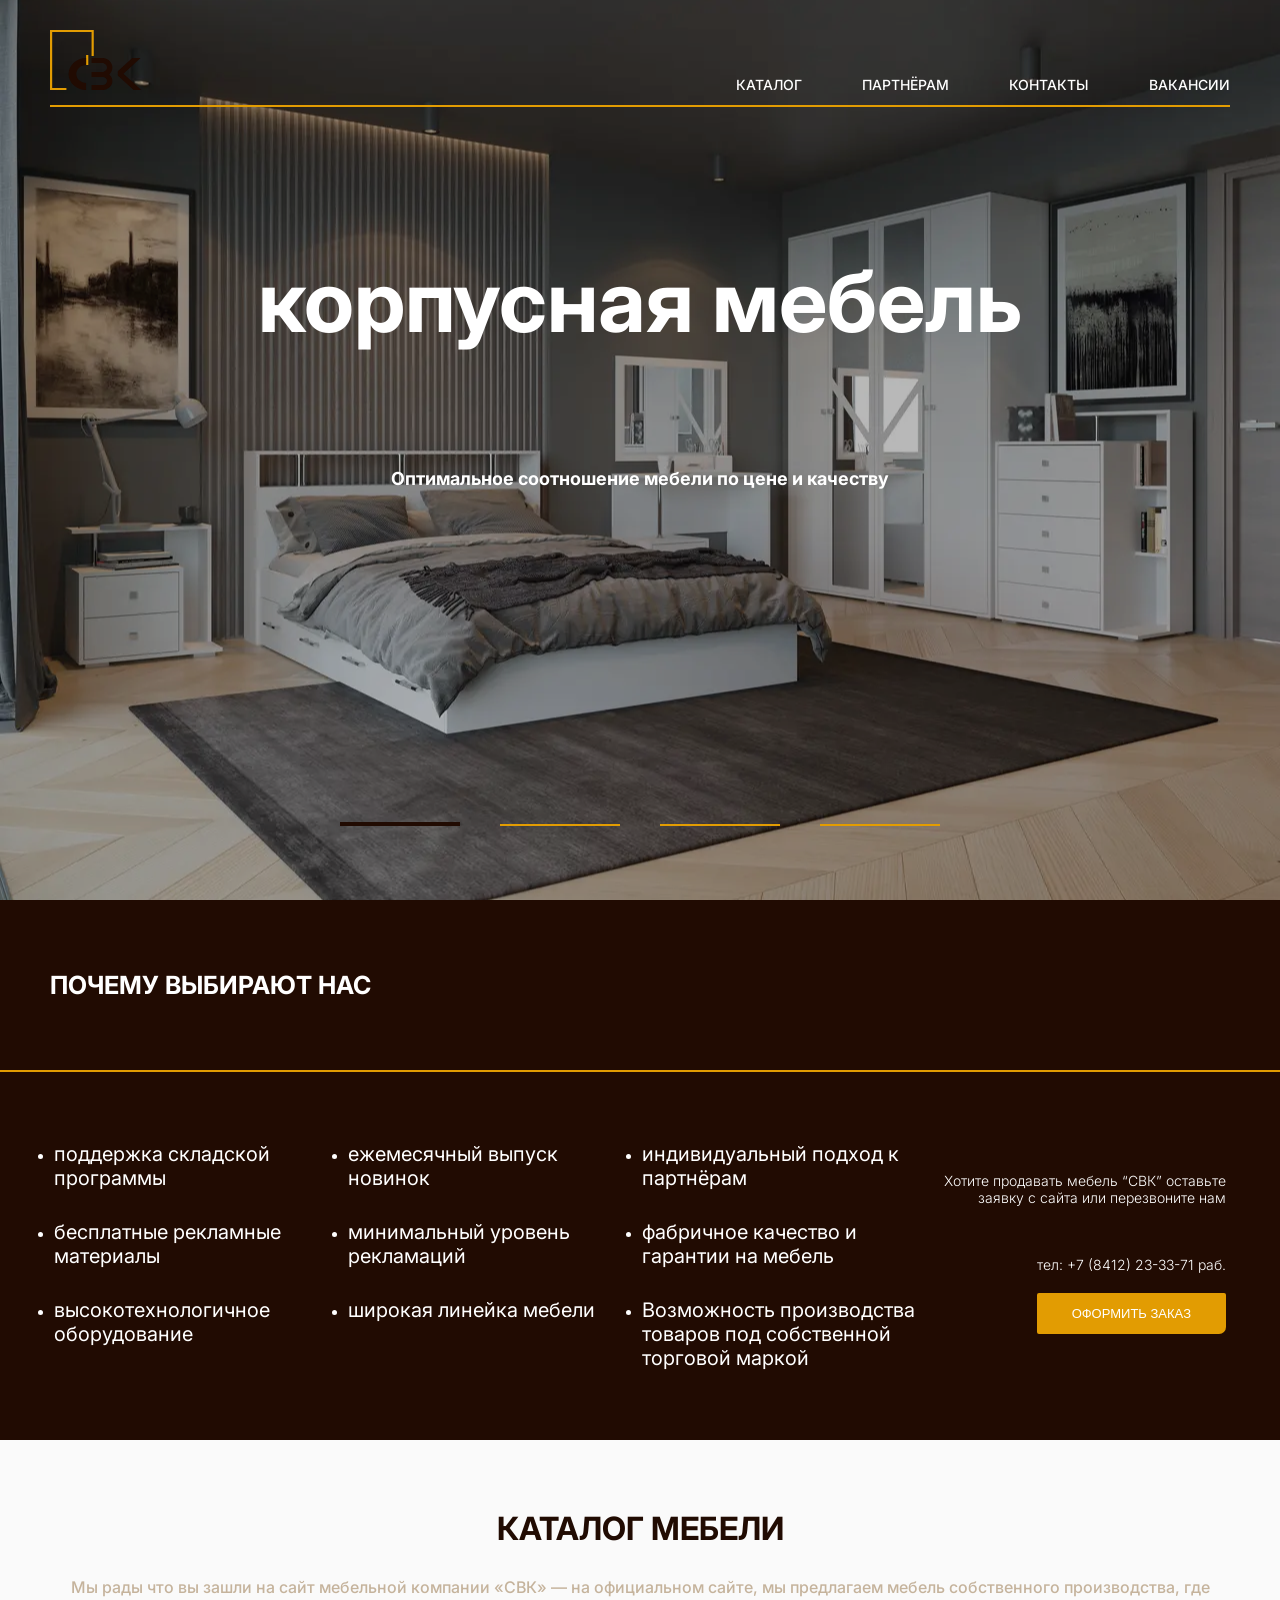
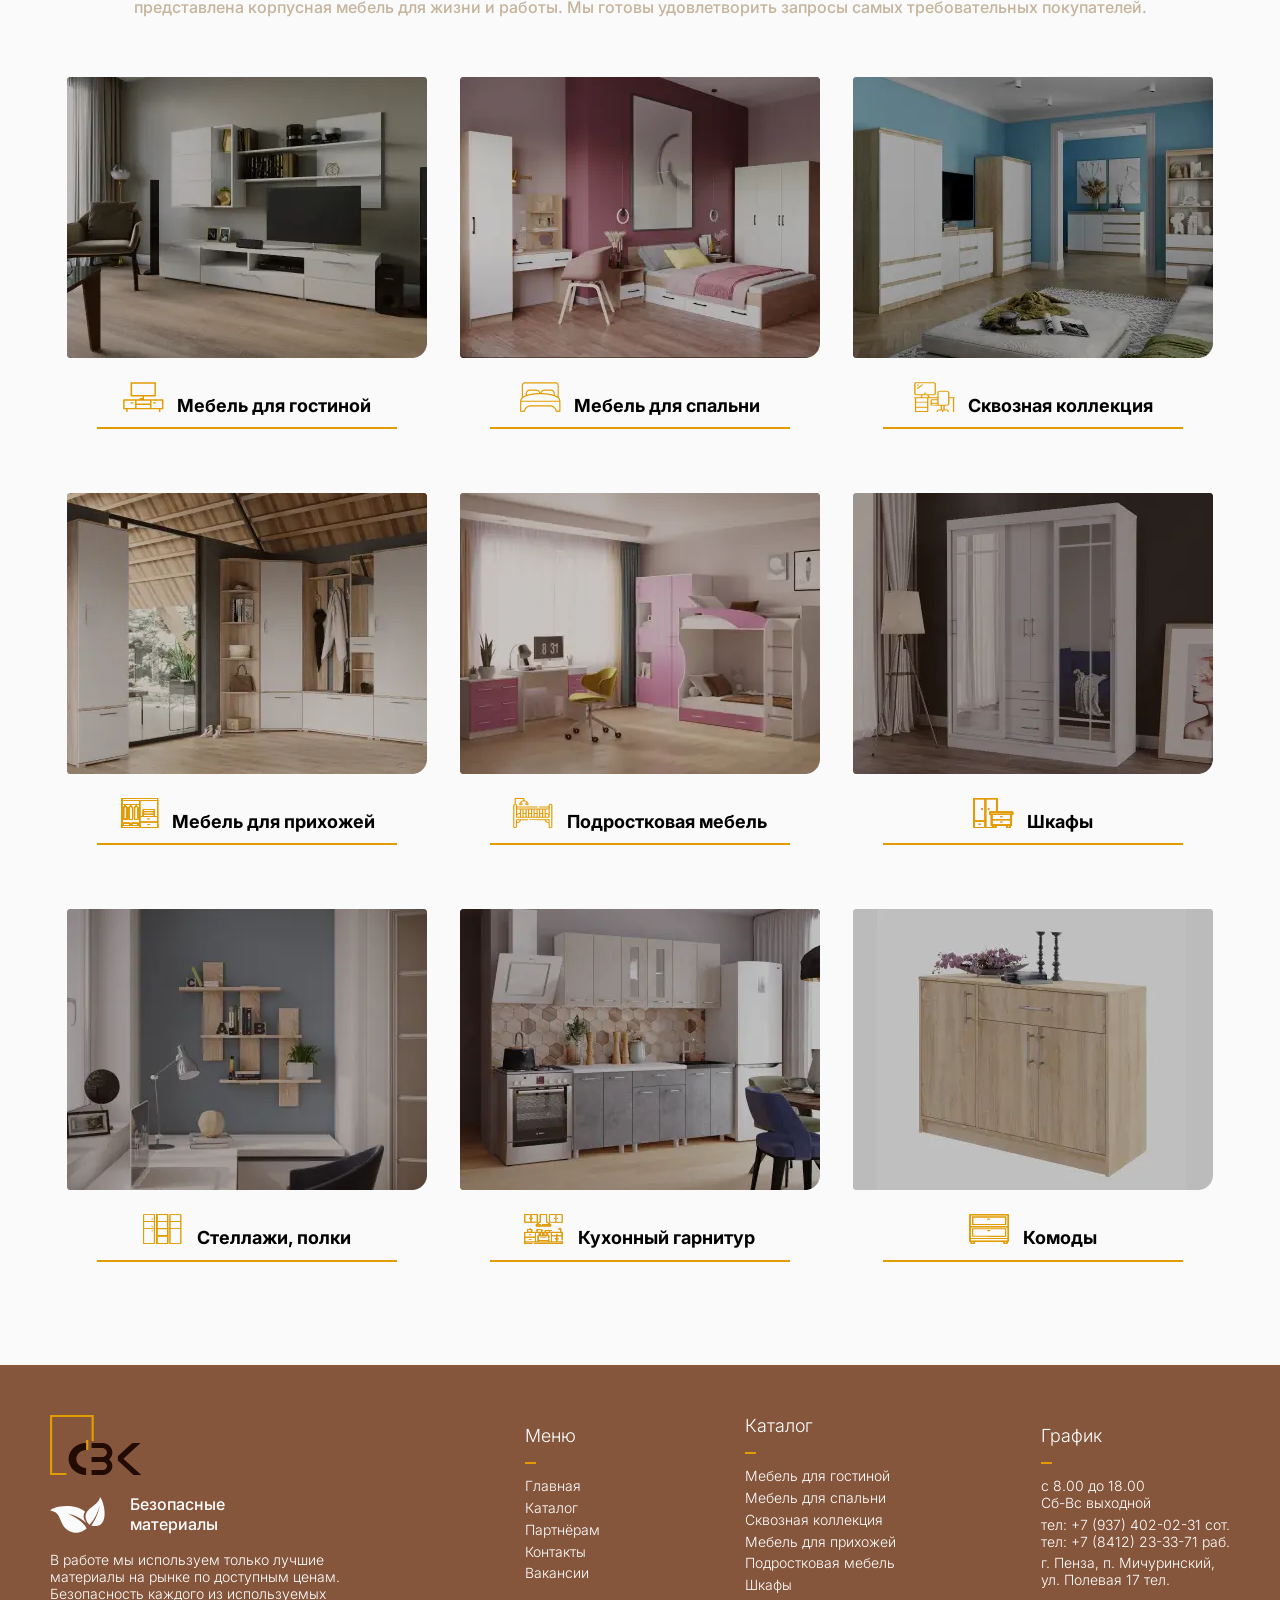
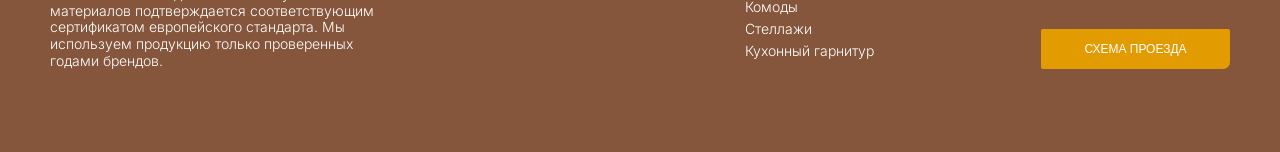
<file: index.html>
﻿<!DOCTYPE html>
<html lang="ru">

<head>
  <meta charset="UTF-8">
  <link rel="icon" href="imagis/1.ico" type="image/x-icon">
  <meta name="description" content="Производство и продажа качественной корпусной мебели для гостиной, спальни, 
  прихожей. Собственное производство, доступные цены. Доставка по Пензе и области.">
  <meta name="viewport" content="width=device-width, initial-scale=1.0">
  <meta http-equiv="X-UA-Compatible" content="IE=edge"> 
  <title>Мебельная компания СВК — корпусная мебель от производителя в Пензе</title>
  <link rel="shortcut icon" href="imagis/1.ico">
  <link rel="preconnect" href="https://fonts.googleapis.com">
  <link rel="preconnect" href="https://fonts.gstatic.com" crossorigin>
  <link href="https://fonts.googleapis.com/css2?family=Inter:wght@300;500;700&display=swap" rel="stylesheet">
  <link rel="stylesheet" href="https://cdn.jsdelivr.net/npm/swiper@10/swiper-bundle.min.css" />
  <link rel="stylesheet" href="css/style.css">
</head>
<!-- Yandex.Metrika counter -->
<script type="text/javascript">
    (function(m,e,t,r,i,k,a){
        m[i]=m[i]||function(){(m[i].a=m[i].a||[]).push(arguments)};
        m[i].l=1*new Date();
        for (var j = 0; j < document.scripts.length; j++) {if (document.scripts[j].src === r) { return; }}
        k=e.createElement(t),a=e.getElementsByTagName(t)[0],k.async=1,k.src=r,a.parentNode.insertBefore(k,a)
    })(window, document,'script','https://mc.yandex.ru/metrika/tag.js?id=109437270', 'ym');

    ym(109437270, 'init', {ssr:true, webvisor:true, clickmap:true, ecommerce:"dataLayer", referrer: document.referrer, url: location.href, accurateTrackBounce:true, trackLinks:true});
</script>
<noscript><div><img src="https://mc.yandex.ru/watch/109437270" style="position:absolute; left:-9999px;" alt="" /></div></noscript>
<!-- /Yandex.Metrika counter -->

<body>
  <div class="wrapper">
    <header class="header-main">
      <div class="container">
        <div class="header__inner">
          <a class="logo" href="index.html">
            <img class="logo__img" src="imagis/logo.svg" alt="Логотип мебельной компании СВК">
          </a>
          <nav class="menu">
            <button class="menu__btn">
                <span></span>
                <span></span>
                <span></span>
            </button>
            <ul class="menu__list">
              <li class="menu__list-item"><a class="menu__list-link" href="catalog.html">Каталог</a></li>
              <li class="menu__list-item"><a class="menu__list-link" href="advantages.html">Партнёрам</a></li>
              <li class="menu__list-item"><a class="menu__list-link" href="contacts.html">Контакты</a></li>
              <li class="menu__list-item"><a class="menu__list-link" href="vacancies.html">Вакансии</a></li>
            </ul>
          </nav>
        </div>
        <a class="line" href="#">
          <img loading="lazy" class="line__img" src="imagis/line.svg" alt="Декоративная золотая линия">
        </a>
      </div>
    </header>

    <main class="main">
      <section class="top">
        <div class="container">
          <h1 class="title">корпусная мебель</h1>
          <h4 class="title-text">Оптимальное соотношение мебели по цене и качеству</h4>
        </div>
      </section>

      <div class="slider">
        <div class="swiper">
          <div class="swiper-wrapper">
            <div class="swiper-slide" style="background-image: url(imagis/slide-1.webp);"></div>
            <div class="swiper-slide" style="background-image: url(imagis/slide-2.webp);"></div>
            <div class="swiper-slide" style="background-image: url(imagis/slide-3.webp);"></div>
            <div class="swiper-slide" style="background-image: url(imagis/slide-4.webp);"></div>
          </div>
          <div class="swiper-pagination"></div>
        </div>
      </div>

      <section class="choose">
        <div class="container">
          <h2 class="choose-inner">ПОЧЕМУ ВЫБИРАЮТ НАС</h2>
        </div>
      </section>

      <section class="us">
        <div class="container">
          <nav class="us__menu">
            <ul class="us__menu-list">
              <li class="us__menu__item"><p class="us__menu-link">поддержка складской программы</p></li>
              <li class="us__menu__item"><p class="us__menu-link">бесплатные рекламные материалы</p></li>
              <li class="us__menu__item"><p class="us__menu-link">высокотехнологичное оборудование</p></li>
            </ul>
            <ul class="us__menu-list">
              <li class="us__menu__item"><p class="us__menu-link">ежемесячный выпуск новинок</p></li>
              <li class="us__menu__item"><p class="us__menu-link">минимальный уровень рекламаций</p></li>
              <li class="us__menu__item"><p class="us__menu-link">широкая линейка мебели</p></li>
            </ul>
            <ul class="us__menu-list">
              <li class="us__menu__item"><p class="us__menu-link">индивидуальный подход к партнёрам</p></li>
              <li class="us__menu__item"><p class="us__menu-link">фабричное качество и гарантии на мебель</p></li>
              <li class="us__menu__item"><p class="us__menu-link">Возможность производства товаров под собственной торговой маркой</p></li>
            </ul>
            <ul class="us__menu-list">
              <li class="us__menu__item-button"><p class="us__menu-title">Хотите продавать мебель “СВК” оставьте заявку с сайта или перезвоните нам</p></li>
              <li class="us__menu__item-button"><p class="us__menu-title"><a href="tel:+78412233371">тел: +7 (8412) 23-33-71 раб.</a></p></li>
              <li class="us__menu__button"><button type="button" class="us__button"><a href="contacts.html">оформить заказ</a></button></li>
            </ul>
          </nav>
        </div>
      </section>

      <section class="important">
        <div class="container">
          <h2 class="section__title-index">КАТАЛОГ МЕБЕЛИ</h2>
          <p class="section__title-header-index">Мы рады что вы зашли на сайт мебельной компании «СВК» — на официальном сайте, мы предлагаем мебель собственного производства, где представлена корпусная мебель для жизни и работы. Мы готовы удовлетворить запросы самых требовательных покупателей.</p>
          
          <ul class="important__list">
            <li class="important__item">
              <img loading="lazy" class="important__item-img" src="imagis/imp-1.webp" alt="мебель для гостиной, гостинные гарнитуры">
              <h4 class="important__item-text">
                <img loading="lazy" src="./imagis/ikon-1.svg" alt="Мебель для гостиной"> <a class="important__item-text" href="catalog.html">Мебель для гостиной</a>
              </h4>
              <img loading="lazy" class="important__item-svg benefits__card-line" src="imagis/line yellow.svg" alt="Золотая жёлтая линия">
            </li>
            <li class="important__item">
              <img loading="lazy" class="important__item-img" src="imagis/imp-2.webp" alt="мебель для гостиной, спальни, кровати, комоды, шкафы">
              <h4 class="important__item-text">
                <img loading="lazy" src="./imagis/ikon-2.svg" alt="Мебель для спальни"> <a class="important__item-text" href="catalog.html">Мебель для спальни</a>
              </h4>
              <img loading="lazy" class="important__item-svg benefits__card-line" src="imagis/line yellow.svg" alt="Золотая жёлтая линия">
            </li>
            <li class="important__item">
              <img loading="lazy" class="important__item-img" src="imagis/imp-3.webp" alt="мебель для гостиной, сквозная коллекция, шкафы, комоды, стеллажи, полки">
              <h4 class="important__item-text">
                <img loading="lazy" src="./imagis/ikon-3.svg" alt="Сквозная коллекция"> <a class="important__item-text" href="catalog.html">Сквозная коллекция</a>
              </h4>
              <img loading="lazy" class="important__item-svg benefits__card-line" src="imagis/line yellow.svg" alt="Золотая жёлтая линия">
            </li>
          </ul>
          <ul class="important__list">
            <li class="important__item">
              <img loading="lazy" class="important__item-img" src="imagis/imp-4.webp" alt="мебель для гостиной, прихожая, шкафы">
              <h4 class="important__item-text">
                <img loading="lazy" src="./imagis/ikon-4.svg" alt="Мебель для прихожей"> <a class="important__item-text" href="catalog.html">Мебель для прихожей</a>
              </h4>
              <img loading="lazy" class="important__item-svg benefits__card-line" src="imagis/line yellow.svg" alt="Золотая жёлтая линия">
            </li>
            <li class="important__item">
              <img loading="lazy" class="important__item-img" src="imagis/imp-5.webp" alt="мебель для гостиной, подростковая мебель">
              <h4 class="important__item-text">
                <img loading="lazy" src="./imagis/ikon-5.svg" alt="Подростковая мебель"> <a class="important__item-text" href="catalog.html">Подростковая мебель</a>
              </h4>
              <img loading="lazy" class="important__item-svg benefits__card-line" src="imagis/line yellow.svg" alt="Золотая жёлтая линия">
            </li>
            <li class="important__item">
              <img loading="lazy" class="important__item-img" src="imagis/imp-6.webp" alt="мебель для гостиной, шкаф-купе, шкафы для одежды">
              <h4 class="important__item-text">
                <img loading="lazy" src="./imagis/ikon-6.svg" alt="Шкафы"> <a class="important__item-text" href="catalog.html">Шкафы</a>
              </h4>
              <img loading="lazy" class="important__item-svg benefits__card-line" src="imagis/line yellow.svg" alt="Золотая жёлтая линия">
            </li>
          </ul>
          <ul class="important__list">
            <li class="important__item">
              <img loading="lazy" class="important__item-img" src="imagis/imp-8.webp" alt="мебель для гостиной, стеллажи, полки">
              <h4 class="important__item-text">
                <img loading="lazy" src="./imagis/ikon-8.svg"> <a class="important__item-text" href="catalog.html">Стеллажи, полки</a>
              </h4>
              <img loading="lazy" class="important__item-svg benefits__card-line" src="imagis/line yellow.svg" alt="Золотая жёлтая линия">
            </li>
            <li class="important__item">
              <img loading="lazy" class="important__item-img" src="imagis/imp-9.webp" alt="мебель для гостиной, кухонный гарнитур">
              <h4 class="important__item-text">
                <img loading="lazy" src="./imagis/ikon-9.svg"> <a class="important__item-text" href="catalog.html">Кухонный гарнитур</a>
              </h4>
              <img loading="lazy" class="important__item-svg benefits__card-line" src="imagis/line yellow.svg" alt="Золотая жёлтая линия">
            </li>
            <li class="important__item">
              <img loading="lazy" class="important__item-img" src="imagis/imp-7.webp" alt="мебель для гостиной, комоды">
              <h4 class="important__item-text">
                <img loading="lazy" src="./imagis/ikon-7.svg"> <a class="important__item-text" href="catalog.html">Комоды</a>
              </h4>
              <img loading="lazy" class="important__item-svg benefits__card-line" src="imagis/line yellow.svg" alt="Золотая жёлтая линия">
            </li>
          </ul>
        </div>
      </section>
    </main>

    <footer class="footer">
      <div class="container">
        <nav class="footer__menu">
          <ul class="footer__menu-list">
            <li class="footer__menu-item">
              <img src="imagis/logo.svg" alt="Логотип мебельной компании СВК подвал" class="footer__menu-title">
            </li>
            <li class="footer__menu-item"><p class="footer__menu-title-Sheet">Безопасные <br> материалы</p></li>
            <li class="footer__menu-item"><p class="footer__menu-link-Sheet">В работе мы используем только лучшие материалы на рынке по доступным ценам. Безопасность каждого из используемых материалов подтверждается соответствующим сертификатом европейского стандарта. Мы используем продукцию только проверенных годами брендов.</p></li>
          </ul>
          <ul class="footer__menu-list">
            <li class="footer__menu-item"><p class="footer__menu-title"></p></li>
            <li class="footer__menu-item"><p class="footer__menu-title">Меню</p></li>
            <li class="footer__menu-item"><img loading="lazy" src="imagis/line yellow1.svg" alt="Декоративная сине-жёлтая линия" class="footer__menu-title"></li>
            <li class="footer__menu-item"><a href="index.html" class="footer__menu-link">Главная</a></li>
            <li class="footer__menu-item"><a href="catalog.html" class="footer__menu-link">Каталог</a></li>
            <li class="footer__menu-item"><a href="advantages.html" class="footer__menu-link">Партнёрам</a></li>
            <li class="footer__menu-item"><a href="contacts.html" class="footer__menu-link">Контакты</a></li>
            <li class="footer__menu-item"><a href="vacancies.html" class="footer__menu-link">Вакансии</a></li>
          </ul>
          <ul class="footer__menu-list">
            <li class="footer__menu-item"><p class="footer__menu-title">Каталог</p></li>
            <li class="footer__menu-item"><img loading="lazy" src="imagis/line yellow1.svg" alt="Декоративная сине-жёлтая линия" class="footer__menu-title"></li>
            <li class="footer__menu-item"><a href="catalog.html" class="footer__menu-link">Мебель для гостиной</a></li>
            <li class="footer__menu-item"><a href="catalog.html" class="footer__menu-link">Мебель для спальни</a></li>
            <li class="footer__menu-item"><a href="catalog.html" class="footer__menu-link">Сквозная коллекция</a></li>
            <li class="footer__menu-item"><a href="catalog.html" class="footer__menu-link">Мебель для прихожей</a></li>
            <li class="footer__menu-item"><a href="catalog.html" class="footer__menu-link">Подростковая мебель</a></li>
            <li class="footer__menu-item"><a href="catalog.html" class="footer__menu-link">Шкафы</a></li>
            <li class="footer__menu-item"><a href="catalog.html" class="footer__menu-link">Комоды</a></li>
            <li class="footer__menu-item"><a href="catalog.html" class="footer__menu-link">Стеллажи</a></li>
            <li class="footer__menu-item"><a href="catalog.html" class="footer__menu-link">Кухонный гарнитур</a></li>
          </ul>
          <ul class="footer__menu-list">
            <li class="footer__menu-item"><p class="footer__menu-title"></p></li>
            <li class="footer__menu-item"><p class="footer__menu-title">График</p></li>
            <li class="footer__menu-item"><img loading="lazy" src="imagis/line yellow1.svg" alt="Декоративная сине-жёлтая линия" class="footer__menu-title"></li>
            <li class="footer__menu-item"><p class="footer__menu-link-Sheet">с 8.00 до 18.00<br>Сб-Вс выходной</p></li>
            <li class="footer__menu-item"><p class="footer__menu-link-Sheet"><a href="tel:+79374020231">тел: +7 (937) 402-02-31 сот.</a><br><a href="tel:+78412233371">тел: +7 (8412) 23-33-71 раб.</a></p></li>
            <li class="footer__menu-item"><p class="footer__menu-link-Sheet">г. Пенза, п. Мичуринский,<br>ул. Полевая 17 тел.</p></li>
            <li class="footer__menu-item"><button type="button" class="footer1__button"><a href="contacts.html">схема проезда</a></button></li>
          </ul>
        </nav>
      </div>
    </footer>
  </div>

  <script src="https://cdn.jsdelivr.net/npm/swiper@10/swiper-bundle.min.js"></script>
  <script src="js/main.js"></script>
</body>
</html>
</file>
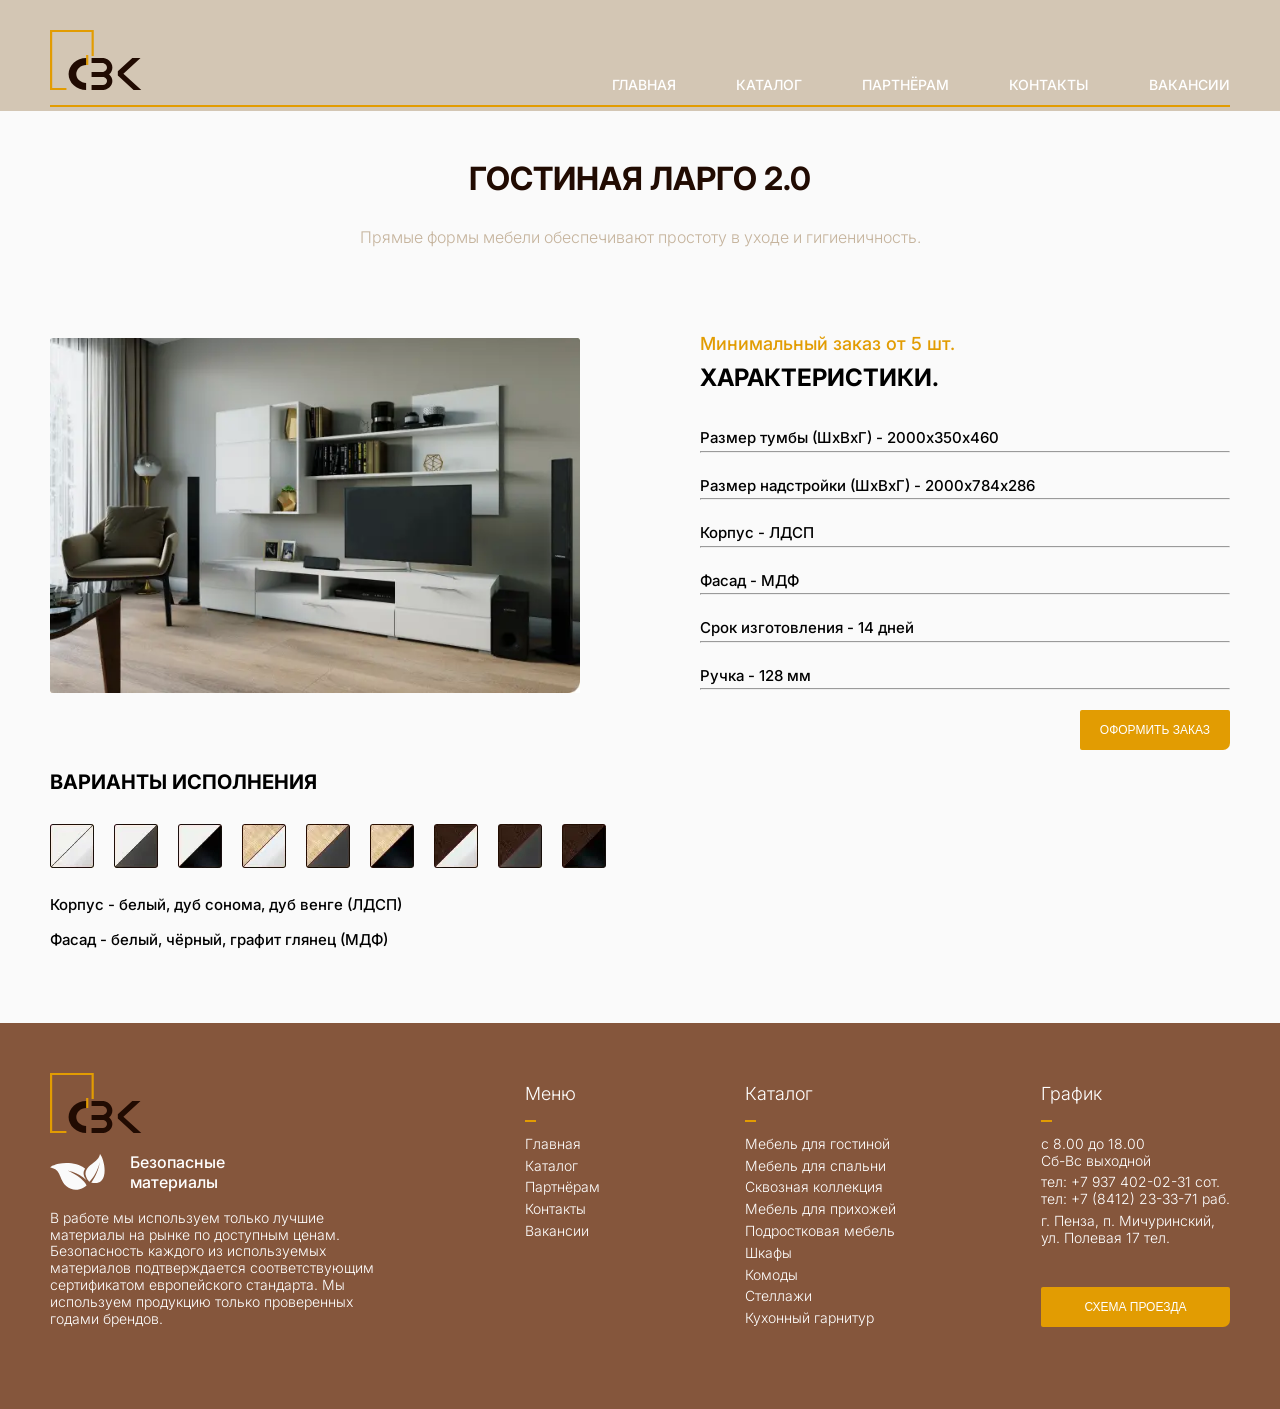
<file: 1.1_living_room_Largo 2.0.html>
﻿<!DOCTYPE html>
<html lang="ru">

<head>
  <meta charset="UTF-8">
  <meta name="description" content="Прямые формы, корпус ЛДСП, фасад МДФ. 
  Размеры тумбы 2000х350х460, надстройки 2000х784х286. Цвета на выбор. Минимальный заказ от 5 шт.">
  <meta name="viewport" content="width=device-width, initial-scale=1.0">
  <meta http-equiv="X-UA-Compatible" content="IE=edge"> 
  <title>Гостиная Ларго 2.0 — модульная система для гостиной | СВК</title>
  <link rel="shortcut icon" href="imagis/1.ico">
  <link rel="preconnect" href="https://fonts.googleapis.com">
  <link rel="preconnect" href="https://fonts.gstatic.com" crossorigin>
  <link href="https://fonts.googleapis.com/css2?family=Inter:wght@300;500;700&display=swap" rel="stylesheet">
  <link rel="stylesheet" href="css/style.css">
</head>
<!-- Yandex.Metrika counter -->
<script type="text/javascript">
    (function(m,e,t,r,i,k,a){
        m[i]=m[i]||function(){(m[i].a=m[i].a||[]).push(arguments)};
        m[i].l=1*new Date();
        for (var j = 0; j < document.scripts.length; j++) {if (document.scripts[j].src === r) { return; }}
        k=e.createElement(t),a=e.getElementsByTagName(t)[0],k.async=1,k.src=r,a.parentNode.insertBefore(k,a)
    })(window, document,'script','https://mc.yandex.ru/metrika/tag.js?id=109437270', 'ym');

    ym(109437270, 'init', {ssr:true, webvisor:true, clickmap:true, ecommerce:"dataLayer", referrer: document.referrer, url: location.href, accurateTrackBounce:true, trackLinks:true});
</script>
<noscript><div><img src="https://mc.yandex.ru/watch/109437270" style="position:absolute; left:-9999px;" alt="" /></div></noscript>
<!-- /Yandex.Metrika counter -->

<body>
  <div class="wrapper">
    <header class="header"> 
      <div class="container">
        <div class="header__inner">
          <a class="logo" href="index.html">
            <img class="logo__img" src="imagis/logo.svg" alt="Логотип мебельной компании СВК">
          </a>
          <nav class="menu">
            <button class="menu__btn">
              <span></span>
              <span></span>
              <span></span>
            </button>
            <ul class="menu__list">
              <li class="menu__list-item"><a class="menu__list-link" href="index.html">Главная</a></li>
              <li class="menu__list-item"><a class="menu__list-link" href="catalog.html">Каталог</a></li>
              <li class="menu__list-item"><a class="menu__list-link" href="advantages.html">Партнёрам</a></li>
              <li class="menu__list-item"><a class="menu__list-link" href="contacts.html">Контакты</a></li>
              <li class="menu__list-item"><a class="menu__list-link" href="vacancies.html">Вакансии</a></li>
            </ul>
          </nav>
        </div>
        <a class="line" href="#">
          <img loading="lazy" class="line__img" src="imagis/line.svg" alt="Декоративная золотая линия">
        </a>
      </div>
    </header>

    <main class="main">
      <section class="catalog">
        <div class="container">
          <h2 class="section-title">ГОСТИНАЯ ЛАРГО 2.0</h2>
          <p class="section-title-header">Прямые формы мебели обеспечивают простоту в уходе и гигиеничность.</p>
        </div>
      </section>

      <section class="blog">
        <div class="container">
          <div class="blog__items">
            <div class="blog__item">
              <img class="blog__item-img" src="imagis/blog-1.webp" alt="Интерьер гостиной Ларго 2.0, модульная система для гостиной, 
              мебель для гостиной, мебель для зала, мебель для гостиной на заказ, 
              мебель для зала на заказ, модульная система для гостиной на заказ">
            </div>
            <div class="blog__item">
              <div class="dlod-text">
                <p class="blog__item-title-yeiiow">Минимальный заказ от 5 шт.</p>
                <h3 class="blog__item-title">Характеристики.</h3>
                <p class="blog__item-title-text">Размер тумбы (ШхВхГ) - 2000х350х460</p><hr>
                <p class="blog__item-title-text">Размер надстройки (ШхВхГ) - 2000х784х286</p><hr>
                <p class="blog__item-title-text">Корпус - ЛДСП</p><hr>
                <p class="blog__item-title-text">Фасад - МДФ</p><hr>
                <p class="blog__item-title-text">Срок изготовления - 14 дней</p><hr>
                <p class="blog__item-title-text">Ручка - 128 мм</p><hr>
                <div class="blog-button__item">
                  <button type="button" class="blog-button__text"><a href="contacts.html">оформить заказ</a></button>
                </div>
              </div>
            </div>
          </div> <!-- закрытие blog__items -->
        </div>
      </section>

      <section class="color">
        <div class="container">
          <nav class="color-menu">
            <h3 class="blog__item-title-img">Варианты исполнения</h3>
            <ul class="color-menu__list">
              <li class="color-menu__list-item">
                <img loading="lazy" class="color__item-img" src="imagis/color-1.webp" alt="Вариант цвета: белый/МДФ белый глянец">
              </li>
              <li class="color-menu__list-item">
                <img loading="lazy" class="color__item-img" src="imagis/color-2.webp" alt="Вариант цвета: белый/серый графит МДФ">
              </li>
              <li class="color-menu__list-item">
                <img loading="lazy" class="color__item-img" src="imagis/color-3.webp" alt="Вариант цвета: белый/чёрный глянец МДФ">
              </li>
              <li class="color-menu__list-item">
                <img loading="lazy" class="color__item-img" src="imagis/color-4.webp" alt="Вариант цвета: дуб сонома/МДФ белый глянец">
              </li>
              <li class="color-menu__list-item">
                <img loading="lazy" class="color__item-img" src="imagis/color-5.webp" alt="Вариант цвета: дуб сонома/серый графит МДФ">
              </li>
              <li class="color-menu__list-item">
                <img loading="lazy" class="color__item-img" src="imagis/color-6.webp" alt="Вариант цвета: дуб сонома/чёрный глянец МДФ">
              </li>
              <li class="color-menu__list-item">
                <img loading="lazy" class="color__item-img" src="imagis/color-7.webp" alt="Вариант цвета: венге/МДФ белый глянец">
              </li>
              <li class="color-menu__list-item">
                <img loading="lazy" class="color__item-img" src="imagis/color-8.webp" alt="Вариант цвета: венге/серый графит МДФ">
              </li>
              <li class="color-menu__list-item">
                <img loading="lazy" class="color__item-img" src="imagis/color-9.webp" alt="Вариант цвета: венге/чёрный глянец МДФ">
              </li>
            </ul>
          </nav>
        </div>
      </section>

      <section class="facade">
        <div class="container">
          <div class="fasde-item">
            <p class="facade-text">Корпус - белый, дуб сонома, дуб венге (ЛДСП)</p>
            <p class="facade-text">Фасад - белый, чёрный, графит глянец (МДФ)</p>
          </div>
        </div>
      </section>
    </main>

    <footer class="footer">
      <div class="container">
        <nav class="footer__menu">
          <ul class="footer__menu-list">
            <li class="footer__menu-item">
              <img src="imagis/logo.svg" alt="Логотип мебельной компании СВК подвал" class="footer__menu-title">
            </li>
            <li class="footer__menu-item">
              <p class="footer__menu-title-Sheet">Безопасные <br> материалы</p>
            </li>
            <li class="footer__menu-item">
              <p class="footer__menu-link-Sheet">В работе мы используем только лучшие материалы
                на рынке по доступным ценам. Безопасность каждого из используемых
                материалов подтверждается соответствующим сертификатом европейского
                стандарта. Мы используем продукцию только проверенных
                годами брендов.</p>
            </li>
          </ul>
          <ul class="footer__menu-list">
            <li class="footer__menu-item"><p class="footer__menu-title"></p></li>
            <li class="footer__menu-item"><p class="footer__menu-title">Меню</p></li>
            <li class="footer__menu-item"><img loading="lazy" src="imagis/line yellow1.svg" alt="Декоративная сине-жёлтая линия" class="footer__menu-title"></li>
            <li class="footer__menu-item"><a href="index.html" class="footer__menu-link">Главная</a></li>
            <li class="footer__menu-item"><a href="catalog.html" class="footer__menu-link">Каталог</a></li>
            <li class="footer__menu-item"><a href="advantages.html" class="footer__menu-link">Партнёрам</a></li>
            <li class="footer__menu-item"><a href="contacts.html" class="footer__menu-link">Контакты</a></li>
            <li class="footer__menu-item"><a href="vacancies.html" class="footer__menu-link">Вакансии</a></li>
          </ul>
          <ul class="footer__menu-list">
            <li class="footer__menu-item"><p class="footer__menu-title"></p></li>
            <li class="footer__menu-item"><p class="footer__menu-title">Каталог</p></li>
            <li class="footer__menu-item"><img loading="lazy" src="imagis/line yellow1.svg" alt="Декоративная сине-жёлтая линия" class="footer__menu-title"></li>
            <li class="footer__menu-item"><a href="catalog.html" class="footer__menu-link">Мебель для гостиной</a></li>
            <li class="footer__menu-item"><a href="catalog.html" class="footer__menu-link">Мебель для спальни</a></li>
            <li class="footer__menu-item"><a href="catalog.html" class="footer__menu-link">Сквозная коллекция</a></li>
            <li class="footer__menu-item"><a href="catalog.html" class="footer__menu-link">Мебель для прихожей</a></li>
            <li class="footer__menu-item"><a href="catalog.html" class="footer__menu-link">Подростковая мебель</a></li>
            <li class="footer__menu-item"><a href="catalog.html" class="footer__menu-link">Шкафы</a></li>
            <li class="footer__menu-item"><a href="catalog.html" class="footer__menu-link">Комоды</a></li>
            <li class="footer__menu-item"><a href="catalog.html" class="footer__menu-link">Стеллажи</a></li>
            <li class="footer__menu-item"><a href="catalog.html" class="footer__menu-link">Кухонный гарнитур</a></li>
          </ul>
          <ul class="footer__menu-list">
            <li class="footer__menu-item"><p class="footer__menu-title"></p></li>
            <li class="footer__menu-item"><p class="footer__menu-title">График</p></li>
            <li class="footer__menu-item"><img loading="lazy" src="imagis/line yellow1.svg" alt="Декоративная сине-жёлтая линия" class="footer__menu-title"></li>
            <li class="footer__menu-item"><p class="footer__menu-link-Sheet">с 8.00 до 18.00 <br> Сб-Вс выходной</p></li>
            <li class="footer__menu-item">
              <p class="footer__menu-link-Sheet">тел: +7 937 402-02-31 сот.<br>тел: +7 (8412) 23-33-71 раб.</p>
            </li>
            <li class="footer__menu-item"><p class="footer__menu-link-Sheet">г. Пенза, п. Мичуринский, <br> ул. Полевая 17 тел.</p></li>
            <li class="footer__menu-item"><button type="button" class="footer1__button"><a href="contacts.html">схема проезда</a></button></li>
          </ul>
        </nav>
      </div>
    </footer>
  </div>

  <script src="https://cdn.jsdelivr.net/npm/swiper@10/swiper-bundle.min.js"></script>
  <script src="js/main.js"></script>
</body>
</html>
</file>
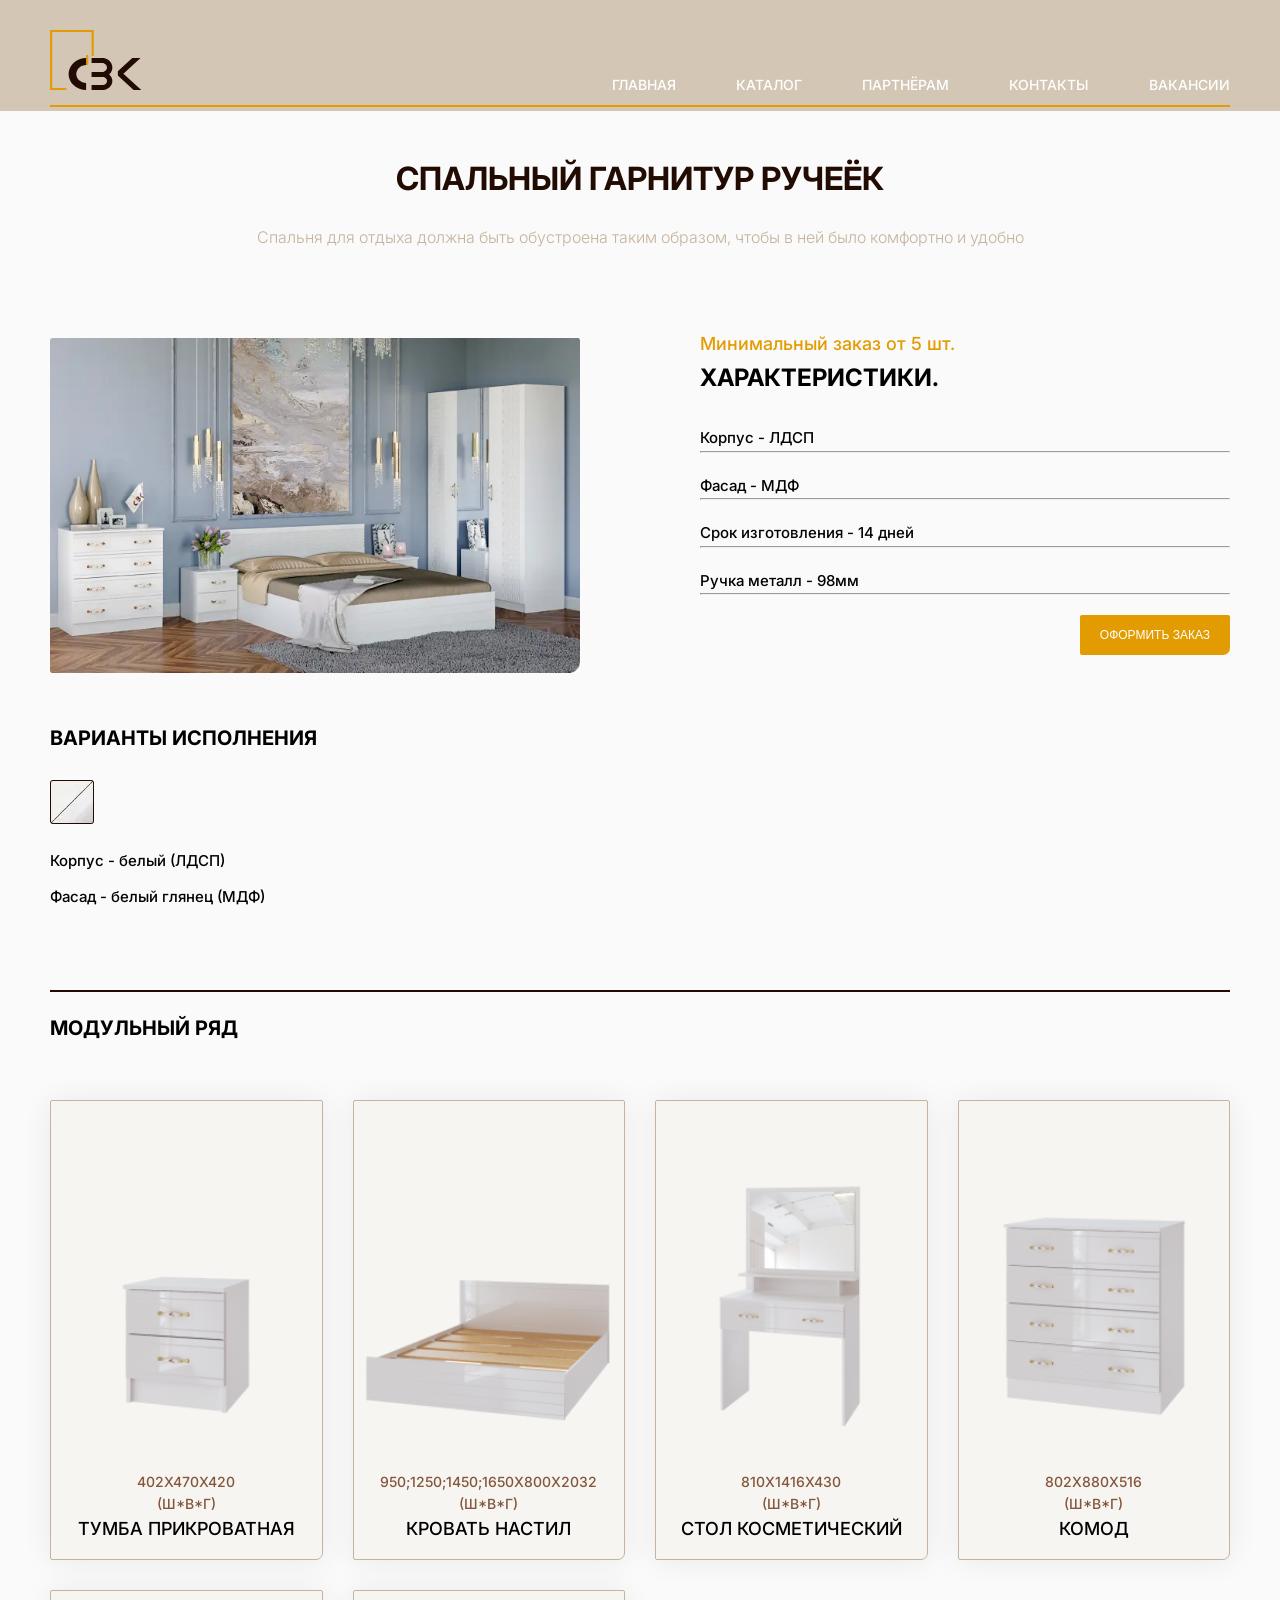
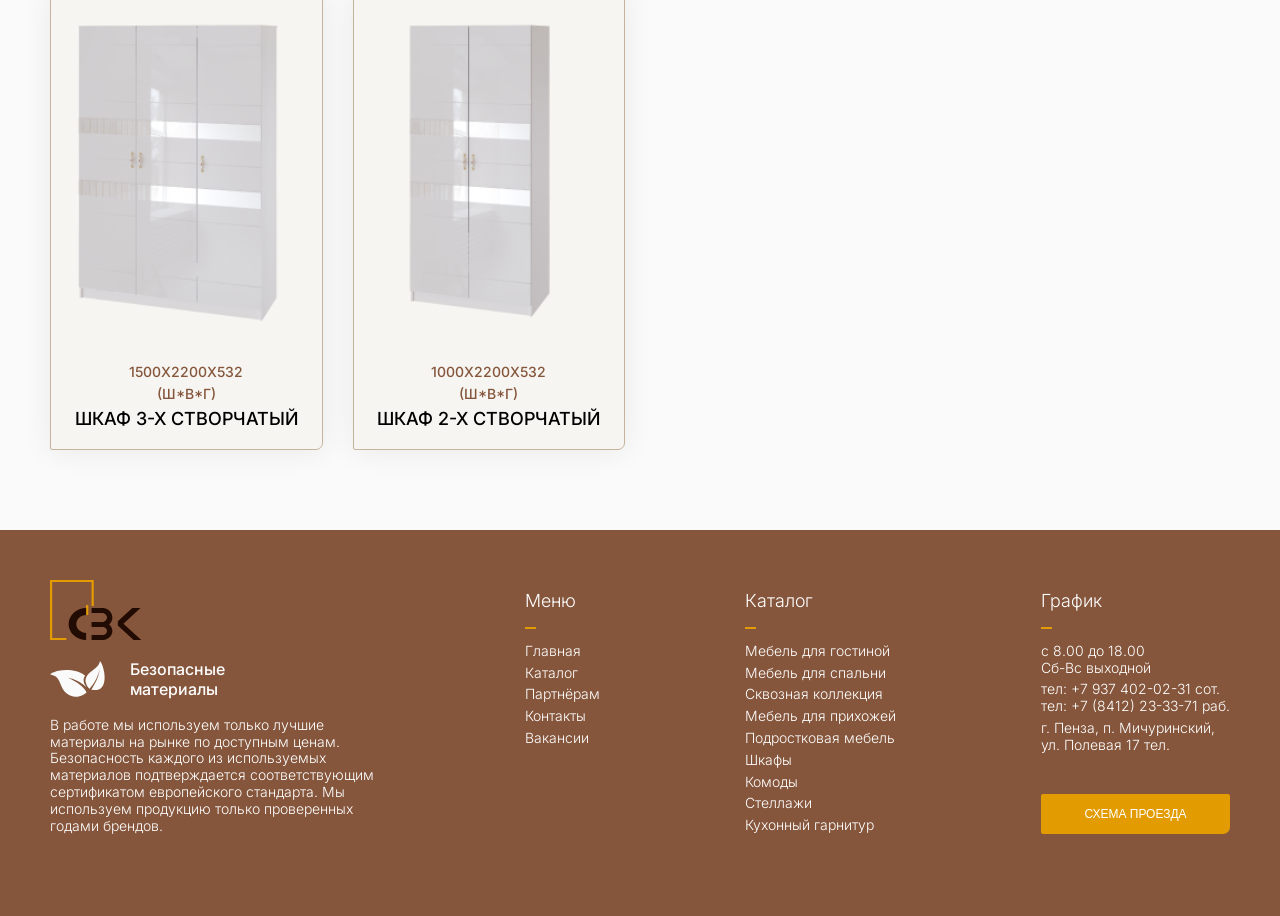
<file: 2.1_sleeping_set_trickle.html>
﻿<!DOCTYPE html>
<html lang="ru">

<head>
  <meta charset="UTF-8">
  <link rel="icon" href="imagis/1.ico" type="image/x-icon">
  <meta name="description" content="Набор: кровать, тумбы, комод, шкаф. Корпус ЛДСП, фасад МДФ. Размеры, цвета на выбор. Оптом от 5 комплектов.">
  <meta name="viewport" content="width=device-width, initial-scale=1.0">
  <meta http-equiv="X-UA-Compatible" content="IE=edge"> 
  <title>Спальный гарнитур Ручеёк — мебель для спальни от производителя | СВК</title>
  <link rel="shortcut icon" href="imagis/1.ico">
  <link rel="preconnect" href="https://fonts.googleapis.com">
  <link rel="preconnect" href="https://fonts.gstatic.com" crossorigin>
  <link href="https://fonts.googleapis.com/css2?family=Inter:wght@300;500;700&display=swap" rel="stylesheet">
  <link rel="stylesheet" href="css/style.css">
</head>
<!-- Yandex.Metrika counter -->
<script type="text/javascript">
    (function(m,e,t,r,i,k,a){
        m[i]=m[i]||function(){(m[i].a=m[i].a||[]).push(arguments)};
        m[i].l=1*new Date();
        for (var j = 0; j < document.scripts.length; j++) {if (document.scripts[j].src === r) { return; }}
        k=e.createElement(t),a=e.getElementsByTagName(t)[0],k.async=1,k.src=r,a.parentNode.insertBefore(k,a)
    })(window, document,'script','https://mc.yandex.ru/metrika/tag.js?id=109437270', 'ym');

    ym(109437270, 'init', {ssr:true, webvisor:true, clickmap:true, ecommerce:"dataLayer", referrer: document.referrer, url: location.href, accurateTrackBounce:true, trackLinks:true});
</script>
<noscript><div><img src="https://mc.yandex.ru/watch/109437270" style="position:absolute; left:-9999px;" alt="" /></div></noscript>
<!-- /Yandex.Metrika counter -->

<body>
  <div class="wrapper">
    <header class="header">
      <div class="container">
        <div class="header__inner">
          <a class="logo" href="index.html">
            <img class="logo__img" src="imagis/logo.svg" alt="Логотип мебельной компании СВК">
          </a>
          <nav class="menu">
            <button class="menu__btn">
              <span></span>
              <span></span>
              <span></span>
            </button>
            <ul class="menu__list">
              <li class="menu__list-item"><a class="menu__list-link" href="index.html">Главная</a></li>
              <li class="menu__list-item"><a class="menu__list-link" href="catalog.html">Каталог</a></li>
              <li class="menu__list-item"><a class="menu__list-link" href="advantages.html">Партнёрам</a></li>
              <li class="menu__list-item"><a class="menu__list-link" href="contacts.html">Контакты</a></li>
              <li class="menu__list-item"><a class="menu__list-link" href="vacancies.html">Вакансии</a></li>
            </ul>
          </nav>
        </div>
        <a class="line" href="#">
          <img loading="lazy" class="line__img" src="imagis/line.svg" alt="Декоративная золотая линия">
        </a>
      </div>
    </header>

    <main class="main">
      <section class="catalog">
        <div class="container">
          <h2 class="section-title">СПАЛЬНЫЙ ГАРНИТУР РУЧЕЁК</h2>
          <p class="section-title-header">Спальня для отдыха должна быть обустроена таким образом, чтобы в ней было комфортно и удобно</p>
        </div>
      </section>

      <section class="blog">
        <div class="container">
          <div class="blog__items">
            <div class="blog__item">
              <img class="blog__item-img" src="imagis/blog-4.webp" alt="Спальный гарнитур Ручеёк, кровать и тумбы">
            </div>
            <div class="blog__item">
              <div class="dlod-text">
                <p class="blog__item-title-yeiiow">Минимальный заказ от 5 шт.</p>
                <h3 class="blog__item-title">Характеристики.</h3>
                <p class="blog__item-title-text">Корпус - ЛДСП</p><hr>
                <p class="blog__item-title-text">Фасад - МДФ</p><hr>
                <p class="blog__item-title-text">Срок изготовления - 14 дней</p><hr>
                <p class="blog__item-title-text">Ручка металл - 98мм</p><hr>
                <div class="blog-button__item">
                  <button type="button" class="blog-button__text"><a href="contacts.html">оформить заказ</a></button>
                </div>
              </div>
            </div>
          </div> <!-- закрытие blog__items -->
        </div>
      </section>

      <section class="color">
        <div class="container">
          <nav class="color-menu">
            <h3 class="blog__item-title-img">Варианты исполнения</h3>
            <ul class="color-menu__list">
              <li class="color-menu__list-item">
                <img loading="lazy" class="color__item-img" src="imagis/color-1.webp" alt="Вариант цвета: белый/МДФ белый глянец">
              </li>
            </ul>
          </nav>
        </div>
      </section>

      <section class="facade">
        <div class="container">
          <div class="fasde-item">
            <p class="facade-text">Корпус - белый (ЛДСП)</p>
            <p class="facade-text">Фасад - белый глянец (МДФ)</p>
          </div>
        </div>
      </section>

      <section class="set">
        <div class="container">
          <div class="set-item__line">
            <p><img loading="lazy" class="line__img" src="imagis/line brown.svg" alt="Декоративная коричневая линия"></p>
            <h3 class="blog__item-title-img">Модульный ряд</h3>
          </div>
          <ul class="set-item">
            <li class="set-card">
              <img loading="lazy" class="set-card__img" src="imagis/set_1.3.png" alt="Тумба прикроватная">
              <div class="set-card__content">
                <p class="set-card__text">402х470х420</p>
                <p class="set-card__text">(Ш*В*Г)</p>
                <h4 class="set-card__title">Тумба прикроватная</h4>
              </div>
            </li>
            <li class="set-card">
              <img loading="lazy" class="set-card__img" src="imagis/set_1.4.png" alt="Кровать настил">
              <div class="set-card__content">
                <p class="set-card__text">950;1250;1450;1650х800х2032</p>
                <p class="set-card__text">(Ш*В*Г)</p>
                <h4 class="set-card__title">КРОВАТЬ НАСТИЛ</h4>
              </div>
            </li>
            <li class="set-card">
              <img loading="lazy" class="set-card__img" src="imagis/set_1.5.png" alt="Стол косметический">
              <div class="set-card__content">
                <p class="set-card__text">810х1416х430</p>
                <p class="set-card__text">(Ш*В*Г)</p>
                <h4 class="set-card__title">Стол косметический</h4>
              </div>
            </li>
            <li class="set-card">
              <img loading="lazy" class="set-card__img" src="imagis/set_1.6.png" alt="Комод">
              <div class="set-card__content">
                <p class="set-card__text">802х880х516</p>
                <p class="set-card__text">(Ш*В*Г)</p>
                <h4 class="set-card__title">Комод</h4>
              </div>
            </li>
            <li class="set-card">
              <img loading="lazy" class="set-card__img" src="imagis/set_1.1.png" alt="Шкаф 3-х створчатый">
              <div class="set-card__content">
                <p class="set-card__text">1500х2200х532</p>
                <p class="set-card__text">(Ш*В*Г)</p>
                <h4 class="set-card__title">Шкаф 3-х створчатый</h4>
              </div>
            </li>
            <li class="set-card">
              <img loading="lazy" class="set-card__img" src="imagis/set_1.2.png" alt="Шкаф 2-х створчатый">
              <div class="set-card__content">
                <p class="set-card__text">1000х2200х532</p>
                <p class="set-card__text">(Ш*В*Г)</p>
                <h4 class="set-card__title">Шкаф 2-х створчатый</h4>
              </div>
            </li>
          </ul>
        </div>
      </section>
    </main>

    <footer class="footer">
      <div class="container">
        <nav class="footer__menu">
          <ul class="footer__menu-list">
            <li class="footer__menu-item">
              <img src="imagis/logo.svg" alt="Логотип мебельной компании СВК подвал" class="footer__menu-title">
            </li>
            <li class="footer__menu-item">
              <p class="footer__menu-title-Sheet">Безопасные <br> материалы</p>
            </li>
            <li class="footer__menu-item">
              <p class="footer__menu-link-Sheet">В работе мы используем только лучшие материалы
                на рынке по доступным ценам. Безопасность каждого из используемых
                материалов подтверждается соответствующим сертификатом европейского
                стандарта. Мы используем продукцию только проверенных
                годами брендов.</p>
            </li>
          </ul>
          <ul class="footer__menu-list">
            <li class="footer__menu-item"><p class="footer__menu-title"></p></li>
            <li class="footer__menu-item"><p class="footer__menu-title">Меню</p></li>
            <li class="footer__menu-item"><img loading="lazy" src="imagis/line yellow1.svg" alt="Декоративная сине-жёлтая линия" class="footer__menu-title"></li>
            <li class="footer__menu-item"><a href="index.html" class="footer__menu-link">Главная</a></li>
            <li class="footer__menu-item"><a href="catalog.html" class="footer__menu-link">Каталог</a></li>
            <li class="footer__menu-item"><a href="advantages.html" class="footer__menu-link">Партнёрам</a></li>
            <li class="footer__menu-item"><a href="contacts.html" class="footer__menu-link">Контакты</a></li>
            <li class="footer__menu-item"><a href="vacancies.html" class="footer__menu-link">Вакансии</a></li>
          </ul>
          <ul class="footer__menu-list">
            <li class="footer__menu-item"><p class="footer__menu-title"></p></li>
            <li class="footer__menu-item"><p class="footer__menu-title">Каталог</p></li>
            <li class="footer__menu-item"><img loading="lazy" src="imagis/line yellow1.svg" alt="Декоративная сине-жёлтая линия" class="footer__menu-title"></li>
            <li class="footer__menu-item"><a href="catalog.html" class="footer__menu-link">Мебель для гостиной</a></li>
            <li class="footer__menu-item"><a href="catalog.html" class="footer__menu-link">Мебель для спальни</a></li>
            <li class="footer__menu-item"><a href="catalog.html" class="footer__menu-link">Сквозная коллекция</a></li>
            <li class="footer__menu-item"><a href="catalog.html" class="footer__menu-link">Мебель для прихожей</a></li>
            <li class="footer__menu-item"><a href="catalog.html" class="footer__menu-link">Подростковая мебель</a></li>
            <li class="footer__menu-item"><a href="catalog.html" class="footer__menu-link">Шкафы</a></li>
            <li class="footer__menu-item"><a href="catalog.html" class="footer__menu-link">Комоды</a></li>
            <li class="footer__menu-item"><a href="catalog.html" class="footer__menu-link">Стеллажи</a></li>
            <li class="footer__menu-item"><a href="catalog.html" class="footer__menu-link">Кухонный гарнитур</a></li>
          </ul>
          <ul class="footer__menu-list">
            <li class="footer__menu-item"><p class="footer__menu-title"></p></li>
            <li class="footer__menu-item"><p class="footer__menu-title">График</p></li>
            <li class="footer__menu-item"><img loading="lazy" src="imagis/line yellow1.svg" alt="Декоративная сине-жёлтая линия" class="footer__menu-title"></li>
            <li class="footer__menu-item"><p class="footer__menu-link-Sheet">с 8.00 до 18.00 <br> Сб-Вс выходной</p></li>
            <li class="footer__menu-item">
              <p class="footer__menu-link-Sheet">тел: +7 937 402-02-31 сот.<br>тел: +7 (8412) 23-33-71 раб.</p>
            </li>
            <li class="footer__menu-item"><p class="footer__menu-link-Sheet">г. Пенза, п. Мичуринский, <br> ул. Полевая 17 тел.</p></li>
            <li class="footer__menu-item"><button type="button" class="footer1__button"><a href="contacts.html">схема проезда</a></button></li>
          </ul>
        </nav>
      </div>
    </footer>
  </div>

  <script src="https://cdn.jsdelivr.net/npm/swiper@10/swiper-bundle.min.js"></script>
  <script src="js/main.js"></script>
</body>
</html>
</file>
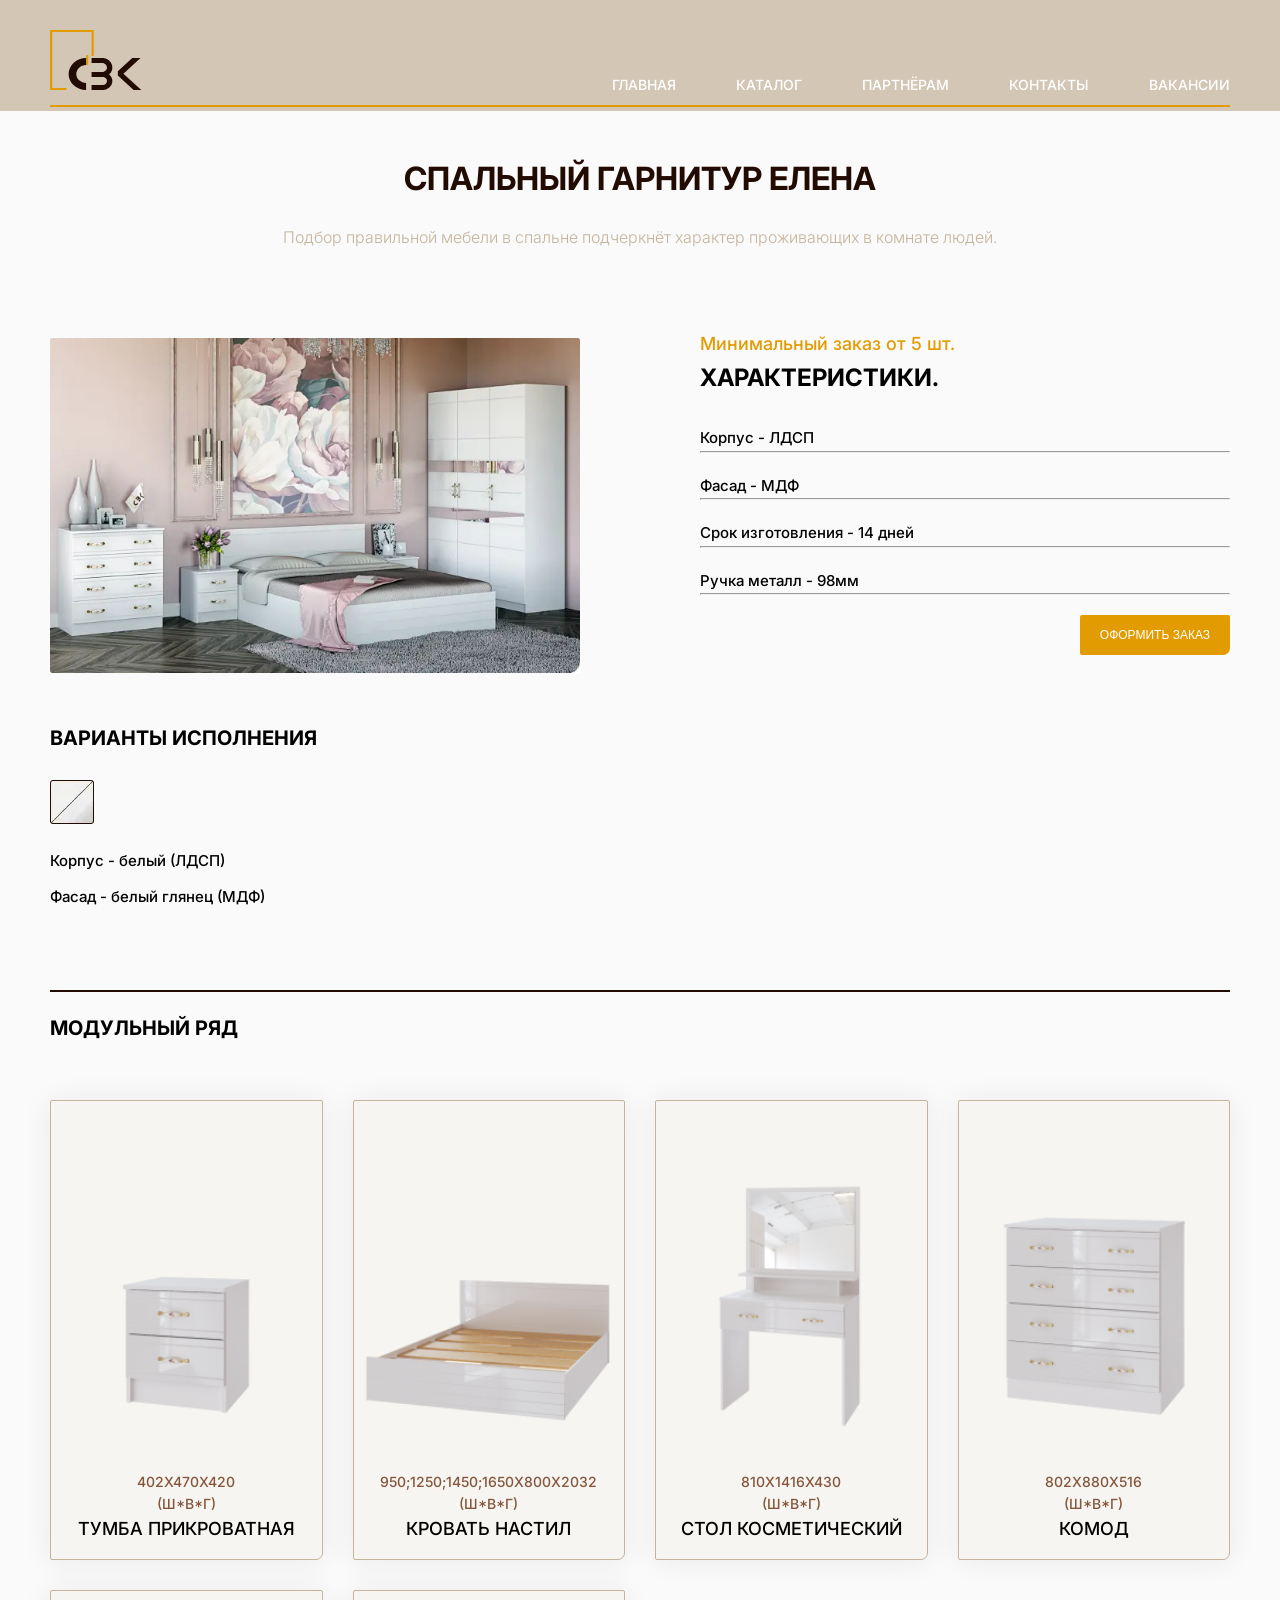
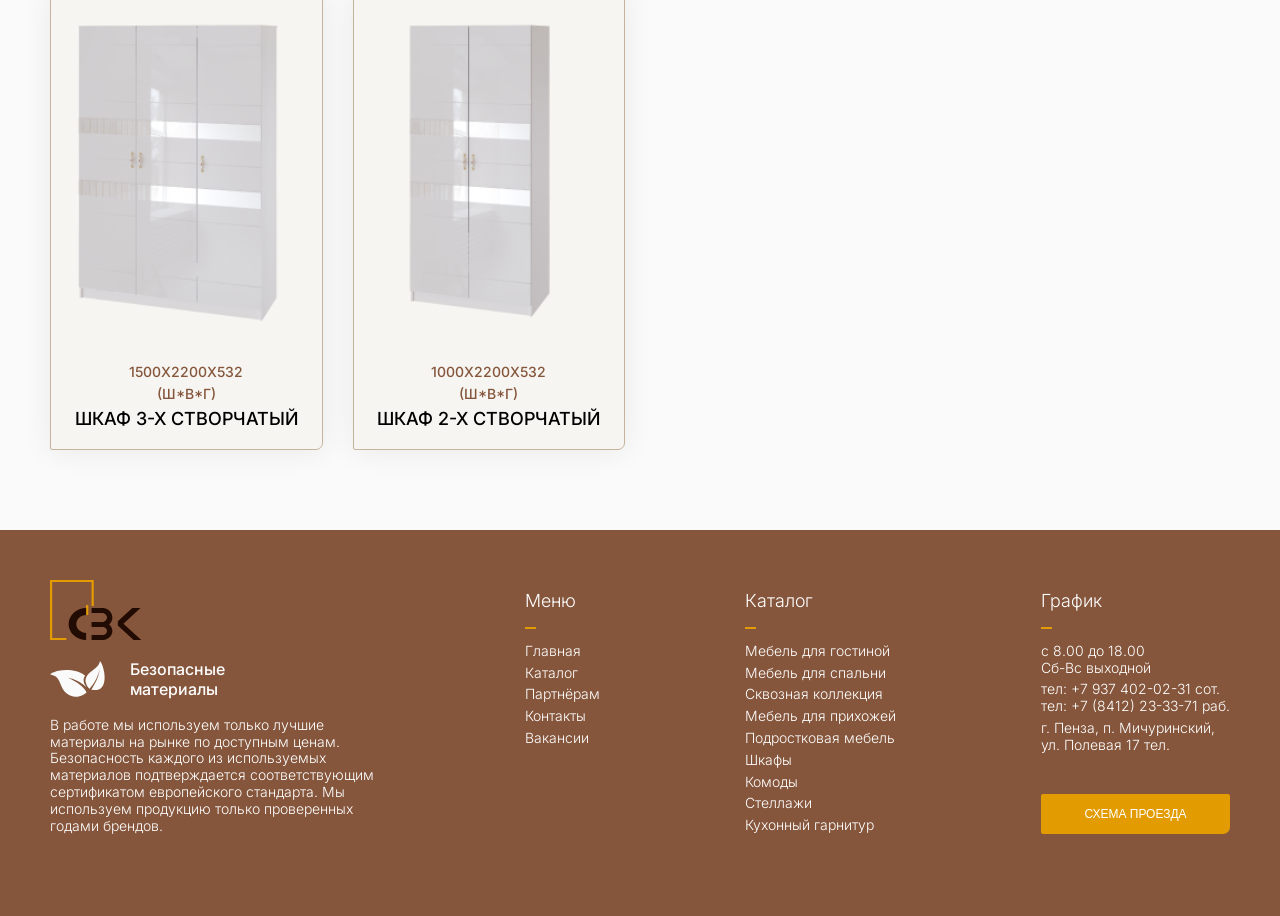
<file: 2.2_sleeping_set_elena.html>
﻿<!DOCTYPE html>
<html lang="ru">

<head>
  <meta charset="UTF-8">
  <link rel="icon" href="imagis/1.ico" type="image/x-icon">
  <meta name="description" content="Элегантный гарнитур: кровать, прикроватные тумбы, комод, шкаф. Материалы ЛДСП, МДФ. Фото и размеры на странице.">
  <meta name="viewport" content="width=device-width, initial-scale=1.0">
  <meta http-equiv="X-UA-Compatible" content="IE=edge"> 
  <title>Спальный гарнитур Елена — классика для спальни | СВК</title>
  <link rel="shortcut icon" href="imagis/1.ico">
  <link rel="preconnect" href="https://fonts.googleapis.com">
  <link rel="preconnect" href="https://fonts.gstatic.com" crossorigin>
  <link href="https://fonts.googleapis.com/css2?family=Inter:wght@300;500;700&display=swap" rel="stylesheet">
  <link rel="stylesheet" href="css/style.css">
</head>
<!-- Yandex.Metrika counter -->
<script type="text/javascript">
    (function(m,e,t,r,i,k,a){
        m[i]=m[i]||function(){(m[i].a=m[i].a||[]).push(arguments)};
        m[i].l=1*new Date();
        for (var j = 0; j < document.scripts.length; j++) {if (document.scripts[j].src === r) { return; }}
        k=e.createElement(t),a=e.getElementsByTagName(t)[0],k.async=1,k.src=r,a.parentNode.insertBefore(k,a)
    })(window, document,'script','https://mc.yandex.ru/metrika/tag.js?id=109437270', 'ym');

    ym(109437270, 'init', {ssr:true, webvisor:true, clickmap:true, ecommerce:"dataLayer", referrer: document.referrer, url: location.href, accurateTrackBounce:true, trackLinks:true});
</script>
<noscript><div><img src="https://mc.yandex.ru/watch/109437270" style="position:absolute; left:-9999px;" alt="" /></div></noscript>
<!-- /Yandex.Metrika counter -->

<body>
  <div class="wrapper">
    <header class="header">
      <div class="container">
        <div class="header__inner">
          <a class="logo" href="index.html">
            <img class="logo__img" src="imagis/logo.svg" alt="Логотип мебельной компании СВК">
          </a>
          <nav class="menu">
            <button class="menu__btn">
              <span></span>
              <span></span>
              <span></span>
            </button>
            <ul class="menu__list">
              <li class="menu__list-item"><a class="menu__list-link" href="index.html">Главная</a></li>
              <li class="menu__list-item"><a class="menu__list-link" href="catalog.html">Каталог</a></li>
              <li class="menu__list-item"><a class="menu__list-link" href="advantages.html">Партнёрам</a></li>
              <li class="menu__list-item"><a class="menu__list-link" href="contacts.html">Контакты</a></li>
              <li class="menu__list-item"><a class="menu__list-link" href="vacancies.html">Вакансии</a></li>
            </ul>
          </nav>
        </div>
        <a class="line" href="#">
          <img loading="lazy" class="line__img" src="imagis/line.svg" alt="Декоративная золотая линия">
        </a>
      </div>
    </header>

    <main class="main">
      <section class="catalog">
        <div class="container">
          <h2 class="section-title">СПАЛЬНЫЙ ГАРНИТУР ЕЛЕНА</h2>
          <p class="section-title-header">Подбор правильной мебели в спальне подчеркнёт характер проживающих в комнате людей.</p>
        </div>
      </section>

      <section class="blog">
        <div class="container">
          <div class="blog__items">
            <div class="blog__item">
              <img class="blog__item-img" src="imagis/blog-5.webp" alt="Спальный гарнитур Елена: кровать, тумба прикроватная, комод, шкаф">
            </div>
            <div class="blog__item">
              <div class="dlod-text">
                <p class="blog__item-title-yeiiow">Минимальный заказ от 5 шт.</p>
                <h3 class="blog__item-title">Характеристики.</h3>
                <p class="blog__item-title-text">Корпус - ЛДСП</p><hr>
                <p class="blog__item-title-text">Фасад - МДФ</p><hr>
                <p class="blog__item-title-text">Срок изготовления - 14 дней</p><hr>
                <p class="blog__item-title-text">Ручка металл - 98мм</p><hr>
                <div class="blog-button__item">
                  <button type="button" class="blog-button__text"><a href="contacts.html">оформить заказ</a></button>
                </div>
              </div>
            </div>
          </div> <!-- закрытие blog__items -->
        </div>
      </section>

      <section class="color">
        <div class="container">
          <nav class="color-menu">
            <h3 class="blog__item-title-img">Варианты исполнения</h3>
            <ul class="color-menu__list">
              <li class="color-menu__list-item">
                <img loading="lazy" class="color__item-img" src="imagis/color-1.webp" alt="Вариант цвета: белый/МДФ белый глянец">
              </li>
            </ul>
          </nav>
        </div>
      </section>

      <section class="facade">
        <div class="container">
          <div class="fasde-item">
            <p class="facade-text">Корпус - белый (ЛДСП)</p>
            <p class="facade-text">Фасад - белый глянец (МДФ)</p>
          </div>
        </div>
      </section>

      <section class="set">
        <div class="container">
          <div class="set-item__line">
            <p><img loading="lazy" class="line__img" src="imagis/line brown.svg" alt="Декоративная коричневая линия"></p>
            <h3 class="blog__item-title-img">Модульный ряд</h3>
          </div>
          <ul class="set-item">
            <li class="set-card">
              <img loading="lazy" class="set-card__img" src="imagis/set_1.3.png" alt="Тумба прикроватная">
              <div class="set-card__content">
                <p class="set-card__text">402х470х420</p>
                <p class="set-card__text">(Ш*В*Г)</p>
                <h4 class="set-card__title">Тумба прикроватная</h4>
              </div>
            </li>
            <li class="set-card">
              <img loading="lazy" class="set-card__img" src="imagis/set_1.4.png" alt="Кровать настил">
              <div class="set-card__content">
                <p class="set-card__text">950;1250;1450;1650х800х2032</p>
                <p class="set-card__text">(Ш*В*Г)</p>
                <h4 class="set-card__title">КРОВАТЬ НАСТИЛ</h4>
              </div>
            </li>
            <li class="set-card">
              <img loading="lazy" class="set-card__img" src="imagis/set_1.5.png" alt="Стол косметический">
              <div class="set-card__content">
                <p class="set-card__text">810х1416х430</p>
                <p class="set-card__text">(Ш*В*Г)</p>
                <h4 class="set-card__title">Стол косметический</h4>
              </div>
            </li>
            <li class="set-card">
              <img loading="lazy" class="set-card__img" src="imagis/set_1.6.png" alt="Комод">
              <div class="set-card__content">
                <p class="set-card__text">802х880х516</p>
                <p class="set-card__text">(Ш*В*Г)</p>
                <h4 class="set-card__title">Комод</h4>
              </div>
            </li>
            <li class="set-card">
              <img loading="lazy" class="set-card__img" src="imagis/set_1.1.png" alt="Шкаф 3-х створчатый">
              <div class="set-card__content">
                <p class="set-card__text">1500х2200х532</p>
                <p class="set-card__text">(Ш*В*Г)</p>
                <h4 class="set-card__title">Шкаф 3-х створчатый</h4>
              </div>
            </li>
            <li class="set-card">
              <img loading="lazy" class="set-card__img" src="imagis/set_1.2.png" alt="Шкаф 2-х створчатый">
              <div class="set-card__content">
                <p class="set-card__text">1000х2200х532</p>
                <p class="set-card__text">(Ш*В*Г)</p>
                <h4 class="set-card__title">Шкаф 2-х створчатый</h4>
              </div>
            </li>
          </ul>
        </div>
      </section>
    </main>

    <footer class="footer">
      <div class="container">
        <nav class="footer__menu">
          <ul class="footer__menu-list">
            <li class="footer__menu-item">
              <img src="imagis/logo.svg" alt="Логотип мебельной компании СВК подвал" class="footer__menu-title">
            </li>
            <li class="footer__menu-item">
              <p class="footer__menu-title-Sheet">Безопасные <br> материалы</p>
            </li>
            <li class="footer__menu-item">
              <p class="footer__menu-link-Sheet">В работе мы используем только лучшие материалы
                на рынке по доступным ценам. Безопасность каждого из используемых
                материалов подтверждается соответствующим сертификатом европейского
                стандарта. Мы используем продукцию только проверенных
                годами брендов.</p>
            </li>
          </ul>
          <ul class="footer__menu-list">
            <li class="footer__menu-item"><p class="footer__menu-title"></p></li>
            <li class="footer__menu-item"><p class="footer__menu-title">Меню</p></li>
            <li class="footer__menu-item"><img loading="lazy" src="imagis/line yellow1.svg" alt="Декоративная сине-жёлтая линия" class="footer__menu-title"></li>
            <li class="footer__menu-item"><a href="index.html" class="footer__menu-link">Главная</a></li>
            <li class="footer__menu-item"><a href="catalog.html" class="footer__menu-link">Каталог</a></li>
            <li class="footer__menu-item"><a href="advantages.html" class="footer__menu-link">Партнёрам</a></li>
            <li class="footer__menu-item"><a href="contacts.html" class="footer__menu-link">Контакты</a></li>
            <li class="footer__menu-item"><a href="vacancies.html" class="footer__menu-link">Вакансии</a></li>
          </ul>
          <ul class="footer__menu-list">
            <li class="footer__menu-item"><p class="footer__menu-title"></p></li>
            <li class="footer__menu-item"><p class="footer__menu-title">Каталог</p></li>
            <li class="footer__menu-item"><img loading="lazy" src="imagis/line yellow1.svg" alt="Декоративная сине-жёлтая линия" class="footer__menu-title"></li>
            <li class="footer__menu-item"><a href="catalog.html" class="footer__menu-link">Мебель для гостиной</a></li>
            <li class="footer__menu-item"><a href="catalog.html" class="footer__menu-link">Мебель для спальни</a></li>
            <li class="footer__menu-item"><a href="catalog.html" class="footer__menu-link">Сквозная коллекция</a></li>
            <li class="footer__menu-item"><a href="catalog.html" class="footer__menu-link">Мебель для прихожей</a></li>
            <li class="footer__menu-item"><a href="catalog.html" class="footer__menu-link">Подростковая мебель</a></li>
            <li class="footer__menu-item"><a href="catalog.html" class="footer__menu-link">Шкафы</a></li>
            <li class="footer__menu-item"><a href="catalog.html" class="footer__menu-link">Комоды</a></li>
            <li class="footer__menu-item"><a href="catalog.html" class="footer__menu-link">Стеллажи</a></li>
            <li class="footer__menu-item"><a href="catalog.html" class="footer__menu-link">Кухонный гарнитур</a></li>
          </ul>
          <ul class="footer__menu-list">
            <li class="footer__menu-item"><p class="footer__menu-title"></p></li>
            <li class="footer__menu-item"><p class="footer__menu-title">График</p></li>
            <li class="footer__menu-item"><img loading="lazy" src="imagis/line yellow1.svg" alt="Декоративная сине-жёлтая линия" class="footer__menu-title"></li>
            <li class="footer__menu-item"><p class="footer__menu-link-Sheet">с 8.00 до 18.00 <br> Сб-Вс выходной</p></li>
            <li class="footer__menu-item">
              <p class="footer__menu-link-Sheet">тел: +7 937 402-02-31 сот.<br>тел: +7 (8412) 23-33-71 раб.</p>
            </li>
            <li class="footer__menu-item"><p class="footer__menu-link-Sheet">г. Пенза, п. Мичуринский, <br> ул. Полевая 17 тел.</p></li>
            <li class="footer__menu-item"><button type="button" class="footer1__button"><a href="contacts.html">схема проезда</a></button></li>
          </ul>
        </nav>
      </div>
    </footer>
  </div>

  <script src="https://cdn.jsdelivr.net/npm/swiper@10/swiper-bundle.min.js"></script>
  <script src="js/main.js"></script>
</body>
</html>
</file>
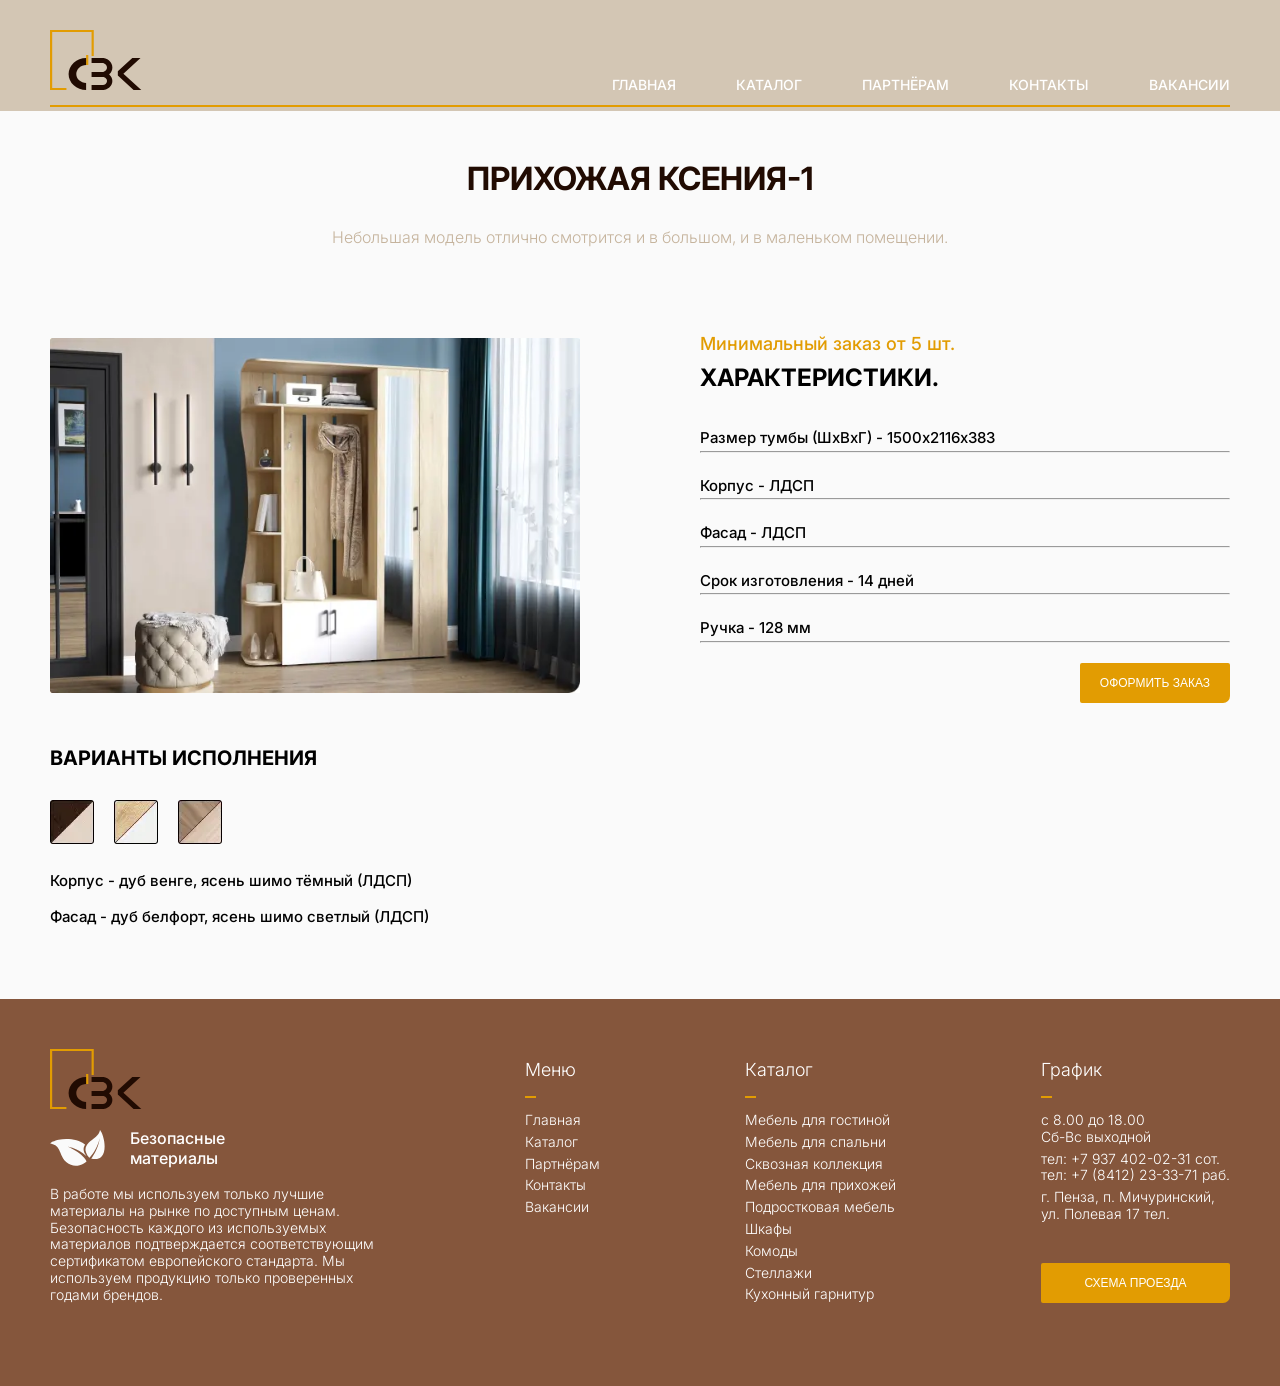
<file: 4.1_hallway_ksenia-1.html>
﻿<!DOCTYPE html>
<html lang="ru">

<head>
  <meta charset="UTF-8">
  <link rel="icon" href="imagis/1.ico" type="image/x-icon">
  <meta name="description" content="Гарнитур для прихожей: вешалка, полка, тумба для обуви. Корпус ЛДСП, фасад МДФ. Цвета на выбор. Заказ от 5 штук.">
  <meta name="viewport" content="width=device-width, initial-scale=1.0">
  <meta http-equiv="X-UA-Compatible" content="IE=edge"> 
  <title>Прихожая Ксения — компактная мебель для прихожей | СВК</title>
  <link rel="shortcut icon" href="imagis/1.ico">
  <link rel="preconnect" href="https://fonts.googleapis.com">
  <link rel="preconnect" href="https://fonts.gstatic.com" crossorigin>
  <link href="https://fonts.googleapis.com/css2?family=Inter:wght@300;500;700&display=swap" rel="stylesheet">
  <link rel="stylesheet" href="css/style.css">
</head>
<!-- Yandex.Metrika counter -->
<script type="text/javascript">
    (function(m,e,t,r,i,k,a){
        m[i]=m[i]||function(){(m[i].a=m[i].a||[]).push(arguments)};
        m[i].l=1*new Date();
        for (var j = 0; j < document.scripts.length; j++) {if (document.scripts[j].src === r) { return; }}
        k=e.createElement(t),a=e.getElementsByTagName(t)[0],k.async=1,k.src=r,a.parentNode.insertBefore(k,a)
    })(window, document,'script','https://mc.yandex.ru/metrika/tag.js?id=109437270', 'ym');

    ym(109437270, 'init', {ssr:true, webvisor:true, clickmap:true, ecommerce:"dataLayer", referrer: document.referrer, url: location.href, accurateTrackBounce:true, trackLinks:true});
</script>
<noscript><div><img src="https://mc.yandex.ru/watch/109437270" style="position:absolute; left:-9999px;" alt="" /></div></noscript>
<!-- /Yandex.Metrika counter -->

<body>
  <div class="wrapper">
    <header class="header">
      <div class="container">
        <div class="header__inner">
          <a class="logo" href="index.html">
            <img class="logo__img" src="imagis/logo.svg" alt="Логотип мебельной компании СВК">
          </a>
          <nav class="menu">
            <button class="menu__btn">
              <span></span>
              <span></span>
              <span></span>
            </button>
            <ul class="menu__list">
              <li class="menu__list-item"><a class="menu__list-link" href="index.html">Главная</a></li>
              <li class="menu__list-item"><a class="menu__list-link" href="catalog.html">Каталог</a></li>
              <li class="menu__list-item"><a class="menu__list-link" href="advantages.html">Партнёрам</a></li>
              <li class="menu__list-item"><a class="menu__list-link" href="contacts.html">Контакты</a></li>
              <li class="menu__list-item"><a class="menu__list-link" href="vacancies.html">Вакансии</a></li>
            </ul>
          </nav>
        </div>
        <a class="line" href="#">
          <img loading="lazy" class="line__img" src="imagis/line.svg" alt="Декоративная золотая линия">
        </a>
      </div>
    </header>

    <main class="main">
      <section class="catalog">
        <div class="container">
          <h2 class="section-title">ПРИХОЖАЯ КСЕНИЯ-1</h2>
          <p class="section-title-header">Небольшая модель отлично смотрится и в большом, и в маленьком помещении.</p>
        </div>
      </section>

      <section class="blog">
        <div class="container">
          <div class="blog__items">
            <div class="blog__item">
              <img class="blog__item-img" src="imagis/blog-2.webp" alt="Прихожая Ксения-1 мебельной компании СВК">
            </div>
            <div class="blog__item">
              <div class="dlod-text">
                <p class="blog__item-title-yeiiow">Минимальный заказ от 5 шт.</p>
                <h3 class="blog__item-title">Характеристики.</h3>
                <p class="blog__item-title-text">Размер тумбы (ШхВхГ) - 1500х2116х383</p><hr>
                <p class="blog__item-title-text">Корпус - ЛДСП</p><hr>
                <p class="blog__item-title-text">Фасад - ЛДСП</p><hr>
                <p class="blog__item-title-text">Срок изготовления - 14 дней</p><hr>
                <p class="blog__item-title-text">Ручка - 128 мм</p><hr>
                <div class="blog-button__item">
                  <button type="button" class="blog-button__text"><a href="contacts.html">оформить заказ</a></button>
                </div>
              </div>
            </div>
          </div> <!-- закрытие blog__items -->
        </div>
      </section>

      <section class="color">
        <div class="container">
          <nav class="color-menu">
            <h3 class="blog__item-title-img">Варианты исполнения</h3>
            <ul class="color-menu__list">
              <li class="color-menu__list-item">
                <img loading="lazy" class="color__item-img" src="imagis/color-10.webp" alt="венге/дуб белфорт">
              </li>
              <li class="color-menu__list-item">
                <img loading="lazy" class="color__item-img" src="imagis/color-11.webp" alt="дуб сонома/белый">
              </li>
              <li class="color-menu__list-item">
                <img loading="lazy" class="color__item-img" src="imagis/color-12.webp" alt="ясень шимо тёмный/светлый">
              </li>
            </ul>
          </nav>
        </div>
      </section>

      <section class="facade">
        <div class="container">
          <div class="fasde-item">
            <p class="facade-text">Корпус - дуб венге, ясень шимо тёмный (ЛДСП)</p>
            <p class="facade-text">Фасад - дуб белфорт, ясень шимо светлый (ЛДСП)</p>
          </div>
        </div>
      </section>
    </main>

    <footer class="footer">
      <div class="container">
        <nav class="footer__menu">
          <ul class="footer__menu-list">
            <li class="footer__menu-item">
              <img src="imagis/logo.svg" alt="Логотип мебельной компании СВК подвал" class="footer__menu-title">
            </li>
            <li class="footer__menu-item">
              <p class="footer__menu-title-Sheet">Безопасные <br> материалы</p>
            </li>
            <li class="footer__menu-item">
              <p class="footer__menu-link-Sheet">В работе мы используем только лучшие материалы
                на рынке по доступным ценам. Безопасность каждого из используемых
                материалов подтверждается соответствующим сертификатом европейского
                стандарта. Мы используем продукцию только проверенных
                годами брендов.</p>
            </li>
          </ul>
          <ul class="footer__menu-list">
            <li class="footer__menu-item"><p class="footer__menu-title"></p></li>
            <li class="footer__menu-item"><p class="footer__menu-title">Меню</p></li>
            <li class="footer__menu-item"><img loading="lazy" src="imagis/line yellow1.svg" alt="Декоративная сине-жёлтая линия" class="footer__menu-title"></li>
            <li class="footer__menu-item"><a href="index.html" class="footer__menu-link">Главная</a></li>
            <li class="footer__menu-item"><a href="catalog.html" class="footer__menu-link">Каталог</a></li>
            <li class="footer__menu-item"><a href="advantages.html" class="footer__menu-link">Партнёрам</a></li>
            <li class="footer__menu-item"><a href="contacts.html" class="footer__menu-link">Контакты</a></li>
            <li class="footer__menu-item"><a href="vacancies.html" class="footer__menu-link">Вакансии</a></li>
          </ul>
          <ul class="footer__menu-list">
            <li class="footer__menu-item"><p class="footer__menu-title"></p></li>
            <li class="footer__menu-item"><p class="footer__menu-title">Каталог</p></li>
            <li class="footer__menu-item"><img loading="lazy" src="imagis/line yellow1.svg" alt="Декоративная сине-жёлтая линия" class="footer__menu-title"></li>
            <li class="footer__menu-item"><a href="catalog.html" class="footer__menu-link">Мебель для гостиной</a></li>
            <li class="footer__menu-item"><a href="catalog.html" class="footer__menu-link">Мебель для спальни</a></li>
            <li class="footer__menu-item"><a href="catalog.html" class="footer__menu-link">Сквозная коллекция</a></li>
            <li class="footer__menu-item"><a href="catalog.html" class="footer__menu-link">Мебель для прихожей</a></li>
            <li class="footer__menu-item"><a href="catalog.html" class="footer__menu-link">Подростковая мебель</a></li>
            <li class="footer__menu-item"><a href="catalog.html" class="footer__menu-link">Шкафы</a></li>
            <li class="footer__menu-item"><a href="catalog.html" class="footer__menu-link">Комоды</a></li>
            <li class="footer__menu-item"><a href="catalog.html" class="footer__menu-link">Стеллажи</a></li>
            <li class="footer__menu-item"><a href="catalog.html" class="footer__menu-link">Кухонный гарнитур</a></li>
          </ul>
          <ul class="footer__menu-list">
            <li class="footer__menu-item"><p class="footer__menu-title"></p></li>
            <li class="footer__menu-item"><p class="footer__menu-title">График</p></li>
            <li class="footer__menu-item"><img loading="lazy" src="imagis/line yellow1.svg" alt="Декоративная сине-жёлтая линия" class="footer__menu-title"></li>
            <li class="footer__menu-item"><p class="footer__menu-link-Sheet">с 8.00 до 18.00 <br> Сб-Вс выходной</p></li>
            <li class="footer__menu-item">
              <p class="footer__menu-link-Sheet">тел: +7 937 402-02-31 сот.<br>тел: +7 (8412) 23-33-71 раб.</p>
            </li>
            <li class="footer__menu-item"><p class="footer__menu-link-Sheet">г. Пенза, п. Мичуринский, <br> ул. Полевая 17 тел.</p></li>
            <li class="footer__menu-item"><button type="button" class="footer1__button"><a href="contacts.html">схема проезда</a></button></li>
          </ul>
        </nav>
      </div>
    </footer>
  </div>

  <script src="https://cdn.jsdelivr.net/npm/swiper@10/swiper-bundle.min.js"></script>
  <script src="js/main.js"></script>
</body>
</html>
</file>
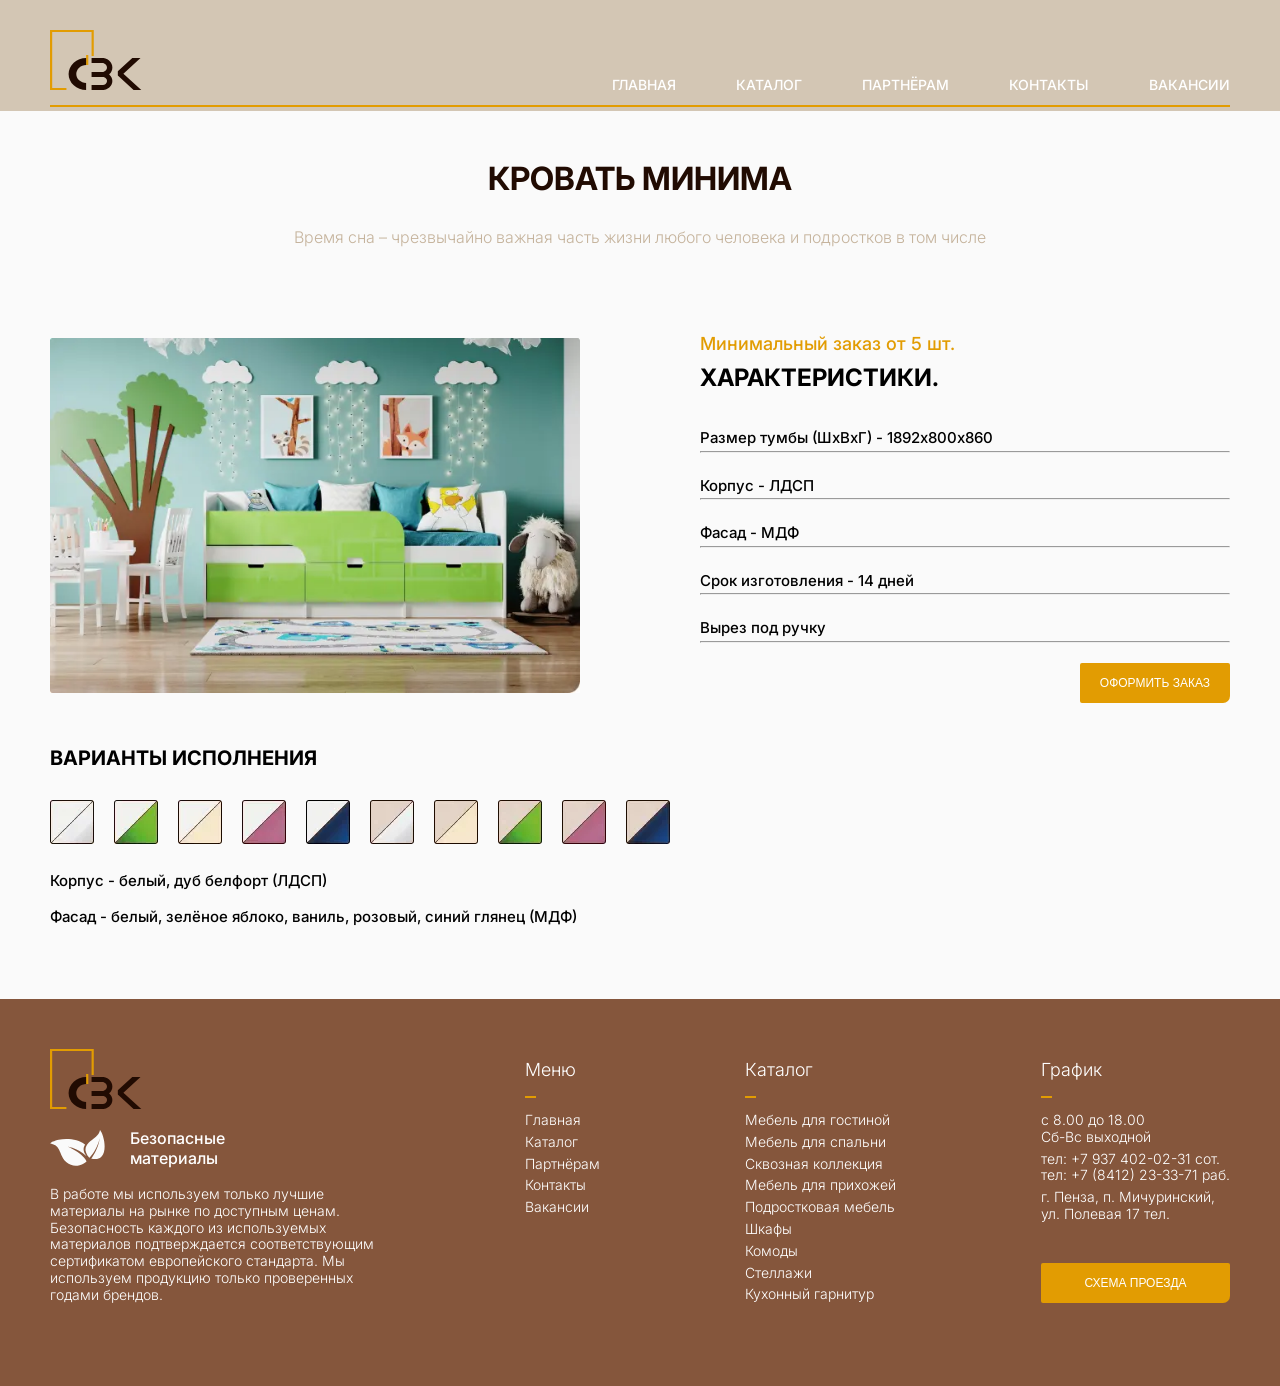
<file: 5.1_bed _minima.html>
﻿<!DOCTYPE html>
<html lang="ru">

<head>
  <meta charset="UTF-8">
  <link rel="icon" href="imagis/1.ico" type="image/x-icon">
  <meta name="description" content="Размер 1892х800х860, корпус ЛДСП, фасад МДФ. Яркие цвета глянца. Срок изготовления 14 дней. Заказ от 5 штук.">
  <meta name="viewport" content="width=device-width, initial-scale=1.0">
  <meta http-equiv="X-UA-Compatible" content="IE=edge"> 
  <title>Кровать Минима — компактная мебель для подростка | СВК</title>
  <link rel="shortcut icon" href="imagis/1.ico">
  <link rel="preconnect" href="https://fonts.googleapis.com">
  <link rel="preconnect" href="https://fonts.gstatic.com" crossorigin>
  <link href="https://fonts.googleapis.com/css2?family=Inter:wght@300;500;700&display=swap" rel="stylesheet">
  <link rel="stylesheet" href="css/style.css">
</head>
<!-- Yandex.Metrika counter -->
<script type="text/javascript">
    (function(m,e,t,r,i,k,a){
        m[i]=m[i]||function(){(m[i].a=m[i].a||[]).push(arguments)};
        m[i].l=1*new Date();
        for (var j = 0; j < document.scripts.length; j++) {if (document.scripts[j].src === r) { return; }}
        k=e.createElement(t),a=e.getElementsByTagName(t)[0],k.async=1,k.src=r,a.parentNode.insertBefore(k,a)
    })(window, document,'script','https://mc.yandex.ru/metrika/tag.js?id=109437270', 'ym');

    ym(109437270, 'init', {ssr:true, webvisor:true, clickmap:true, ecommerce:"dataLayer", referrer: document.referrer, url: location.href, accurateTrackBounce:true, trackLinks:true});
</script>
<noscript><div><img src="https://mc.yandex.ru/watch/109437270" style="position:absolute; left:-9999px;" alt="" /></div></noscript>
<!-- /Yandex.Metrika counter -->

<body>
  <div class="wrapper">
    <header class="header">
      <div class="container">
        <div class="header__inner">
          <a class="logo" href="index.html">
            <img class="logo__img" src="imagis/logo.svg" alt="Логотип мебельной компании СВК">
          </a>
          <nav class="menu">
            <button class="menu__btn">
              <span></span>
              <span></span>
              <span></span>
            </button>
            <ul class="menu__list">
              <li class="menu__list-item"><a class="menu__list-link" href="index.html">Главная</a></li>
              <li class="menu__list-item"><a class="menu__list-link" href="catalog.html">Каталог</a></li>
              <li class="menu__list-item"><a class="menu__list-link" href="advantages.html">Партнёрам</a></li>
              <li class="menu__list-item"><a class="menu__list-link" href="contacts.html">Контакты</a></li>
              <li class="menu__list-item"><a class="menu__list-link" href="vacancies.html">Вакансии</a></li>
            </ul>
          </nav>
        </div>
        <a class="line" href="#">
          <img loading="lazy" class="line__img" src="imagis/line.svg" alt="Декоративная золотая линия">
        </a>
      </div>
    </header>

    <main class="main">
      <section class="catalog">
        <div class="container">
          <h2 class="section-title">КРОВАТЬ МИНИМА</h2>
          <p class="section-title-header">Время сна – чрезвычайно важная часть жизни любого человека и подростков в том числе</p>
        </div>
      </section>

      <section class="blog">
        <div class="container">
          <div class="blog__items">
            <div class="blog__item">
              <img class="blog__item-img" src="imagis/blog-3.webp" alt="Кровать Минима мебельной компании СВК">
            </div>
            <div class="blog__item">
              <div class="dlod-text">
                <p class="blog__item-title-yeiiow">Минимальный заказ от 5 шт.</p>
                <h3 class="blog__item-title">Характеристики.</h3>
                <p class="blog__item-title-text">Размер тумбы (ШхВхГ) - 1892х800х860</p><hr>
                <p class="blog__item-title-text">Корпус - ЛДСП</p><hr>
                <p class="blog__item-title-text">Фасад - МДФ</p><hr>
                <p class="blog__item-title-text">Срок изготовления - 14 дней</p><hr>
                <p class="blog__item-title-text">Вырез под ручку</p><hr>
                <div class="blog-button__item">
                  <button type="button" class="blog-button__text"><a href="contacts.html">оформить заказ</a></button>
                </div>
              </div>
            </div>
          </div> <!-- закрытие blog__items -->
        </div>
      </section>

      <section class="color">
        <div class="container">
          <nav class="color-menu">
            <h3 class="blog__item-title-img">Варианты исполнения</h3>
            <ul class="color-menu__list">
              <li class="color-menu__list-item">
                <img loading="lazy" class="color__item-img" src="imagis/color-1.webp" alt="белый/белый глянец МДФ">
              </li>
              <li class="color-menu__list-item">
                <img loading="lazy" class="color__item-img" src="imagis/color-13.webp" alt="белый/зелёное яблоко МДФ">
              </li>
              <li class="color-menu__list-item">
                <img loading="lazy" class="color__item-img" src="imagis/color-14.webp" alt="белый/ваниль МДФ">
              </li>
              <li class="color-menu__list-item">
                <img loading="lazy" class="color__item-img" src="imagis/color-15.webp" alt="белый/розовый МДФ">
              </li>
              <li class="color-menu__list-item">
                <img loading="lazy" class="color__item-img" src="imagis/color-16.webp" alt="белый/синий глянец МДФ">
              </li>
              <li class="color-menu__list-item">
                <img loading="lazy" class="color__item-img" src="imagis/color-17.webp" alt="дуб белфорт/белый глянец МДФ">
              </li>
              <li class="color-menu__list-item">
                <img loading="lazy" class="color__item-img" src="imagis/color-18.webp" alt="дуб белфорт/зелёное яблоко МДФ">
              </li>
              <li class="color-menu__list-item">
                <img loading="lazy" class="color__item-img" src="imagis/color-19.webp" alt="дуб белфорт/ваниль МДФ">
              </li>
              <li class="color-menu__list-item">
                <img loading="lazy" class="color__item-img" src="imagis/color-20.webp" alt="дуб белфорт/розовый МДФ">
              </li>
              <li class="color-menu__list-item">
                <img loading="lazy" class="color__item-img" src="imagis/color-21.webp" alt="дуб белфорт/синий глянец МДФ">
              </li>
            </ul>
          </nav>
        </div>
      </section>

      <section class="facade">
        <div class="container">
          <div class="fasde-item">
            <p class="facade-text">Корпус - белый, дуб белфорт (ЛДСП)</p>
            <p class="facade-text">Фасад - белый, зелёное яблоко, ваниль, розовый, синий глянец (МДФ)</p>
          </div>
        </div>
      </section>
    </main>

    <footer class="footer">
      <div class="container">
        <nav class="footer__menu">
          <ul class="footer__menu-list">
            <li class="footer__menu-item">
              <img src="imagis/logo.svg" alt="Логотип мебельной компании СВК подвал" class="footer__menu-title">
            </li>
            <li class="footer__menu-item">
              <p class="footer__menu-title-Sheet">Безопасные <br> материалы</p>
            </li>
            <li class="footer__menu-item">
              <p class="footer__menu-link-Sheet">В работе мы используем только лучшие материалы
                на рынке по доступным ценам. Безопасность каждого из используемых
                материалов подтверждается соответствующим сертификатом европейского
                стандарта. Мы используем продукцию только проверенных
                годами брендов.</p>
            </li>
          </ul>
          <ul class="footer__menu-list">
            <li class="footer__menu-item"><p class="footer__menu-title"></p></li>
            <li class="footer__menu-item"><p class="footer__menu-title">Меню</p></li>
            <li class="footer__menu-item"><img loading="lazy" src="imagis/line yellow1.svg" alt="Декоративная сине-жёлтая линия" class="footer__menu-title"></li>
            <li class="footer__menu-item"><a href="index.html" class="footer__menu-link">Главная</a></li>
            <li class="footer__menu-item"><a href="catalog.html" class="footer__menu-link">Каталог</a></li>
            <li class="footer__menu-item"><a href="advantages.html" class="footer__menu-link">Партнёрам</a></li>
            <li class="footer__menu-item"><a href="contacts.html" class="footer__menu-link">Контакты</a></li>
            <li class="footer__menu-item"><a href="vacancies.html" class="footer__menu-link">Вакансии</a></li>
          </ul>
          <ul class="footer__menu-list">
            <li class="footer__menu-item"><p class="footer__menu-title"></p></li>
            <li class="footer__menu-item"><p class="footer__menu-title">Каталог</p></li>
            <li class="footer__menu-item"><img loading="lazy" src="imagis/line yellow1.svg" alt="Декоративная сине-жёлтая линия" class="footer__menu-title"></li>
            <li class="footer__menu-item"><a href="catalog.html" class="footer__menu-link">Мебель для гостиной</a></li>
            <li class="footer__menu-item"><a href="catalog.html" class="footer__menu-link">Мебель для спальни</a></li>
            <li class="footer__menu-item"><a href="catalog.html" class="footer__menu-link">Сквозная коллекция</a></li>
            <li class="footer__menu-item"><a href="catalog.html" class="footer__menu-link">Мебель для прихожей</a></li>
            <li class="footer__menu-item"><a href="catalog.html" class="footer__menu-link">Подростковая мебель</a></li>
            <li class="footer__menu-item"><a href="catalog.html" class="footer__menu-link">Шкафы</a></li>
            <li class="footer__menu-item"><a href="catalog.html" class="footer__menu-link">Комоды</a></li>
            <li class="footer__menu-item"><a href="catalog.html" class="footer__menu-link">Стеллажи</a></li>
            <li class="footer__menu-item"><a href="catalog.html" class="footer__menu-link">Кухонный гарнитур</a></li>
          </ul>
          <ul class="footer__menu-list">
            <li class="footer__menu-item"><p class="footer__menu-title"></p></li>
            <li class="footer__menu-item"><p class="footer__menu-title">График</p></li>
            <li class="footer__menu-item"><img loading="lazy" src="imagis/line yellow1.svg" alt="Декоративная сине-жёлтая линия" class="footer__menu-title"></li>
            <li class="footer__menu-item"><p class="footer__menu-link-Sheet">с 8.00 до 18.00 <br> Сб-Вс выходной</p></li>
            <li class="footer__menu-item">
              <p class="footer__menu-link-Sheet">тел: +7 937 402-02-31 сот.<br>тел: +7 (8412) 23-33-71 раб.</p>
            </li>
            <li class="footer__menu-item"><p class="footer__menu-link-Sheet">г. Пенза, п. Мичуринский, <br> ул. Полевая 17 тел.</p></li>
            <li class="footer__menu-item"><button type="button" class="footer1__button"><a href="contacts.html">схема проезда</a></button></li>
          </ul>
        </nav>
      </div>
    </footer>
  </div>

  <script src="https://cdn.jsdelivr.net/npm/swiper@10/swiper-bundle.min.js"></script>
  <script src="js/main.js"></script>
</body>
</html>
</file>
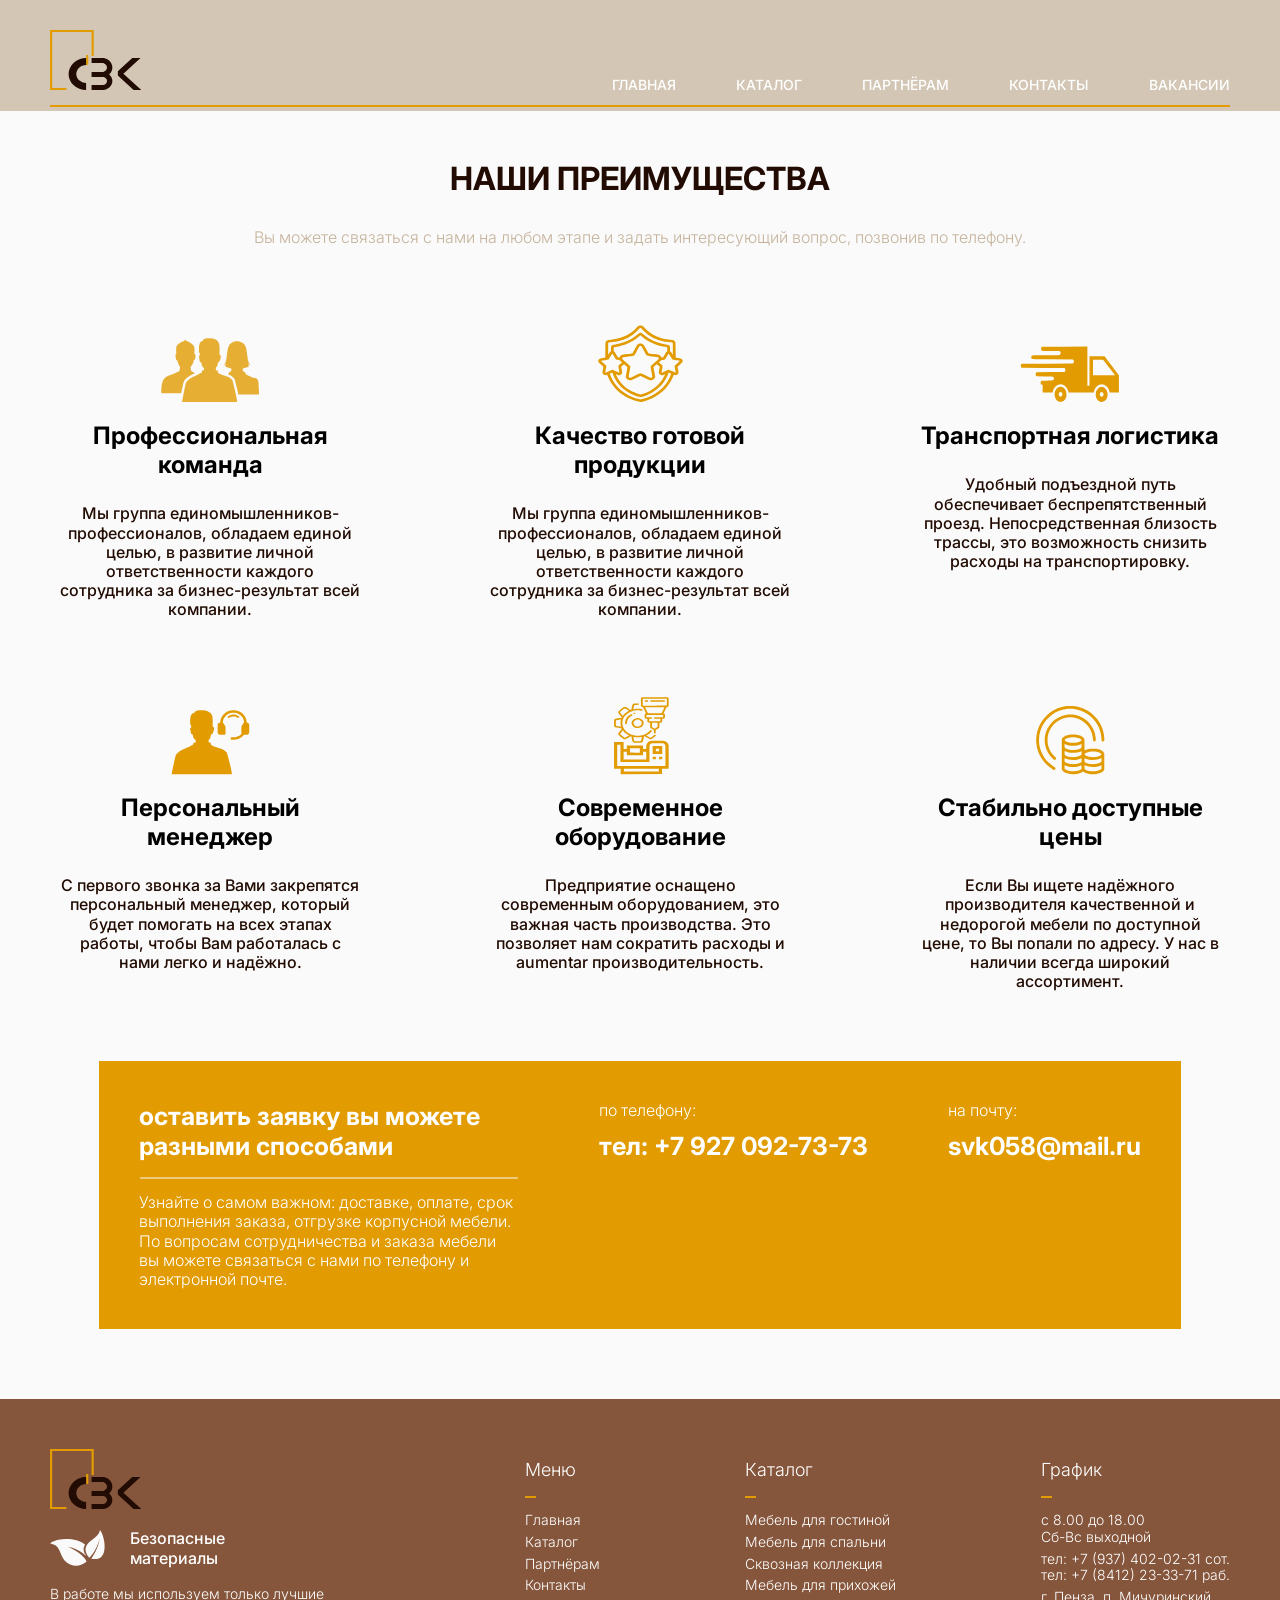
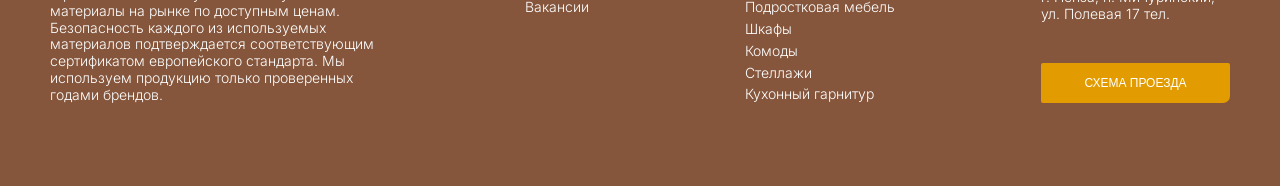
<file: advantages.html>
﻿<!DOCTYPE html>
<html lang="ru">

<head>
  <meta charset="UTF-8">
  <link rel="icon" href="imagis/1.ico" type="image/x-icon">
  <meta name="description" content="Выгодные условия для дилеров, магазинов и дизайнеров. 
  Минимальный заказ от 5 штук. Поставки по Пензе и области. Подробнее на странице.">
  <meta name="viewport" content="width=device-width, initial-scale=1.0">
  <meta http-equiv="X-UA-Compatible" content="IE=edge"> 
  <title>Оптовым клиентам — сотрудничество с фабрикой СВК | Пенза</title>
  <link rel="shortcut icon" href="imagis/1.ico">
  <link rel="preconnect" href="https://fonts.googleapis.com">
  <link rel="preconnect" href="https://fonts.gstatic.com" crossorigin>
  <link href="https://fonts.googleapis.com/css2?family=Inter:wght@300;500;700&display=swap" rel="stylesheet">
  <link rel="stylesheet" href="css/style.css">
</head>
<!-- Yandex.Metrika counter -->
<script type="text/javascript">
    (function(m,e,t,r,i,k,a){
        m[i]=m[i]||function(){(m[i].a=m[i].a||[]).push(arguments)};
        m[i].l=1*new Date();
        for (var j = 0; j < document.scripts.length; j++) {if (document.scripts[j].src === r) { return; }}
        k=e.createElement(t),a=e.getElementsByTagName(t)[0],k.async=1,k.src=r,a.parentNode.insertBefore(k,a)
    })(window, document,'script','https://mc.yandex.ru/metrika/tag.js?id=109437270', 'ym');

    ym(109437270, 'init', {ssr:true, webvisor:true, clickmap:true, ecommerce:"dataLayer", referrer: document.referrer, url: location.href, accurateTrackBounce:true, trackLinks:true});
</script>
<noscript><div><img src="https://mc.yandex.ru/watch/109437270" style="position:absolute; left:-9999px;" alt="" /></div></noscript>
<!-- /Yandex.Metrika counter -->

<body>
  <div class="wrapper">
    <header class="header">
      <div class="container">
        <div class="header__inner">
          <a class="logo" href="index.html">
            <img class="logo__img" src="imagis/logo.svg" alt="Логотип мебельной компании СВК">
          </a>
          <nav class="menu">
            <button class="menu__btn">
              <span></span>
              <span></span>
              <span></span>
            </button>
            <ul class="menu__list">
              <li class="menu__list-item"><a class="menu__list-link" href="index.html">Главная</a></li>
              <li class="menu__list-item"><a class="menu__list-link" href="catalog.html">Каталог</a></li>
              <li class="menu__list-item"><a class="menu__list-link" href="advantages.html">Партнёрам</a></li>
              <li class="menu__list-item"><a class="menu__list-link" href="contacts.html">Контакты</a></li>
              <li class="menu__list-item"><a class="menu__list-link" href="vacancies.html">Вакансии</a></li>
            </ul>
          </nav>
        </div>
        <a class="line" href="#">
          <img loading="lazy" class="line__img" src="imagis/line.svg" alt="Декоративная золотая линия">
        </a>
      </div>
    </header>

    <main class="main">
      <section class="why-lease">
        <div class="container">
          <div>
            <h2 class="section-title">НАШИ ПРЕИМУЩЕСТВА</h2>
            <p class="section-title-header">Вы можете связаться с нами на любом этапе и задать интересующий вопрос, позвонив по телефону.</p>
          </div>
          <ul class="why-lease__list">
            <li class="why-lease__item">
              <img loading="lazy" class="why-lease__item-img" src="imagis/why-lease-1.svg" alt="Профессиональная команда">
              <h3 class="why-lease__item-title">Профессиональная команда</h3>
              <p class="why-lease__item-text">Мы группа единомышленников-профессионалов, обладаем единой целью, в развитие личной ответственности каждого сотрудника за бизнес-результат всей компании.</p>
            </li>
            <li class="why-lease__item">
              <img loading="lazy" class="why-lease__item-img" src="imagis/why-lease-2.svg" alt="Качество готовой продукции">
              <h3 class="why-lease__item-title">Качество готовой продукции</h3>
              <p class="why-lease__item-text">Мы группа единомышленников-профессионалов, обладаем единой целью, в развитие личной ответственности каждого сотрудника за бизнес-результат всей компании.</p>
            </li>
            <li class="why-lease__item">
              <img loading="lazy" class="why-lease__item-img" src="imagis/why-lease-3.svg" alt="Транспортная логистика">
              <h3 class="why-lease__item-title">Транспортная логистика</h3>
              <p class="why-lease__item-text">Удобный подъездной путь обеспечивает беспрепятственный проезд. Непосредственная близость трассы, это возможность снизить расходы на транспортировку.</p>
            </li>
          </ul>
          <ul class="why-lease__list">
            <li class="why-lease__item">
              <img loading="lazy" class="why-lease__item-img" src="imagis/why-lease-4.svg" alt="Персональный менеджер">
              <h3 class="why-lease__item-title">Персональный менеджер</h3>
              <p class="why-lease__item-text">С первого звонка за Вами закрепятся персональный менеджер, который будет помогать на всех этапах работы, чтобы Вам работалась с нами легко и надёжно.</p>
            </li>
            <li class="why-lease__item">
              <img loading="lazy" class="why-lease__item-img" src="imagis/why-lease-5.svg" alt="Современное оборудование">
              <h3 class="why-lease__item-title">Современное оборудование</h3>
              <p class="why-lease__item-text">Предприятие оснащено современным оборудованием, это важная часть производства. Это позволяет нам сократить расходы и aumentar производительность.</p>
            </li>
            <li class="why-lease__item">
              <img loading="lazy" class="why-lease__item-img" src="imagis/why-lease-6.svg" alt="Стабильно доступные цены">
              <h3 class="why-lease__item-title">Стабильно доступные цены</h3>
              <p class="why-lease__item-text">Если Вы ищете надёжного производителя качественной и недорогой мебели по доступной цене, то Вы попали по адресу. У нас в наличии всегда широкий ассортимент.</p>
            </li>
          </ul>
        </div>
      </section>

      <section class="now-does">
        <div class="container">
          <nav class="now-does__menu">
            <ul class="now-does__menu-list">
              <li class="now-does__menu-item">
                <h2 class="now-does__menu-title">оставить заявку вы можете разными способами</h2>
              </li>
              <li class="now-does__menu-item-Sheet">
                <p class="now-does__menu-title-Sheet">
                  <img loading="lazy" src="imagis/Line 3.svg" alt="оставить заявку прочерк" class="now-does__menu-title-Sheet">
                </p>
              </li>
              <li class="now-does__menu-item">
                <p class="now-does__menu-link">Узнайте о самом важном: доставке, оплате, срок выполнения заказа, отгрузке корпусной мебели. По вопросам сотрудничества и заказа мебели вы можете связаться с нами по телефону и электронной почте.</p>
              </li>
            </ul>
            <ul class="now-does__menu-list">
              <li class="now-does__menu-item">
                <p class="now-does__menu-link">по телефону:</p>
              </li>
              <li class="now-does__menu-item">
                <h2 class="now-does__menu-title">тел: +7 927 092-73-73</h2>
              </li>
            </ul>
            <ul class="now-does__menu-list">
              <li class="now-does__menu-item">
                <p class="now-does__menu-link">на почту:</p>
              </li>
              <li class="now-does__menu-item">
                <h2 class="now-does__menu-title">svk058@mail.ru</h2>
              </li>
            </ul>
          </nav>
        </div>
      </section>
    </main>

    <footer class="footer">
      <div class="container">
        <nav class="footer__menu">
          <ul class="footer__menu-list">
            <li class="footer__menu-item">
              <img loading="lazy" src="imagis/logo.svg" alt="Логотип мебельной компании СВК подвал" class="footer__menu-title">
            </li>
            <li class="footer__menu-item">
              <p class="footer__menu-title-Sheet">Безопасные <br> материалы</p>
            </li>
            <li class="footer__menu-item">
              <p class="footer__menu-link-Sheet">В работе мы используем только лучшие материалы на рынке по доступным ценам. Безопасность каждого из используемых материалов подтверждается соответствующим сертификатом европейского стандарта. Мы используем продукцию только проверенных годами брендов.</p>
            </li>
          </ul>
          <ul class="footer__menu-list">
            <li class="footer__menu-item"><p class="footer__menu-title"></p></li>
            <li class="footer__menu-item"><p class="footer__menu-title">Меню</p></li>
            <li class="footer__menu-item"><img loading="lazy" src="imagis/line yellow1.svg" alt="Декоративная сине-жёлтая линия" class="footer__menu-title"></li>
            <li class="footer__menu-item"><a href="index.html" class="footer__menu-link">Главная</a></li>
            <li class="footer__menu-item"><a href="catalog.html" class="footer__menu-link">Каталог</a></li>
            <li class="footer__menu-item"><a href="advantages.html" class="footer__menu-link">Партнёрам</a></li>
            <li class="footer__menu-item"><a href="contacts.html" class="footer__menu-link">Контакты</a></li>
            <li class="footer__menu-item"><a href="vacancies.html" class="footer__menu-link">Вакансии</a></li>
          </ul>
          <ul class="footer__menu-list">
            <li class="footer__menu-item"><p class="footer__menu-title"></p></li>
            <li class="footer__menu-item"><p class="footer__menu-title">Каталог</p></li>
            <li class="footer__menu-item"><img loading="lazy" src="imagis/line yellow1.svg" alt="Декоративная сине-жёлтая линия" class="footer__menu-title"></li>
            <li class="footer__menu-item"><a href="catalog.html" class="footer__menu-link">Мебель для гостиной</a></li>
            <li class="footer__menu-item"><a href="catalog.html" class="footer__menu-link">Мебель для спальни</a></li>
            <li class="footer__menu-item"><a href="catalog.html" class="footer__menu-link">Сквозная коллекция</a></li>
            <li class="footer__menu-item"><a href="catalog.html" class="footer__menu-link">Мебель для прихожей</a></li>
            <li class="footer__menu-item"><a href="catalog.html" class="footer__menu-link">Подростковая мебель</a></li>
            <li class="footer__menu-item"><a href="catalog.html" class="footer__menu-link">Шкафы</a></li>
            <li class="footer__menu-item"><a href="catalog.html" class="footer__menu-link">Комоды</a></li>
            <li class="footer__menu-item"><a href="catalog.html" class="footer__menu-link">Стеллажи</a></li>
            <li class="footer__menu-item"><a href="catalog.html" class="footer__menu-link">Кухонный гарнитур</a></li>
          </ul>
          <ul class="footer__menu-list">
            <li class="footer__menu-item"><p class="footer__menu-title"></p></li>
            <li class="footer__menu-item"><p class="footer__menu-title">График</p></li>
            <li class="footer__menu-item"><img loading="lazy" src="imagis/line yellow1.svg" alt="Декоративная сине-жёлтая линия" class="footer__menu-title"></li>
            <li class="footer__menu-item"><p class="footer__menu-link-Sheet">с 8.00 до 18.00 <br> Сб-Вс выходной</p></li>
            <li class="footer__menu-item"><p class="footer__menu-link-Sheet"><a href="tel:+79374020231">тел: +7 (937) 402-02-31 сот.</a><br><a href="tel:+78412233371">тел: +7 (8412) 23-33-71 раб.</a></p></li>
            <li class="footer__menu-item"><p class="footer__menu-link-Sheet">г. Пенза, п. Мичуринский, <br> ул. Полевая 17 тел.</p></li>
            <li class="footer__menu-item"><button type="button" class="footer1__button"><a href="contacts.html">схема проезда</a></button></li>
          </ul>
        </nav>
      </div>
    </footer>
  </div>

  <script src="https://cdn.jsdelivr.net/npm/swiper@10/swiper-bundle.min.js"></script>
  <script src="js/main.js"></script>
</body>
</html>
</file>
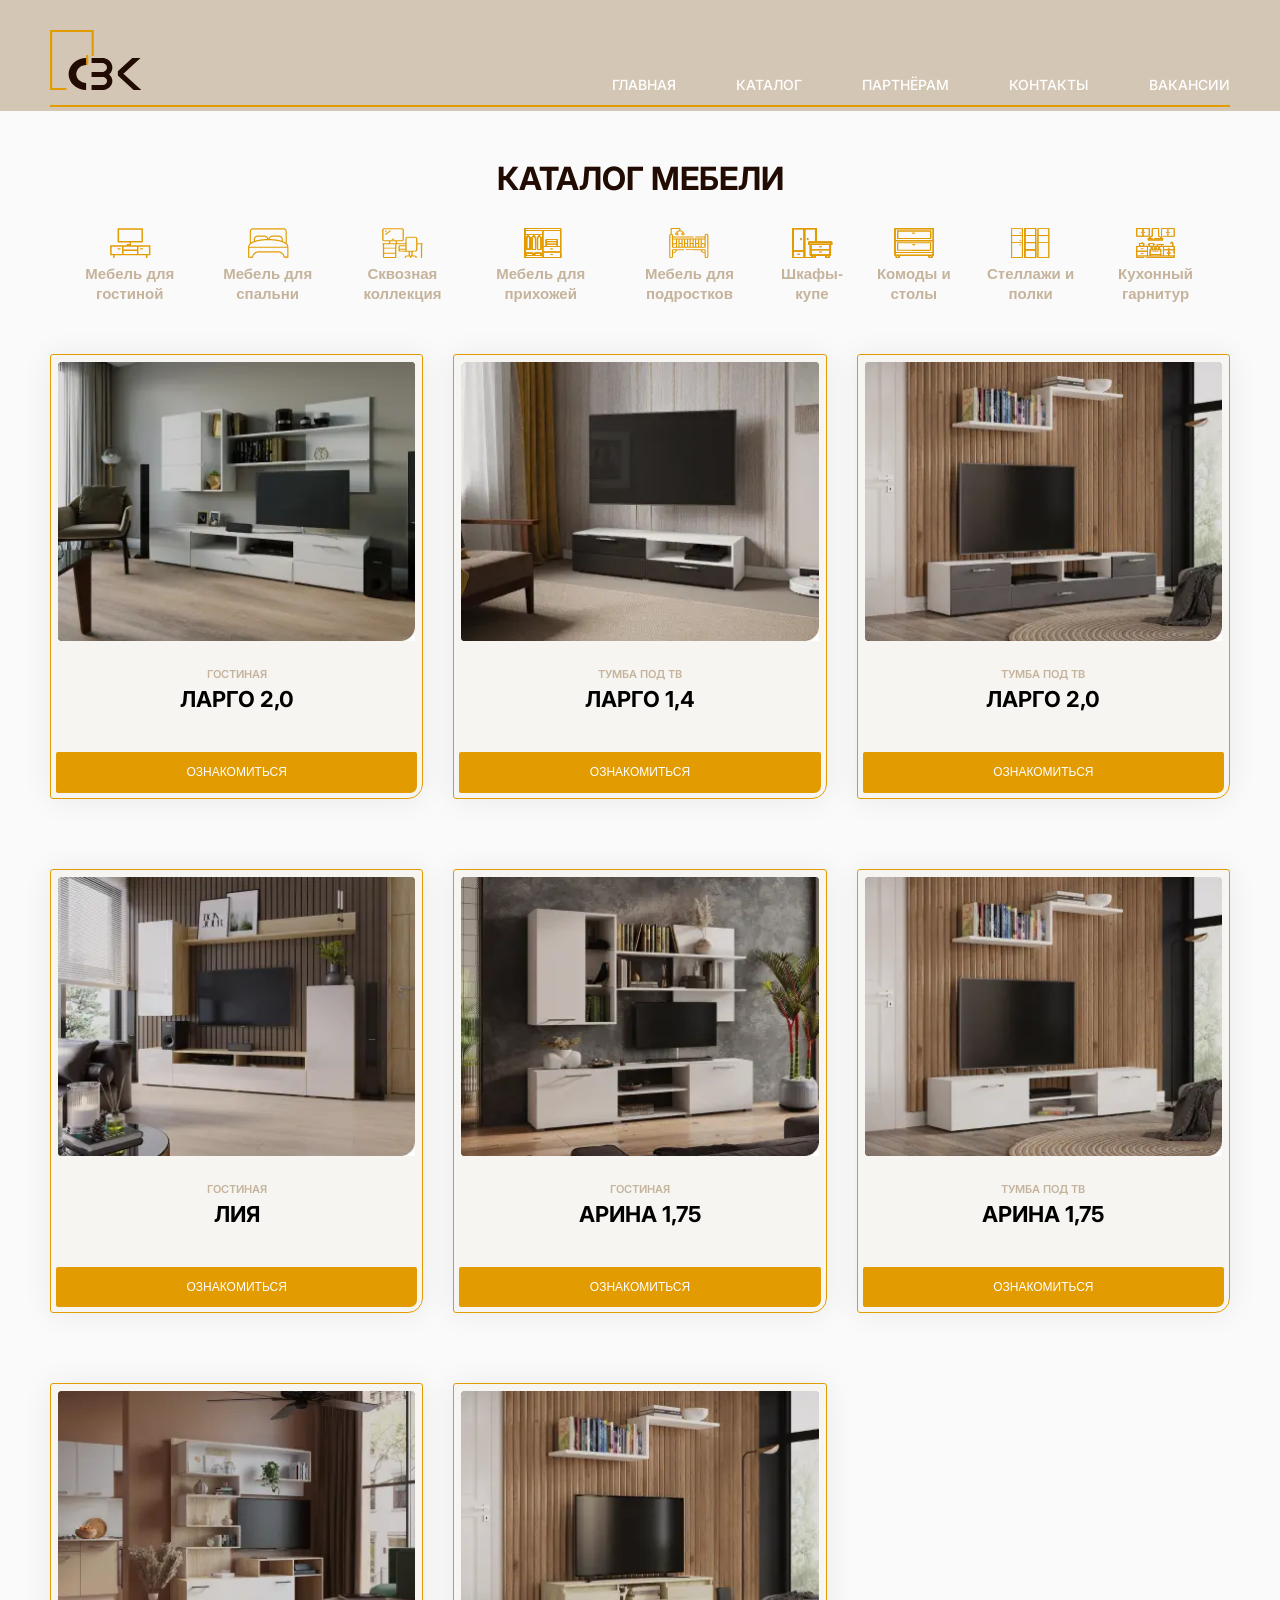
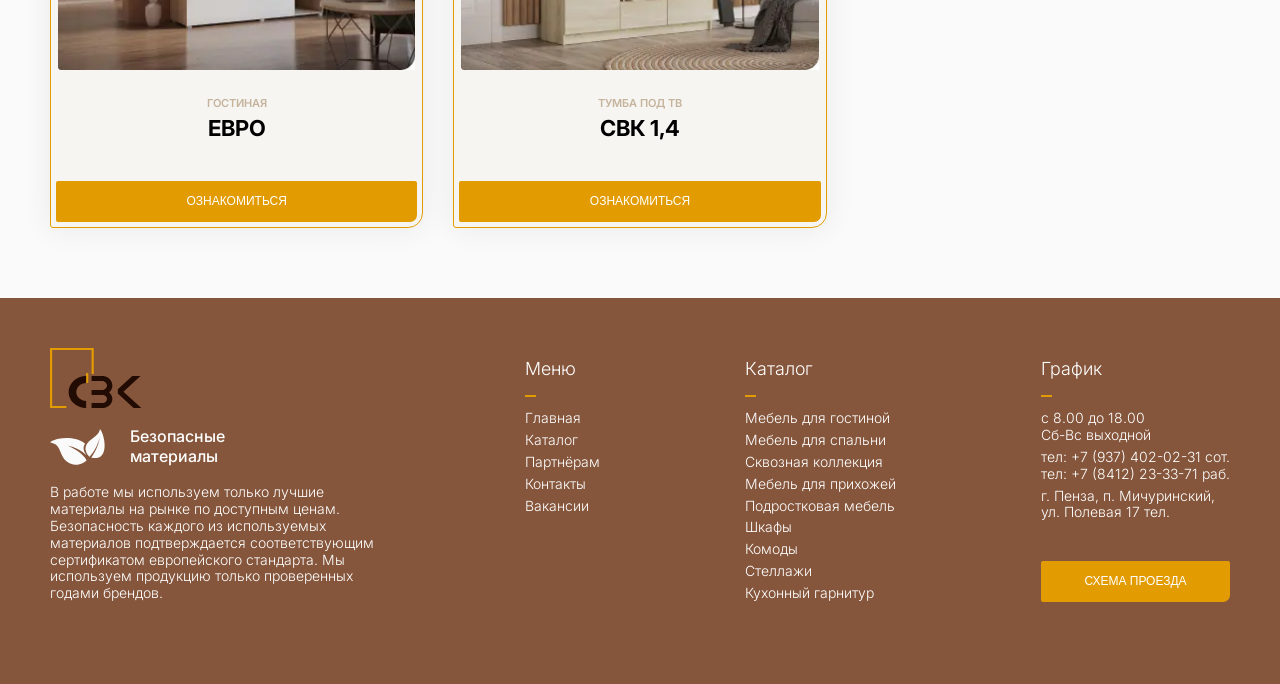
<file: catalog.html>
﻿<!DOCTYPE html>
<html lang="ru">

<head>
  <meta charset="UTF-8">
  <link rel="icon" href="imagis/1.ico" type="image/x-icon">
  <meta name="description" content="Большой выбор корпусной мебели от производителя. Модели для гостиной, спальни,
   подростковой, кухни. Цены, фото, характеристики. Минимальный заказ от 5 шт.">
  <meta name="viewport" content="width=device-width, initial-scale=1.0">
  <meta http-equiv="X-UA-Compatible" content="IE=edge">
  <title>Каталог мебели — гостиные, спальни, прихожие, шкафы | СВК</title>
  <link rel="shortcut icon" href="imagis/1.ico">
  <link rel="preconnect" href="https://fonts.googleapis.com">
  <link rel="preconnect" href="https://fonts.gstatic.com" crossorigin>
  <link href="https://fonts.googleapis.com/css2?family=Inter:wght@300;500;700&display=swap" rel="stylesheet">
  <link rel="stylesheet" href="css/style.css">
</head>
<!-- Yandex.Metrika counter -->
<script type="text/javascript">
    (function(m,e,t,r,i,k,a){
        m[i]=m[i]||function(){(m[i].a=m[i].a||[]).push(arguments)};
        m[i].l=1*new Date();
        for (var j = 0; j < document.scripts.length; j++) {if (document.scripts[j].src === r) { return; }}
        k=e.createElement(t),a=e.getElementsByTagName(t)[0],k.async=1,k.src=r,a.parentNode.insertBefore(k,a)
    })(window, document,'script','https://mc.yandex.ru/metrika/tag.js?id=109437270', 'ym');

    ym(109437270, 'init', {ssr:true, webvisor:true, clickmap:true, ecommerce:"dataLayer", referrer: document.referrer, url: location.href, accurateTrackBounce:true, trackLinks:true});
</script>
<noscript><div><img src="https://mc.yandex.ru/watch/109437270" style="position:absolute; left:-9999px;" alt="" /></div></noscript>
<!-- /Yandex.Metrika counter -->

<body>
  <div class="wrapper">
    <header class="header">
      <div class="container">
        <div class="header__inner">
          <a class="logo" href="index.html">
            <img class="logo__img" src="imagis/logo.svg" alt="Логотип мебельной компании СВК">
          </a>
          <nav class="menu">
            <button class="menu__btn">
              <span></span>
              <span></span>
              <span></span>
            </button>
            <ul class="menu__list">
              <li class="menu__list-item"><a class="menu__list-link" href="index.html">Главная</a></li>
              <li class="menu__list-item"><a class="menu__list-link" href="catalog.html">Каталог</a></li>
              <li class="menu__list-item"><a class="menu__list-link" href="advantages.html">Партнёрам</a></li>
              <li class="menu__list-item"><a class="menu__list-link" href="contacts.html">Контакты</a></li>
              <li class="menu__list-item"><a class="menu__list-link" href="vacancies.html">Вакансии</a></li>
            </ul>
          </nav>
        </div>
        <a class="line" href="#">
          <img loading="lazy" class="line__img" src="imagis/line.svg" alt="Декоративная золотая линия">
        </a>
      </div>
    </header>

    <main class="main">
      <section class="choose-cars">
        <div class="container">
          <h2 class="section-title">КАТАЛОГ МЕБЕЛИ</h2>

          <div class="tabs">
            <div class="tabs__btn">
              <button class="tabs__btn-item tabs__btn-item--active" data-button="content-1">
                <img loading="lazy" class="card__img-ikon" src="imagis/ikon-1.svg" alt="Мебель для гостиной"><br>Мебель для гостиной
              </button>
              <button class="tabs__btn-item" data-button="content-2">
                <img loading="lazy" class="card__img-ikon" src="imagis/ikon-2.svg" alt="Мебель для спальни"><br>Мебель для спальни
              </button>
              <button class="tabs__btn-item" data-button="content-3">
                <img loading="lazy" class="card__img-ikon" src="imagis/ikon-3.svg" alt="Сквозная коллекция"><br>Сквозная коллекция
              </button>
              <button class="tabs__btn-item" data-button="content-4">
                <img loading="lazy" class="card__img-ikon" src="imagis/ikon-4.svg" alt="Мебель для прихожей"><br>Мебель для прихожей
              </button>
              <button class="tabs__btn-item" data-button="content-5">
                <img loading="lazy" class="card__img-ikon" src="imagis/ikon-5.svg" alt="Мебель для подростков"><br>Мебель для подростков
              </button>
              <button class="tabs__btn-item" data-button="content-6">
                <img loading="lazy" class="card__img-ikon" src="imagis/ikon-6.svg" alt="Шкафы-купе"><br>Шкафы-купе
              </button>
              <button class="tabs__btn-item" data-button="content-7">
                <img loading="lazy" class="card__img-ikon" src="imagis/ikon-7.svg" alt="Комоды и столы"><br>Комоды и столы
              </button>
              <button class="tabs__btn-item" data-button="content-8">
                <img loading="lazy" class="card__img-ikon" src="imagis/ikon-8.svg" alt="Стеллажи и полки"><br>Стеллажи и полки
              </button>
              <button class="tabs__btn-item" data-button="content-9">
                <img loading="lazy" class="card__img-ikon" src="imagis/ikon-9.svg" alt="Кухонный гарнитур"><br>Кухонный гарнитур
              </button>
            </div>

            <div class="tabs__content">
              <!-- Вкладка 1: Гостиная -->
              <div class="tabs__content-item tabs__content-item--active" id="content-1">
                <div class="card">
                  <img loading="lazy" class="card__img" src="imagis/Living room-1.webp" alt="Гостиная Ларго 2,0">
                  <div class="card__content">
                    <p class="card__text"> ГОСТИНАЯ</p>
                    <h4 class="card__title">ЛАРГО 2,0</h4>
                    <a class="card__link" href="1.1_living_room_Largo 2.0.html" target="_blank">
                      <button type="button" class="footer1__button">ознакомиться</button>
                    </a>
                  </div>
                </div>
                <div class="card">
                  <img loading="lazy" class="card__img" src="imagis/Living room-2.webp" alt="Тумба под ТВ Ларго 1,4">
                  <div class="card__content">
                    <p class="card__text">ТУМБА ПОД ТВ</p>
                    <h4 class="card__title">ЛАРГО 1,4</h4>
                    <a class="card__link" href="#"><button type="button" class="footer1__button">ознакомиться</button></a>
                  </div>
                </div>
                <div class="card">
                  <img loading="lazy" class="card__img" src="imagis/Living room-3.webp" alt="Тумба под ТВ Ларго 2,0">
                  <div class="card__content">
                    <p class="card__text">ТУМБА ПОД ТВ</p>
                    <h4 class="card__title">ЛАРГО 2,0</h4>
                    <a class="card__link" href="#"><button type="button" class="footer1__button">ознакомиться</button></a>
                  </div>
                </div>
                <div class="card">
                  <img loading="lazy" class="card__img" src="imagis/Living room-4.webp" alt="Гостиная Лия">
                  <div class="card__content">
                    <p class="card__text">ГОСТИНАЯ</p>
                    <h4 class="card__title">ЛИЯ</h4>
                    <a class="card__link" href="#"><button type="button" class="footer1__button">ознакомиться</button></a>
                  </div>
                </div>
                <div class="card">
                  <img loading="lazy" class="card__img" src="imagis/Living room-5.webp" alt="Гостиная Арина 1,75">
                  <div class="card__content">
                    <p class="card__text">ГОСТИНАЯ</p>
                    <h4 class="card__title">АРИНА 1,75</h4>
                    <a class="card__link" href="#"><button type="button" class="footer1__button">ознакомиться</button></a>
                  </div>
                </div>
                <div class="card">
                  <img loading="lazy" class="card__img" src="imagis/Living room-6.webp" alt="Тумба под ТВ Арина 1,75">
                  <div class="card__content">
                    <p class="card__text">ТУМБА ПОД ТВ</p>
                    <h4 class="card__title">АРИНА 1,75</h4>
                    <a class="card__link" href="#"><button type="button" class="footer1__button">ознакомиться</button></a>
                  </div>
                </div>
                <div class="card">
                  <img loading="lazy" class="card__img" src="imagis/Living room-7.webp" alt="Гостиная ЕВРО">
                  <div class="card__content">
                    <p class="card__text">ГОСТИНАЯ</p>
                    <h4 class="card__title">ЕВРО</h4>
                    <a class="card__link" href="#"><button type="button" class="footer1__button">ознакомиться</button></a>
                  </div>
                </div>
                <div class="card">
                  <img loading="lazy" class="card__img" src="imagis/Living room-8.webp" alt="Тумба под ТВ СВК 1,4">
                  <div class="card__content">
                    <p class="card__text">ТУМБА ПОД ТВ</p>
                    <h4 class="card__title">СВК 1,4</h4>
                    <a class="card__link" href="#"><button type="button" class="footer1__button">ознакомиться</button></a>
                  </div>
                </div>
              </div>

              <!-- Вкладка 2: Спальня -->
              <div class="tabs__content-item" id="content-2">
                <div class="card">
                  <img loading="lazy" class="card__img" src="imagis/bedroom-1.webp" alt="Спальный гарнитур Ручеёк">
                  <div class="card__content">
                    <p class="card__text">СПАЛЬНЫЙ ГАРНИТУР</p>
                    <h4 class="card__title">РУЧЕЁК</h4>
                    <a class="card__link" href="2.1_sleeping_set_trickle.html" target="_blank">
                      <button type="button" class="footer1__button">ознакомиться</button>
                    </a>
                  </div>
                </div>
                <div class="card">
                  <img loading="lazy" class="card__img" src="imagis/bedroom-2.webp" alt="Спальный гарнитур Елена">
                  <div class="card__content">
                    <p class="card__text">СПАЛЬНЫЙ ГАРНИТУР</p>
                    <h4 class="card__title">ЕЛЕНА</h4>
                    <a class="card__link" href="2.2_sleeping_set_elena.html" target="_blank">
                      <button type="button" class="footer1__button">ознакомиться</button>
                    </a>
                  </div>
                </div>
                <div class="card">
                  <img loading="lazy" class="card__img" src="imagis/bedroom-3.webp" alt="Спальный гарнитур Сакура">
                  <div class="card__content">
                    <p class="card__text">СПАЛЬНЫЙ ГАРНИТУР</p>
                    <h4 class="card__title">САКУРА</h4>
                    <a class="card__link" href="#"><button type="button" class="footer1__button">ознакомиться</button></a>
                  </div>
                </div>
                <div class="card">
                  <img loading="lazy" class="card__img" src="imagis/bedroom-4.webp" alt="Спальный гарнитур Камелия">
                  <div class="card__content">
                    <p class="card__text">СПАЛЬНЫЙ ГАРНИТУР</p>
                    <h4 class="card__title">КАМЕЛИЯ</h4>
                    <a class="card__link" href="#"><button type="button" class="footer1__button">ознакомиться</button></a>
                  </div>
                </div>
                <div class="card">
                  <img loading="lazy" class="card__img" src="imagis/bedroom-5.webp" alt="Спальный гарнитур Стандарт">
                  <div class="card__content">
                    <p class="card__text">СПАЛЬНЫЙ ГАРНИТУР</p>
                    <h4 class="card__title">СТАНДАРТ</h4>
                    <a class="card__link" href="#"><button type="button" class="footer1__button">ознакомиться</button></a>
                  </div>
                </div>
                <div class="card">
                  <img loading="lazy" class="card__img" src="imagis/bedroom-6.webp" alt="Спальный гарнитур Фиеста">
                  <div class="card__content">
                    <p class="card__text">СПАЛЬНЫЙ ГАРНИТУР</p>
                    <h4 class="card__title">ФИЕСТА</h4>
                    <a class="card__link" href="#"><button type="button" class="footer1__button">ознакомиться</button></a>
                  </div>
                </div>
              </div>

              <!-- Вкладка 3: Сквозная коллекция -->
              <div class="tabs__content-item" id="content-3">
                <div class="card">
                  <img loading="lazy" class="card__img" src="imagis/through-1.webp" alt="Гостиная Мори">
                  <div class="card__content">
                    <p class="card__text">ГОСТИНАЯ</p>
                    <h4 class="card__title">МОРИ</h4>
                    <a class="card__link" href="#"><button type="button" class="footer1__button">ознакомиться</button></a>
                  </div>
                </div>
                <div class="card">
                  <img loading="lazy" class="card__img" src="imagis/through-2.webp" alt="Спальный гарнитур Мори">
                  <div class="card__content">
                    <p class="card__text">СПАЛЬНЫЙ ГАРНИТУР</p>
                    <h4 class="card__title">МОРИ</h4>
                    <a class="card__link" href="#"><button type="button" class="footer1__button">ознакомиться</button></a>
                  </div>
                </div>
                <div class="card">
                  <img loading="lazy" class="card__img" src="imagis/through-3.webp" alt="Прихожая Мори">
                  <div class="card__content">
                    <p class="card__text">ПРИХОЖАЯ</p>
                    <h4 class="card__title">МОРИ</h4>
                    <a class="card__link" href="#"><button type="button" class="footer1__button">ознакомиться</button></a>
                  </div>
                </div>
              </div>

              <!-- Вкладка 4: Прихожая -->
              <div class="tabs__content-item" id="content-4">
                <div class="card">
                  <img loading="lazy" class="card__img" src="imagis/hallway-1.webp" alt="Прихожая Ксения-1">
                  <div class="card__content">
                    <p class="card__text">ПРИХОЖАЯ</p>
                    <h4 class="card__title">КСЕНИЯ-1</h4>
                    <a class="card__link" href="4.1_hallway_ksenia-1.html" target="_blank">
                      <button type="button" class="footer1__button">ознакомиться</button>
                    </a>
                  </div>
                </div>
                <div class="card">
                  <img loading="lazy" class="card__img" src="imagis/hallway-2.webp" alt="Прихожая Вега">
                  <div class="card__content">
                    <p class="card__text">ПРИХОЖАЯ</p>
                    <h4 class="card__title">ВЕГА</h4>
                    <a class="card__link" href="#"><button type="button" class="footer1__button">ознакомиться</button></a>
                  </div>
                </div>
                <div class="card">
                  <img loading="lazy" class="card__img" src="imagis/hallway-3.webp" alt="Прихожая Ксения-2">
                  <div class="card__content">
                    <p class="card__text">ПРИХОЖАЯ</p>
                    <h4 class="card__title">КСЕНИЯ-2</h4>
                    <a class="card__link" href="#"><button type="button" class="footer1__button">ознакомиться</button></a>
                  </div>
                </div>
                <div class="card">
                  <img loading="lazy" class="card__img" src="imagis/hallway-4.webp" alt="Обувницы X, XL, 2XL">
                  <div class="card__content">
                    <p class="card__text">ОБУВНИЦЫ</p>
                    <h4 class="card__title">X; XL; 2XL</h4>
                    <a class="card__link" href="#"><button type="button" class="footer1__button">ознакомиться</button></a>
                  </div>
                </div>
                <div class="card">
                  <img loading="lazy" class="card__img" src="imagis/hallway-5.webp" alt="Модульная прихожая Ника">
                  <div class="card__content">
                    <p class="card__text">МОДУЛЬНАЯ ПРИХОЖАЯ</p>
                    <h4 class="card__title">НИКА</h4>
                    <a class="card__link" href="#"><button type="button" class="footer1__button">ознакомиться</button></a>
                  </div>
                </div>
              </div>

              <!-- Вкладка 5: Подростковая -->
              <div class="tabs__content-item" id="content-5">
                <div class="card">
                  <img loading="lazy" class="card__img" src="imagis/forTeenagers-1.webp" alt="Кровать Минима">
                  <div class="card__content">
                    <p class="card__text">КРОВАТЬ</p>
                    <h4 class="card__title">МИНИМА</h4>
                    <a class="card__link" href="5.1_bed_minima.html" target="_blank">
                      <button type="button" class="footer1__button">ознакомиться</button>
                    </a>
                  </div>
                </div>
                <div class="card">
                  <img loading="lazy" class="card__img" src="imagis/forTeenagers-2.webp" alt="Кровать Дельфин-2">
                  <div class="card__content">
                    <p class="card__text">КРОВАТЬ</p>
                    <h4 class="card__title">ДЕЛЬФИН-2</h4>
                    <a class="card__link" href="#"><button type="button" class="footer1__button">ознакомиться</button></a>
                  </div>
                </div>
                <div class="card">
                  <img loading="lazy" class="card__img" src="imagis/forTeenagers-3.webp" alt="Кровать Бабочка">
                  <div class="card__content">
                    <p class="card__text">КРОВАТЬ</p>
                    <h4 class="card__title">БАБОЧКА</h4>
                    <a class="card__link" href="#"><button type="button" class="footer1__button">ознакомиться</button></a>
                  </div>
                </div>
                <div class="card">
                  <img loading="lazy" class="card__img" src="imagis/forTeenagers-4.webp" alt="Кровать Дельфин">
                  <div class="card__content">
                    <p class="card__text">КРОВАТЬ</p>
                    <h4 class="card__title">ДЕЛЬФИН</h4>
                    <a class="card__link" href="#"><button type="button" class="footer1__button">ознакомиться</button></a>
                  </div>
                </div>
                <div class="card">
                  <img loading="lazy" class="card__img" src="imagis/forTeenagers-5.webp" alt="Кровать Капитан">
                  <div class="card__content">
                    <p class="card__text">КРОВАТЬ</p>
                    <h4 class="card__title">КАПИТАН</h4>
                    <a class="card__link" href="contacts.html"><button type="button" class="footer1__button">ознакомиться</button></a>
                  </div>
                </div>
                <div class="card">
                  <img loading="lazy" class="card__img" src="imagis/forTeenagers-6.webp" alt="Кровать Топ-Топ">
                  <div class="card__content">
                    <p class="card__text">КРОВАТЬ</p>
                    <h4 class="card__title">ТОП-ТОП</h4>
                    <a class="card__link" href="contacts.html"><button type="button" class="footer1__button">ознакомиться</button></a>
                  </div>
                </div>
                <div class="card">
                  <img loading="lazy" class="card__img" src="imagis/forTeenagers-7.webp" alt="Модульная система Барни">
                  <div class="card__content">
                    <p class="card__text">МОДУЛЬНАЯ СИСТЕМА</p>
                    <h4 class="card__title">БАРНИ</h4>
                    <a class="card__link" href="#"><button type="button" class="footer1__button">ознакомиться</button></a>
                  </div>
                </div>
              </div>

              <!-- Вкладка 6: Шкафы-купе -->
              <div class="tabs__content-item" id="content-6">
                <div class="card">
                  <img loading="lazy" class="card__img" src="imagis/wardrobe-1.webp" alt="Шкаф-купе Бася">
                  <div class="card__content">
                    <p class="card__text">ШКАФ-КУПЕ</p>
                    <h4 class="card__title">БАСЯ</h4>
                    <a class="card__link" href="#"><button type="button" class="footer1__button">ознакомиться</button></a>
                  </div>
                </div>
                <div class="card">
                  <img loading="lazy" class="card__img" src="imagis/wardrobe-2.webp" alt="Шкаф-купе Бася-2">
                  <div class="card__content">
                    <p class="card__text">ШКАФ-КУПЕ</p>
                    <h4 class="card__title">БАСЯ-2</h4>
                    <a class="card__link" href="#"><button type="button" class="footer1__button">ознакомиться</button></a>
                  </div>
                </div>
                <div class="card">
                  <img loading="lazy" class="card__img" src="imagis/wardrobe-3.webp" alt="Шкаф-купе Европа">
                  <div class="card__content">
                    <p class="card__text">ШКАФ-КУПЕ</p>
                    <h4 class="card__title">ЕВРОПА</h4>
                    <a class="card__link" href="#"><button type="button" class="footer1__button">ознакомиться</button></a>
                  </div>
                </div>
                <div class="card">
                  <img loading="lazy" class="card__img" src="imagis/wardrobe-4.webp" alt="Шкаф-купе Маэстро">
                  <div class="card__content">
                    <p class="card__text">ШКАФ-КУПЕ</p>
                    <h4 class="card__title">МАЭСТРО</h4>
                    <a class="card__link" href="#"><button type="button" class="footer1__button">ознакомиться</button></a>
                  </div>
                </div>
                <div class="card">
                  <img loading="lazy" class="card__img" src="imagis/wardrobe-5.webp" alt="Шкаф-купе Маэстро Лайт">
                  <div class="card__content">
                    <p class="card__text">ШКАФ-КУПЕ</p>
                    <h4 class="card__title">МАЭСТРО ЛАЙТ</h4>
                    <a class="card__link" href="#"><button type="button" class="footer1__button">ознакомиться</button></a>
                  </div>
                </div>
                <div class="card">
                  <img loading="lazy" class="card__img" src="imagis/wardrobe-6.webp" alt="Шкаф Уют 2-х створчатый">
                  <div class="card__content">
                    <p class="card__text">ШКАФ</p>
                    <h4 class="card__title">УЮТ 2-Х СТВОРЧАТЫЙ</h4>
                    <a class="card__link" href="#"><button type="button" class="footer1__button">ознакомиться</button></a>
                  </div>
                </div>
                <div class="card">
                  <img loading="lazy" class="card__img" src="imagis/wardrobe-7.webp" alt="Шкаф Уют 3-х створчатый">
                  <div class="card__content">
                    <p class="card__text">ШКАФ</p>
                    <h4 class="card__title">УЮТ 3-Х СТВОРЧАТЫЙ</h4>
                    <a class="card__link" href="#"><button type="button" class="footer1__button">ознакомиться</button></a>
                  </div>
                </div>
                <div class="card">
                  <img loading="lazy" class="card__img" src="imagis/wardrobe-8.webp" alt="Шкаф Уют 4-х створчатый">
                  <div class="card__content">
                    <p class="card__text">ШКАФ</p>
                    <h4 class="card__title">УЮТ 4-Х СТВОРЧАТЫЙ</h4>
                    <a class="card__link" href="#"><button type="button" class="footer1__button">ознакомиться</button></a>
                  </div>
                </div>
              </div>

              <!-- Вкладка 7: Комоды -->
              <div class="tabs__content-item" id="content-7">
                <div class="card">
                  <img loading="lazy" class="card__img" src="imagis/dresser-1.webp" alt="Комод Стандарт №1">
                  <div class="card__content">
                    <p class="card__text">СЕРИЯ КОМОДОВ</p>
                    <h4 class="card__title">СТАНДАРТ №1</h4>
                    <a class="card__link" href="#"><button type="button" class="footer1__button">ознакомиться</button></a>
                  </div>
                </div>
                <div class="card">
                  <img loading="lazy" class="card__img" src="imagis/dresser-2.webp" alt="Комод Стандарт №2">
                  <div class="card__content">
                    <p class="card__text">СЕРИЯ КОМОДОВ</p>
                    <h4 class="card__title">СТАНДАРТ №2</h4>
                    <a class="card__link" href="#"><button type="button" class="footer1__button">ознакомиться</button></a>
                  </div>
                </div>
                <div class="card">
                  <img loading="lazy" class="card__img" src="imagis/dresser-3.webp" alt="Комод Стандарт №3">
                  <div class="card__content">
                    <p class="card__text">СЕРИЯ КОМОДОВ</p>
                    <h4 class="card__title">СТАНДАРТ №3</h4>
                    <a class="card__link" href="#"><button type="button" class="footer1__button">ознакомиться</button></a>
                  </div>
                </div>
                <div class="card">
                  <img loading="lazy" class="card__img" src="imagis/dresser-4.webp" alt="Комод Стандарт №4">
                  <div class="card__content">
                    <p class="card__text">СЕРИЯ КОМОДОВ</p>
                    <h4 class="card__title">СТАНДАРТ №4</h4>
                    <a class="card__link" href="#"><button type="button" class="footer1__button">ознакомиться</button></a>
                  </div>
                </div>
                <div class="card">
                  <img loading="lazy" class="card__img" src="imagis/dresser-5.webp" alt="Комод Стандарт №5">
                  <div class="card__content">
                    <p class="card__text">СЕРИЯ КОМОДОВ</p>
                    <h4 class="card__title">СТАНДАРТ №5</h4>
                    <a class="card__link" href="#"><button type="button" class="footer1__button">ознакомиться</button></a>
                  </div>
                </div>
                <div class="card">
                  <img loading="lazy" class="card__img" src="imagis/dresser-6.webp" alt="Комод Стандарт №6">
                  <div class="card__content">
                    <p class="card__text">СЕРИЯ КОМОДОВ</p>
                    <h4 class="card__title">СТАНДАРТ №6</h4>
                    <a class="card__link" href="#"><button type="button" class="footer1__button">ознакомиться</button></a>
                  </div>
                </div>
                <div class="card">
                  <img loading="lazy" class="card__img" src="imagis/dresser-7.webp" alt="Комод Стандарт №7">
                  <div class="card__content">
                    <p class="card__text">СЕРИЯ КОМОДОВ</p>
                    <h4 class="card__title">СТАНДАРТ №7</h4>
                    <a class="card__link" href="#"><button type="button" class="footer1__button">ознакомиться</button></a>
                  </div>
                </div>
                <div class="card">
                  <img loading="lazy" class="card__img" src="imagis/dresser-8.webp" alt="Комод Стандарт №8">
                  <div class="card__content">
                    <p class="card__text">СЕРИЯ КОМОДОВ</p>
                    <h4 class="card__title">СТАНДАРТ №8</h4>
                    <a class="card__link" href="#"><button type="button" class="footer1__button">ознакомиться</button></a>
                  </div>
                </div>
              </div>

              <!-- Вкладка 8: Стеллажи и полки -->
              <div class="tabs__content-item" id="content-8">
                <div class="card">
                  <img loading="lazy" class="card__img" src="imagis/Shelf-1.webp" alt="Стеллаж с полками №1">
                  <div class="card__content">
                    <p class="card__text">СТЕЛЛАЖ С ПОЛКАМИ</p>
                    <h4 class="card__title">СТЕЛЛАЖ №1</h4>
                    <a class="card__link" href="#"><button type="button" class="footer1__button">ознакомиться</button></a>
                  </div>
                </div>
                <div class="card">
                  <img loading="lazy" class="card__img" src="imagis/Shelf-2.webp" alt="Навесная полка №5">
                  <div class="card__content">
                    <p class="card__text">НАВЕСНАЯ ПОЛКА №5</p>
                    <h4 class="card__title">ПОЛКА №5</h4>
                    <a class="card__link" href="#"><button type="button" class="footer1__button">ознакомиться</button></a>
                  </div>
                </div>
              </div>

              <!-- Вкладка 9: Кухонный гарнитур -->
              <div class="tabs__content-item" id="content-9">
                <div class="card">
                  <img loading="lazy" class="card__img" src="imagis/Kitchen-1.webp" alt="Кухня СВК 1,6 (00005)">
                  <div class="card__content">
                    <p class="card__text">Кухня (00005)</p>
                    <h4 class="card__title">СВК 1,6</h4>
                    <a class="card__link" href="#"><button type="button" class="footer1__button">ознакомиться</button></a>
                  </div>
                </div>
                <div class="card">
                  <img loading="lazy" class="card__img" src="imagis/Kitchen-2.webp" alt="Кухня СВК 1,6 (00006)">
                  <div class="card__content">
                    <p class="card__text">Кухня (00006)</p>
                    <h4 class="card__title">СВК 1,6</h4>
                    <a class="card__link" href="#"><button type="button" class="footer1__button">ознакомиться</button></a>
                  </div>
                </div>
                <div class="card">
                  <img loading="lazy" class="card__img" src="imagis/Kitchen-3.webp" alt="Кухня СВК 1,8 (00007)">
                  <div class="card__content">
                    <p class="card__text">Кухня (00007)</p>
                    <h4 class="card__title">СВК 1,8</h4>
                    <a class="card__link" href="#"><button type="button" class="footer1__button">ознакомиться</button></a>
                  </div>
                </div>
                <div class="card">
                  <img loading="lazy" class="card__img" src="imagis/Kitchen-4.webp" alt="Кухня СВК 1,8 (00008)">
                  <div class="card__content">
                    <p class="card__text">Кухня (00008)</p>
                    <h4 class="card__title">СВК 1,8</h4>
                    <a class="card__link" href="#"><button type="button" class="footer1__button">ознакомиться</button></a>
                  </div>
                </div>
                <div class="card">
                  <img loading="lazy" class="card__img" src="imagis/Kitchen-5.webp" alt="Кухня СВК 2,0 (00009)">
                  <div class="card__content">
                    <p class="card__text">Кухня (00009)</p>
                    <h4 class="card__title">СВК 2,0</h4>
                    <a class="card__link" href="#"><button type="button" class="footer1__button">ознакомиться</button></a>
                  </div>
                </div>
                <div class="card">
                  <img loading="lazy" class="card__img" src="imagis/Kitchen-6.webp" alt="Кухня СВК 2,3 (00010)">
                  <div class="card__content">
                    <p class="card__text">Кухня (00010)</p>
                    <h4 class="card__title">СВК 2,3</h4>
                    <a class="card__link" href="#"><button type="button" class="footer1__button">ознакомиться</button></a>
                  </div>
                </div>
              </div>
            </div> <!-- закрытие tabs__content -->
          </div> <!-- закрытие tabs -->
        </div> <!-- закрытие container -->
      </section> <!-- закрытие choose-cars -->
    </main>

    <footer class="footer">
      <div class="container">
        <nav class="footer__menu">
          <ul class="footer__menu-list">
            <li class="footer__menu-item">
              <img src="imagis/logo.svg" alt="Логотип мебельной компании СВК подвал" class="footer__menu-title">
            </li>
            <li class="footer__menu-item">
              <p class="footer__menu-title-Sheet">Безопасные <br> материалы</p>
            </li>
            <li class="footer__menu-item">
              <p class="footer__menu-link-Sheet">В работе мы используем только лучшие материалы
                на рынке по доступным ценам. Безопасность каждого из используемых
                материалов подтверждается соответствующим сертификатом европейского
                стандарта. Мы используем продукцию только проверенных
                годами брендов.</p>
            </li>
          </ul>
          <ul class="footer__menu-list">
            <li class="footer__menu-item"><p class="footer__menu-title"></p></li>
            <li class="footer__menu-item"><p class="footer__menu-title">Меню</p></li>
            <li class="footer__menu-item"><img loading="lazy" src="imagis/line yellow1.svg" alt="Декоративная сине-жёлтая линия" class="footer__menu-title"></li>
            <li class="footer__menu-item"><a href="index.html" class="footer__menu-link">Главная</a></li>
            <li class="footer__menu-item"><a href="catalog.html" class="footer__menu-link">Каталог</a></li>
            <li class="footer__menu-item"><a href="advantages.html" class="footer__menu-link">Партнёрам</a></li>
            <li class="footer__menu-item"><a href="contacts.html" class="footer__menu-link">Контакты</a></li>
            <li class="footer__menu-item"><a href="vacancies.html" class="footer__menu-link">Вакансии</a></li>
          </ul>
          <ul class="footer__menu-list">
            <li class="footer__menu-item"><p class="footer__menu-title"></p></li>
            <li class="footer__menu-item"><p class="footer__menu-title">Каталог</p></li>
            <li class="footer__menu-item"><img loading="lazy" src="imagis/line yellow1.svg" alt="Декоративная сине-жёлтая линия" class="footer__menu-title"></li>
            <li class="footer__menu-item"><a href="catalog.html" class="footer__menu-link">Мебель для гостиной</a></li>
            <li class="footer__menu-item"><a href="catalog.html" class="footer__menu-link">Мебель для спальни</a></li>
            <li class="footer__menu-item"><a href="catalog.html" class="footer__menu-link">Сквозная коллекция</a></li>
            <li class="footer__menu-item"><a href="catalog.html" class="footer__menu-link">Мебель для прихожей</a></li>
            <li class="footer__menu-item"><a href="catalog.html" class="footer__menu-link">Подростковая мебель</a></li>
            <li class="footer__menu-item"><a href="catalog.html" class="footer__menu-link">Шкафы</a></li>
            <li class="footer__menu-item"><a href="catalog.html" class="footer__menu-link">Комоды</a></li>
            <li class="footer__menu-item"><a href="catalog.html" class="footer__menu-link">Стеллажи</a></li>
            <li class="footer__menu-item"><a href="catalog.html" class="footer__menu-link">Кухонный гарнитур</a></li>
          </ul>
          <ul class="footer__menu-list">
            <li class="footer__menu-item"><p class="footer__menu-title"></p></li>
            <li class="footer__menu-item"><p class="footer__menu-title">График</p></li>
            <li class="footer__menu-item"><img loading="lazy" src="imagis/line yellow1.svg" alt="Декоративная сине-жёлтая линия" class="footer__menu-title"></li>
            <li class="footer__menu-item"><p class="footer__menu-link-Sheet">с 8.00 до 18.00 <br> Сб-Вс выходной</p></li>
            <li class="footer__menu-item">
              <a href="tel:+79374020231">тел: +7 (937) 402-02-31 сот.</a><br>
              <a href="tel:+78412233371">тел: +7 (8412) 23-33-71 раб.</a>
            </li>
            <li class="footer__menu-item"><p class="footer__menu-link-Sheet"> г. Пенза, п. Мичуринский, <br> ул. Полевая 17 тел.</p></li>
            <li class="footer__menu-item"><button type="button" class="footer1__button"><a href="contacts.html">схема проезда</a></button></li>
          </ul>
        </nav>
      </div>
    </footer>
  </div>

  <script src="https://cdn.jsdelivr.net/npm/swiper@10/swiper-bundle.min.js"></script>
  <script src="js/main.js"></script>
</body>
</html>
</file>
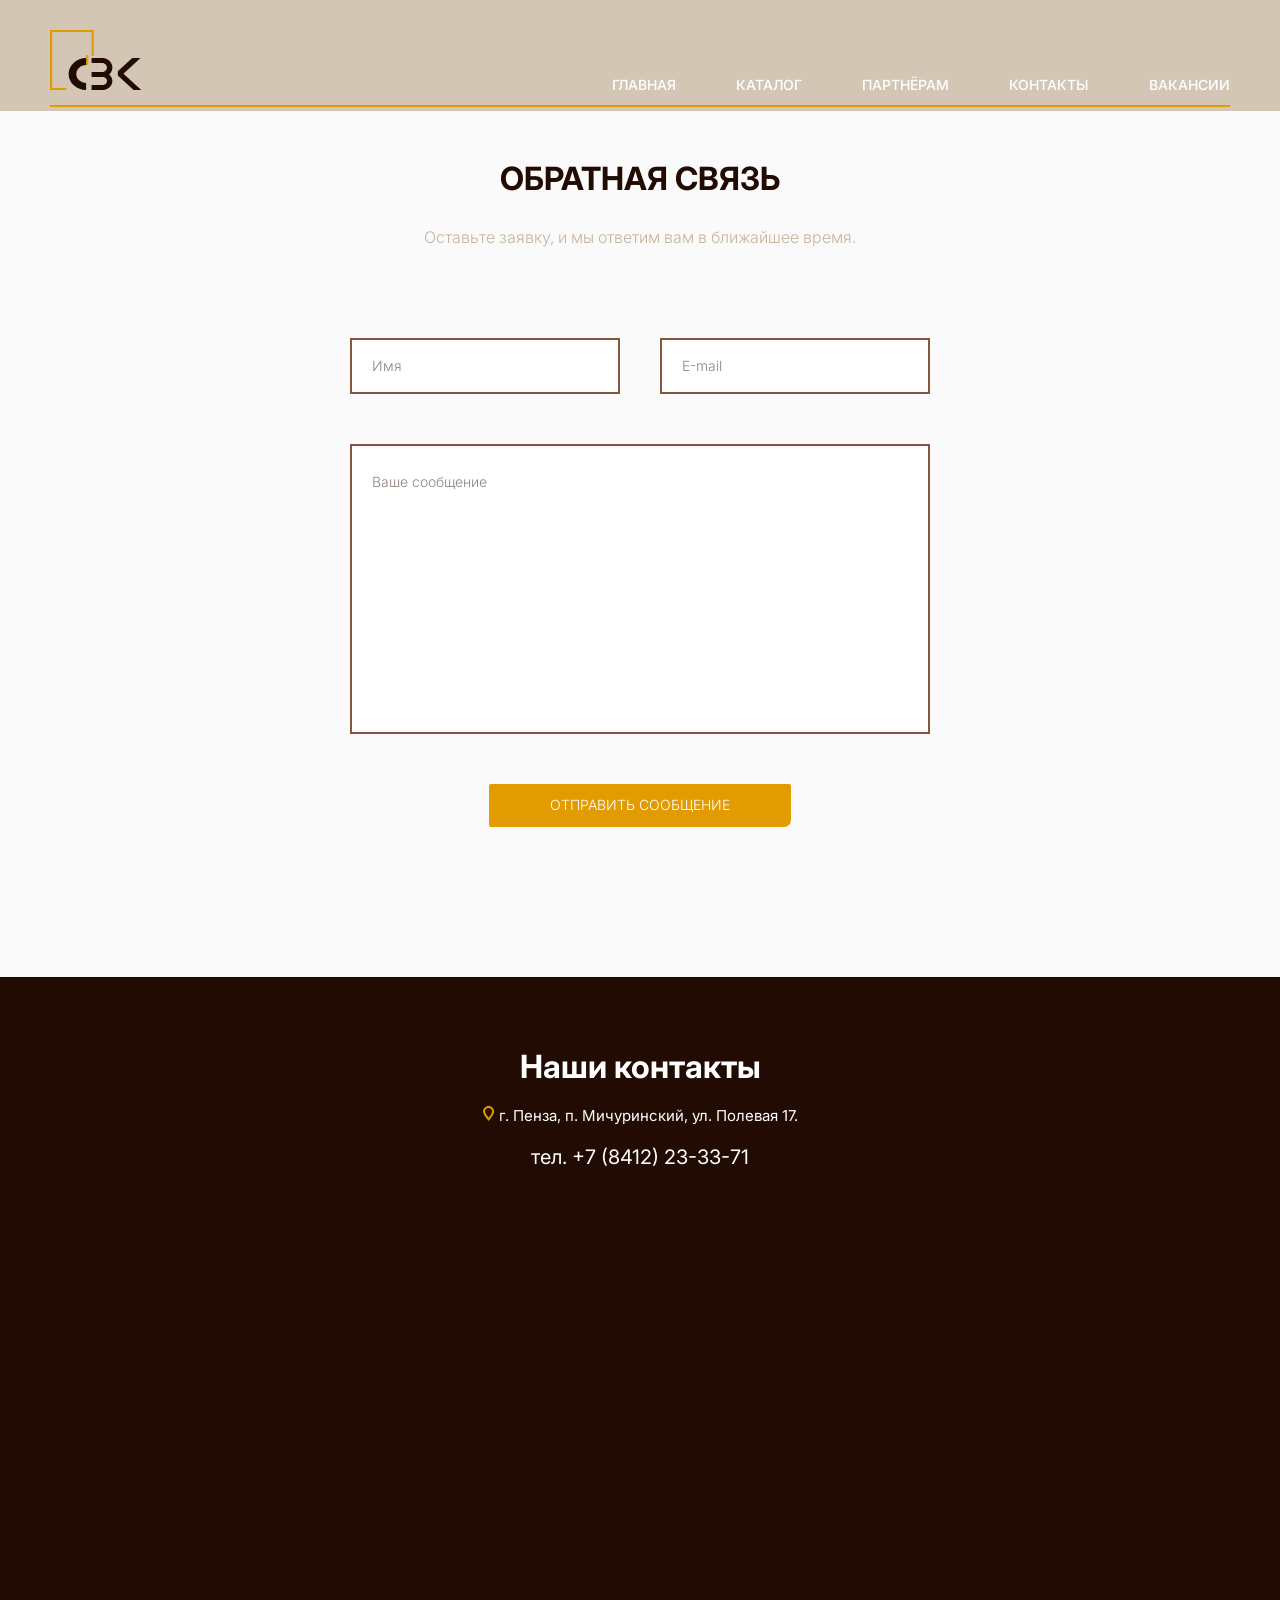
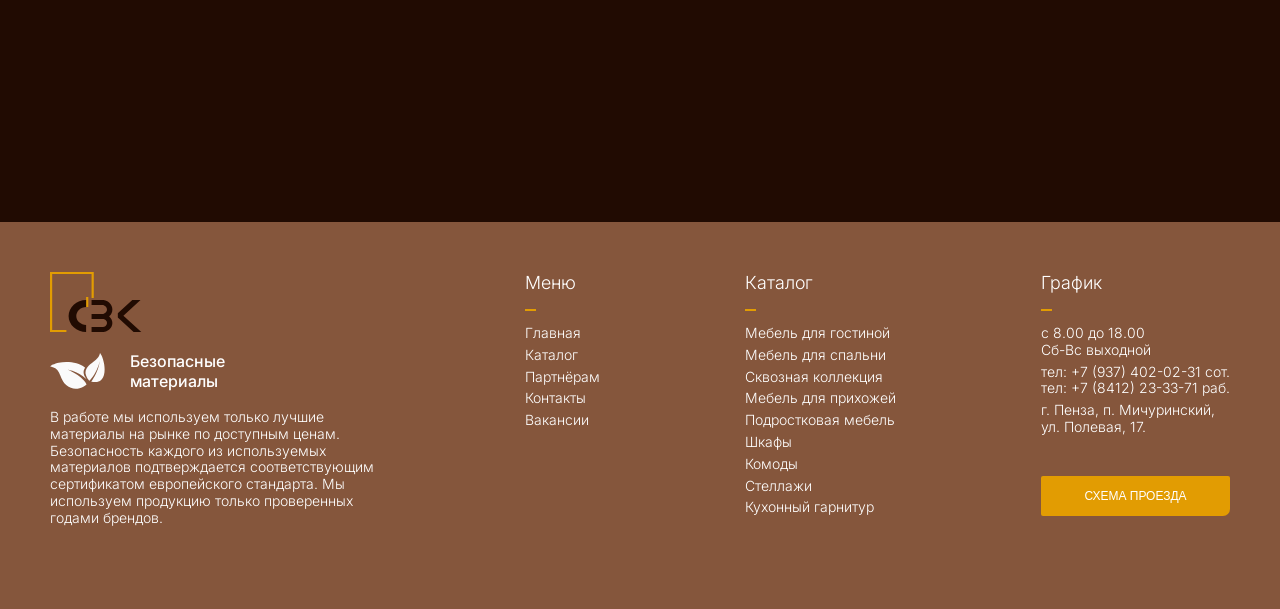
<file: contacts.html>
﻿<!DOCTYPE html>
<html lang="ru">

<head>
  <meta charset="UTF-8">
  <link rel="icon" href="imagis/1.ico" type="image/x-icon">
  <meta name="description" content="Как нас найти: г. Пенза, п. Мичуринский, ул. Полевая 17. Телефоны:
   +7 937 402-02-31, +7 (8412) 23-33-71. Режим работы: с 8 до 18, сб-вс выходной.">
  <meta name="viewport" content="width=device-width, initial-scale=1.0">
  <meta http-equiv="X-UA-Compatible" content="IE=edge"> 
  <title>Контакты мебельной компании СВК — адрес, телефон, схема проезда</title>
  <link rel="shortcut icon" href="imagis/1.ico">
  <link rel="preconnect" href="https://fonts.googleapis.com">
  <link rel="preconnect" href="https://fonts.gstatic.com" crossorigin>
  <link href="https://fonts.googleapis.com/css2?family=Inter:wght@300;500;700&display=swap" rel="stylesheet">
  <link rel="stylesheet" href="css/style.css">
</head>
<!-- Yandex.Metrika counter -->
<script type="text/javascript">
    (function(m,e,t,r,i,k,a){
        m[i]=m[i]||function(){(m[i].a=m[i].a||[]).push(arguments)};
        m[i].l=1*new Date();
        for (var j = 0; j < document.scripts.length; j++) {if (document.scripts[j].src === r) { return; }}
        k=e.createElement(t),a=e.getElementsByTagName(t)[0],k.async=1,k.src=r,a.parentNode.insertBefore(k,a)
    })(window, document,'script','https://mc.yandex.ru/metrika/tag.js?id=109437270', 'ym');

    ym(109437270, 'init', {ssr:true, webvisor:true, clickmap:true, ecommerce:"dataLayer", referrer: document.referrer, url: location.href, accurateTrackBounce:true, trackLinks:true});
</script>
<noscript><div><img src="https://mc.yandex.ru/watch/109437270" style="position:absolute; left:-9999px;" alt="" /></div></noscript>
<!-- /Yandex.Metrika counter -->

<body>
  <div class="wrapper">
    <header class="header">
      <div class="container">
        <div class="header__inner">
          <a class="logo" href="index.html">
            <img class="logo__img" src="imagis/logo.svg" alt="Логотип мебельной компании СВК">
          </a>
          <nav class="menu">
            <button class="menu__btn">
              <span></span>
              <span></span>
              <span></span>
            </button>
            <ul class="menu__list">
              <li class="menu__list-item"><a class="menu__list-link" href="index.html">Главная</a></li>
              <li class="menu__list-item"><a class="menu__list-link" href="catalog.html">Каталог</a></li>
              <li class="menu__list-item"><a class="menu__list-link" href="advantages.html">Партнёрам</a></li>
              <li class="menu__list-item"><a class="menu__list-link" href="contacts.html">Контакты</a></li>
              <li class="menu__list-item"><a class="menu__list-link" href="vacancies.html">Вакансии</a></li>
            </ul>
          </nav>
        </div>
        <a class="line" href="#">
          <img loading="lazy" class="line__img" src="imagis/line.svg" alt="Декоративная золотая линия">
        </a>
      </div>
    </header>

    <main class="main">
      <section class="form-contacts">
        <div class="container">
          <h2 class="section-title">ОБРАТНАЯ СВЯЗЬ</h2>
          <p class="section-title-header">Оставьте заявку, и мы ответим вам в ближайшее время.</p>
          <form class="form" action="sendmail.php" method="POST">
            <input class="form__input" type="text" placeholder="Имя" name="name">
            <input class="form__input" type="email" placeholder="Е-mail" name="email">
            <textarea class="form__textarea" placeholder="Ваше сообщение" name="message"></textarea>
            <button class="form__btn" type="submit">отправить сообщение</button>
          </form>
        </div>
      </section>

      <section class="map-contacts">
        <div class="container">
          <div class="map-contacts__menu">
            <h2 class="map-contacts__inner">Наши контакты</h2>
            <p class="map-contacts__line">
              <img loading="lazy" src="./imagis/contacts.svg" alt="Иконка адреса"> г. Пенза, п. Мичуринский, ул. Полевая 17.
            </p>
            <p class="map-contacts__telephone"><a href="tel:+78412233371">тел. +7 (8412) 23-33-71</a></p>
            <div class="map">
              <div id="map-test" class="map-map"></div>
            </div>
            <script src="https://api-maps.yandex.ru/2.1/?apikey=737b8dac-9114-42ad-8730-4f5ee31e29fc&lang=ru_RU"></script>
            <script>
              ymaps.ready(init);
              function init() {
                var address = 'г. Пенза, п. Мичуринский, ул. Полевая 17.';
                ymaps.geocode(address, { results: 1 }).then(function (res) {
                  var point = res.geoObjects.get(0).geometry.getCoordinates();
                  var myMap = new ymaps.Map('map-test', {
                    center: point,
                    zoom: 16
                  });
                  var myPlacemark = new ymaps.Placemark(point, {
                    balloonContent: address,
                    hintContent: address
                  });
                  myMap.geoObjects.add(myPlacemark);
                });
              }
            </script>
          </div>
        </div>
      </section>
    </main>

    <footer class="footer">
      <div class="container">
        <nav class="footer__menu">
          <ul class="footer__menu-list">
            <li class="footer__menu-item">
              <img loading="lazy" src="imagis/logo.svg" alt="Логотип мебельной компании СВК подвал" class="footer__menu-title">
            </li>
            <li class="footer__menu-item">
              <p class="footer__menu-title-Sheet">Безопасные <br> материалы</p>
            </li>
            <li class="footer__menu-item">
              <p class="footer__menu-link-Sheet">В работе мы используем только лучшие материалы
                на рынке по доступным ценам. Безопасность каждого из используемых
                материалов подтверждается соответствующим сертификатом европейского
                стандарта. Мы используем продукцию только проверенных
                годами брендов.</p>
            </li>
          </ul>
          <ul class="footer__menu-list">
            <li class="footer__menu-item"><p class="footer__menu-title">Меню</p></li>
            <li class="footer__menu-item"><img loading="lazy" src="imagis/line yellow1.svg" alt="Декоративная сине-жёлтая линия" class="footer__menu-title"></li>
            <li class="footer__menu-item"><a href="index.html" class="footer__menu-link">Главная</a></li>
            <li class="footer__menu-item"><a href="catalog.html" class="footer__menu-link">Каталог</a></li>
            <li class="footer__menu-item"><a href="advantages.html" class="footer__menu-link">Партнёрам</a></li>
            <li class="footer__menu-item"><a href="contacts.html" class="footer__menu-link">Контакты</a></li>
            <li class="footer__menu-item"><a href="vacancies.html" class="footer__menu-link">Вакансии</a></li>
          </ul>
          <ul class="footer__menu-list">
            <li class="footer__menu-item"><p class="footer__menu-title">Каталог</p></li>
            <li class="footer__menu-item"><img loading="lazy" src="imagis/line yellow1.svg" alt="Декоративная сине-жёлтая линия" class="footer__menu-title"></li>
            <li class="footer__menu-item"><a href="catalog.html" class="footer__menu-link">Мебель для гостиной</a></li>
            <li class="footer__menu-item"><a href="catalog.html" class="footer__menu-link">Мебель для спальни</a></li>
            <li class="footer__menu-item"><a href="catalog.html" class="footer__menu-link">Сквозная коллекция</a></li>
            <li class="footer__menu-item"><a href="catalog.html" class="footer__menu-link">Мебель для прихожей</a></li>
            <li class="footer__menu-item"><a href="catalog.html" class="footer__menu-link">Подростковая мебель</a></li>
            <li class="footer__menu-item"><a href="catalog.html" class="footer__menu-link">Шкафы</a></li>
            <li class="footer__menu-item"><a href="catalog.html" class="footer__menu-link">Комоды</a></li>
            <li class="footer__menu-item"><a href="catalog.html" class="footer__menu-link">Стеллажи</a></li>
            <li class="footer__menu-item"><a href="catalog.html" class="footer__menu-link">Кухонный гарнитур</a></li>
          </ul>
          <ul class="footer__menu-list">
            <li class="footer__menu-item"><p class="footer__menu-title">График</p></li>
            <li class="footer__menu-item"><img loading="lazy" src="imagis/line yellow1.svg" alt="Декоративная сине-жёлтая линия" class="footer__menu-title"></li>
            <li class="footer__menu-item"><p class="footer__menu-link-Sheet">с 8.00 до 18.00 <br> Сб-Вс выходной</p></li>
            <li class="footer__menu-item"><p class="footer__menu-link-Sheet"><a href="tel:+79374020231">тел: +7 (937) 402-02-31 сот.</a><br><a href="tel:+78412233371">тел: +7 (8412) 23-33-71 раб.</a></p></li>
            <li class="footer__menu-item"><p class="footer__menu-link-Sheet">г. Пенза, п. Мичуринский, <br> ул. Полевая, 17.</p></li>
            <li class="footer__menu-item"><button type="button" class="footer1__button"><a href="contacts.html">схема проезда</a></button></li>
          </ul>
        </nav>
      </div>
    </footer>
  </div>

  <script src="https://cdn.jsdelivr.net/npm/swiper@10/swiper-bundle.min.js"></script>
  <script src="js/map.js"></script>
</body>
</html>
</file>
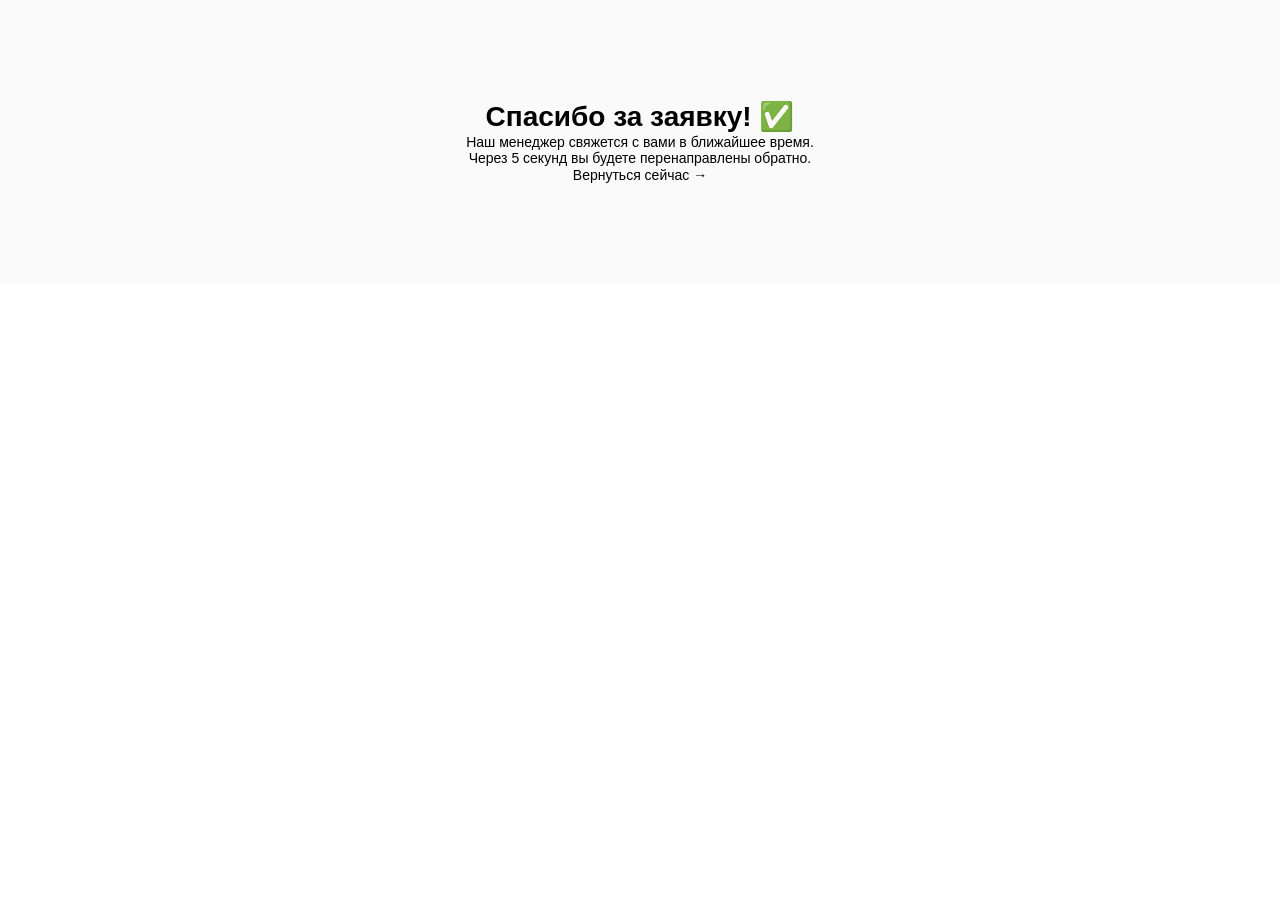
<file: thanks.html>
<!DOCTYPE html>
<html lang="ru">
<head>
  <meta charset="UTF-8">
  <title>Спасибо за заявку — мебельная компания СВК</title>
  <link rel="stylesheet" href="css/style.css">
  <meta http-equiv="refresh" content="5; url=contacts.html">
</head>
<!-- Yandex.Metrika counter -->
<script type="text/javascript">
    (function(m,e,t,r,i,k,a){
        m[i]=m[i]||function(){(m[i].a=m[i].a||[]).push(arguments)};
        m[i].l=1*new Date();
        for (var j = 0; j < document.scripts.length; j++) {if (document.scripts[j].src === r) { return; }}
        k=e.createElement(t),a=e.getElementsByTagName(t)[0],k.async=1,k.src=r,a.parentNode.insertBefore(k,a)
    })(window, document,'script','https://mc.yandex.ru/metrika/tag.js?id=109437270', 'ym');

    ym(109437270, 'init', {ssr:true, webvisor:true, clickmap:true, ecommerce:"dataLayer", referrer: document.referrer, url: location.href, accurateTrackBounce:true, trackLinks:true});
</script>
<noscript><div><img src="https://mc.yandex.ru/watch/109437270" style="position:absolute; left:-9999px;" alt="" /></div></noscript>
<!-- /Yandex.Metrika counter -->
<body>
  <div class="wrapper">
    <main class="main">
      <div class="container" style="text-align: center; padding: 100px 0;">
        <h1>Спасибо за заявку! ✅</h1>
        <p>Наш менеджер свяжется с вами в ближайшее время.</p>
        <p>Через 5 секунд вы будете перенаправлены обратно.</p>
        <a href="contacts.html">Вернуться сейчас →</a>
      </div>
    </main>
  </div>
</body>
</html>
</file>
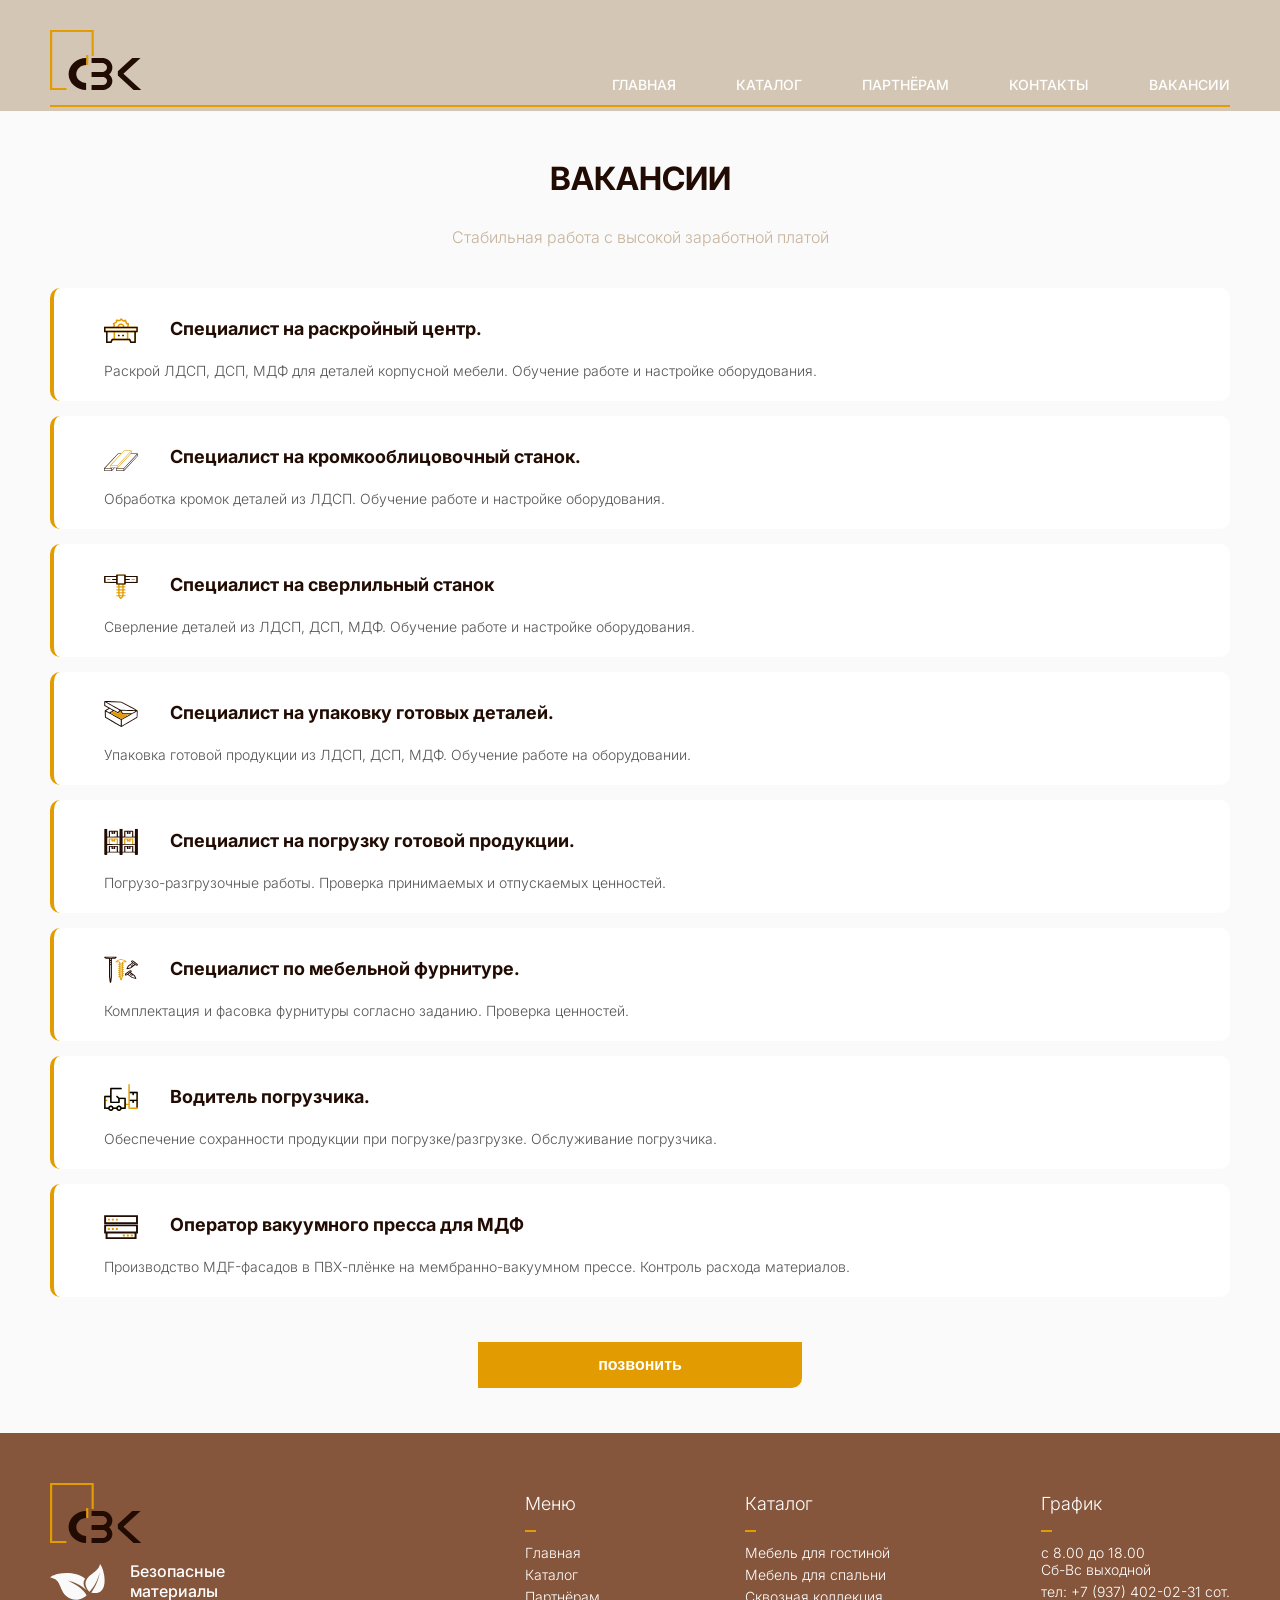
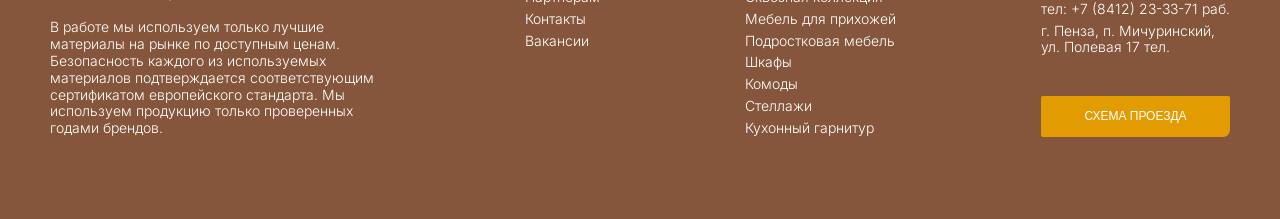
<file: vacancies.html>
﻿<!DOCTYPE html>
<html lang="ru">

<head>
  <meta charset="UTF-8">
  <link rel="icon" href="imagis/1.ico" type="image/x-icon">
  <meta name="description" content="Открытые вакансии на фабрике: сборщики, менеджеры, 
  комплектовщики. Официальное трудоустройство, стабильная зарплата. Присылайте резюме.">
  <meta name="viewport" content="width=device-width, initial-scale=1.0">
  <meta http-equiv="X-UA-Compatible" content="IE=edge"> 
  <title>Вакансии на мебельном производстве — работа в Пензе | СВК</title>
  <link rel="shortcut icon" href="imagis/1.ico">
  <link rel="preconnect" href="https://fonts.googleapis.com">
  <link rel="preconnect" href="https://fonts.gstatic.com" crossorigin>
  <link href="https://fonts.googleapis.com/css2?family=Inter:wght@300;500;700&display=swap" rel="stylesheet">
  <link rel="stylesheet" href="css/style.css">
</head>
<!-- Yandex.Metrika counter -->
<script type="text/javascript">
    (function(m,e,t,r,i,k,a){
        m[i]=m[i]||function(){(m[i].a=m[i].a||[]).push(arguments)};
        m[i].l=1*new Date();
        for (var j = 0; j < document.scripts.length; j++) {if (document.scripts[j].src === r) { return; }}
        k=e.createElement(t),a=e.getElementsByTagName(t)[0],k.async=1,k.src=r,a.parentNode.insertBefore(k,a)
    })(window, document,'script','https://mc.yandex.ru/metrika/tag.js?id=109437270', 'ym');

    ym(109437270, 'init', {ssr:true, webvisor:true, clickmap:true, ecommerce:"dataLayer", referrer: document.referrer, url: location.href, accurateTrackBounce:true, trackLinks:true});
</script>
<noscript><div><img src="https://mc.yandex.ru/watch/109437270" style="position:absolute; left:-9999px;" alt="" /></div></noscript>
<!-- /Yandex.Metrika counter -->

<body>
  <div class="wrapper">
    <header class="header">
      <div class="container">
        <div class="header__inner">
          <a class="logo" href="index.html">
            <img class="logo__img" src="imagis/logo.svg" alt="Логотип мебельной компании СВК">
          </a>
          <nav class="menu">
            <button class="menu__btn">
              <span></span>
              <span></span>
              <span></span>
            </button>
            <ul class="menu__list">
              <li class="menu__list-item"><a class="menu__list-link" href="index.html">Главная</a></li>
              <li class="menu__list-item"><a class="menu__list-link" href="catalog.html">Каталог</a></li>
              <li class="menu__list-item"><a class="menu__list-link" href="advantages.html">Партнёрам</a></li>
              <li class="menu__list-item"><a class="menu__list-link" href="contacts.html">Контакты</a></li>
              <li class="menu__list-item"><a class="menu__list-link" href="vacancies.html">Вакансии</a></li>
            </ul>
          </nav>
        </div>
        <a class="line" href="#">
          <img loading="lazy" class="line__img" src="imagis/line.svg" alt="Декоративная золотая линия">
        </a>
      </div>
    </header>

    <main class="main">
      <section class="how-does">
        <div class="container">
          <div class="how-does__inner">
            <h2 class="section-title">ВАКАНСИИ</h2>
            <p class="section-title-header">Стабильная работа с высокой заработной платой</p>

            <ol class="how__does-list">
              <li class="how__does-item">
                <div class="how__div">
                  <h3 class="how__item-title">
                    <img loading="lazy" src="./imagis/vacancies-1.svg" alt="Специалист на раскройный центр">Специалист на раскройный центр.
                  </h3>
                  <p class="how__item-text">Раскрой ЛДСП, ДСП, МДФ для деталей корпусной мебели. Обучение работе и настройке оборудования.</p>
                </div>
              </li>
              <li class="how__does-item">
                <div class="how__div">
                  <h3 class="how__item-title">
                    <img loading="lazy" src="./imagis/vacancies-2.svg" alt="Специалист на кромкооблицовочный станок">Специалист на кромкооблицовочный станок.
                  </h3>
                  <p class="how__item-text">Обработка кромок деталей из ЛДСП. Обучение работе и настройке оборудования.</p>
                </div>
              </li>
              <li class="how__does-item">
                <div class="how__div">
                  <h3 class="how__item-title">
                    <img loading="lazy" src="./imagis/vacancies-3.svg" alt="Специалист на сверлильный станок">Специалист на сверлильный станок
                  </h3>
                  <p class="how__item-text">Сверление деталей из ЛДСП, ДСП, МДФ. Обучение работе и настройке оборудования.</p>
                </div>
              </li>
              <li class="how__does-item">
                <div class="how__div">
                  <h3 class="how__item-title">
                    <img loading="lazy" src="./imagis/vacancies-4.svg" alt="Специалист на упаковку готовых деталей">Специалист на упаковку готовых деталей.
                  </h3>
                  <p class="how__item-text">Упаковка готовой продукции из ЛДСП, ДСП, МДФ. Обучение работе на оборудовании.</p>
                </div>
              </li>
              <li class="how__does-item">
                <div class="how__div">
                  <h3 class="how__item-title">
                    <img loading="lazy" src="./imagis/vacancies-5.svg" alt="Специалист на погрузку готовой продукции">Специалист на погрузку готовой продукции.
                  </h3>
                  <p class="how__item-text">Погрузо-разгрузочные работы. Проверка принимаемых и отпускаемых ценностей.</p>
                </div>
              </li>
              <li class="how__does-item">
                <div class="how__div">
                  <h3 class="how__item-title">
                    <img loading="lazy" src="./imagis/vacancies-6.svg" alt="Специалист по мебельной фурнитуре">Специалист по мебельной фурнитуре.
                  </h3>
                  <p class="how__item-text">Комплектация и фасовка фурнитуры согласно заданию. Проверка ценностей.</p>
                </div>
              </li>
              <li class="how__does-item">
                <div class="how__div">
                  <h3 class="how__item-title">
                    <img loading="lazy" src="./imagis/vacancies-7.svg" alt="Водитель погрузчика">Водитель погрузчика.
                  </h3>
                  <p class="how__item-text">Обеспечение сохранности продукции при погрузке/разгрузке. Обслуживание погрузчика.</p>
                </div>
              </li>
              <li class="how__does-item">
                <div class="how__div">
                  <h3 class="how__item-title">
                    <img loading="lazy" src="./imagis/vacancies-8.svg" alt="Оператор вакуумного пресса для МДФ">Оператор вакуумного пресса для МДФ
                  </h3>
                  <p class="how__item-text">Производство МДF-фасадов в ПВХ-плёнке на мембранно-вакуумном прессе. Контроль расхода материалов.</p>
                </div>
              </li>
            </ol>

            <div class="how-does__button-item">
              <button type="button" class="how-does__button-title"><a href="contacts.html">позвонить</a></button>
            </div>
          </div>
        </div>
      </section>
    </main>

    <footer class="footer">
      <div class="container">
        <nav class="footer__menu">
          <ul class="footer__menu-list">
            <li class="footer__menu-item">
              <img loading="lazy" src="imagis/logo.svg" alt="Логотип мебельной компании СВК подвал" class="footer__menu-title">
            </li>
            <li class="footer__menu-item">
              <p class="footer__menu-title-Sheet">Безопасные <br> материалы</p>
            </li>
            <li class="footer__menu-item">
              <p class="footer__menu-link-Sheet">В работе мы используем только лучшие материалы
                на рынке по доступным ценам. Безопасность каждого из используемых
                материалов подтверждается соответствующим сертификатом европейского
                стандарта. Мы используем продукцию только проверенных
                годами брендов.</p>
            </li>
          </ul>
          <ul class="footer__menu-list">
            <li class="footer__menu-item"><p class="footer__menu-title"></p></li>
            <li class="footer__menu-item"><p class="footer__menu-title">Меню</p></li>
            <li class="footer__menu-item"><img loading="lazy" src="imagis/line yellow1.svg" alt="Декоративная сине-жёлтая линия" class="footer__menu-title"></li>
            <li class="footer__menu-item"><a href="index.html" class="footer__menu-link">Главная</a></li>
            <li class="footer__menu-item"><a href="catalog.html" class="footer__menu-link">Каталог</a></li>
            <li class="footer__menu-item"><a href="advantages.html" class="footer__menu-link">Партнёрам</a></li>
            <li class="footer__menu-item"><a href="contacts.html" class="footer__menu-link">Контакты</a></li>
            <li class="footer__menu-item"><a href="vacancies.html" class="footer__menu-link">Вакансии</a></li>
          </ul>
          <ul class="footer__menu-list">
            <li class="footer__menu-item"><p class="footer__menu-title"></p></li>
            <li class="footer__menu-item"><p class="footer__menu-title">Каталог</p></li>
            <li class="footer__menu-item"><img loading="lazy" src="imagis/line yellow1.svg" alt="Декоративная сине-жёлтая линия" class="footer__menu-title"></li>
            <li class="footer__menu-item"><a href="catalog.html" class="footer__menu-link">Мебель для гостиной</a></li>
            <li class="footer__menu-item"><a href="catalog.html" class="footer__menu-link">Мебель для спальни</a></li>
            <li class="footer__menu-item"><a href="catalog.html" class="footer__menu-link">Сквозная коллекция</a></li>
            <li class="footer__menu-item"><a href="catalog.html" class="footer__menu-link">Мебель для прихожей</a></li>
            <li class="footer__menu-item"><a href="catalog.html" class="footer__menu-link">Подростковая мебель</a></li>
            <li class="footer__menu-item"><a href="catalog.html" class="footer__menu-link">Шкафы</a></li>
            <li class="footer__menu-item"><a href="catalog.html" class="footer__menu-link">Комоды</a></li>
            <li class="footer__menu-item"><a href="catalog.html" class="footer__menu-link">Стеллажи</a></li>
            <li class="footer__menu-item"><a href="catalog.html" class="footer__menu-link">Кухонный гарнитур</a></li>
          </ul>
          <ul class="footer__menu-list">
            <li class="footer__menu-item"><p class="footer__menu-title"></p></li>
            <li class="footer__menu-item"><p class="footer__menu-title">График</p></li>
            <li class="footer__menu-item"><img loading="lazy" src="imagis/line yellow1.svg" alt="Декоративная сине-жёлтая линия" class="footer__menu-title"></li>
            <li class="footer__menu-item"><p class="footer__menu-link-Sheet">с 8.00 до 18.00 <br> Сб-Вс выходной</p></li>
            <li class="footer__menu-item"><p class="footer__menu-link-Sheet"><a href="tel:+79374020231">тел: +7 (937) 402-02-31 сот.</a><br><a href="tel:+78412233371">тел: +7 (8412) 23-33-71 раб.</a></p></li>
            <li class="footer__menu-item"><p class="footer__menu-link-Sheet">г. Пенза, п. Мичуринский, <br> ул. Полевая 17 тел.</p></li>
            <li class="footer__menu-item"><button type="button" class="footer1__button"><a href="contacts.html">схема проезда</a></button></li>
          </ul>
        </nav>
      </div>
    </footer>
  </div>

  <script src="https://cdn.jsdelivr.net/npm/swiper@10/swiper-bundle.min.js"></script>
  <script src="js/main.js"></script>
</body>
</html>
</file>
<file: css/style.css>
html {
  box-sizing: border-box;
}

*,
*::after,
*::before {
  box-sizing: inherit;
  margin: 0;
  padding: 0;
}

html,
body {
  height: 100%;
}

ul {
  list-style-type: none;
}

a {
  text-decoration: none;
  color: inherit;
}

.section-title {
  margin-top: 160px;
  padding-bottom: 30px;
  font-size: 32px;
  font-weight: 700;
  text-align: center;
  color: #210B02;
}

.section__title-index {
  margin-top: 70px;
  padding-bottom: 30px;
  font-size: 32px;
  font-weight: 700;
  text-align: center;
  color: #210B02;
}

.section__title-header-index {
  font-size: 16px;
  font-weight: 500;
  text-align: center;
  color: #C5B39C;
}

.section-title-header {
  font-size: 16px;
  text-align: center;
  color: #C5B39C;
  margin-bottom: 40px;
}

.wrapper {
  display: flex;
  flex-direction: column;
  background-color: #fafafa;
}

.container {
  max-width: 1200px;
  margin: 0 auto;
  padding: 0 10px;
}

body {
  font-family: 'Inter', sans-serif;
  font-size: 14px;
  font-weight: 300;
  line-height: 1.2;
}

/*----------------------index------------------------*/
.header {
  background: var(--unnamed, #d3c6b4);
  z-index: 10;
  left: 0;
  right: 0;
  position: fixed;
}

.header-main {
  background-color: transparent;
  z-index: 20;
  left: 0;
  right: 0;
  position: absolute;
}

.header__inner {
  padding-top: 30px;
  display: flex;
  justify-content: space-between;
  align-items: flex-end;
}

/*-----------------------index-----------------------*/
.menu__list {
  display: flex;
  gap: 60px;
}

.menu__list-link {
  color: #ffffff;
  text-transform: uppercase;
  font-weight: 500;
  transition: all 300ms ease-in-out;
}

.menu__list-link:hover,
.menu__list-link:focus,
.menu__list-link:active {
  color: #E29C02;
}

/*-------------------main-------------------------*/
.main {
  flex-grow: 1;
}

/*-------------------advantages----------------------------*/
.why-lease {
  padding-bottom: 70px;
}

.why-lease__list {
  display: flex;
  gap: 130px;
  text-align: center;
  margin-top: 70px;
  flex-wrap: wrap;
  justify-content: center;
}

.why-lease__item {
  max-width: 300px;
}

.why-lease__item-img {
  margin-bottom: 10px;
}

.why-lease__item-title {
  margin-bottom: 25px;
  font-size: 24px;
  font-weight: 700;
  font-style: normal;
  line-height: normal;
}

.why-lease__item-text {
  font-size: 16px;
  font-weight: 500;
  color: #210B02;
  font-style: unset;
}

/*-advantages-*/
.now-does {
  color: #ffffff;
  display: flex;
  border: 3px;
}

.now-does__menu {
  display: flex;
  margin-bottom: 70px;
  justify-content: space-between;
  background-color: #E29C02;
  animation-name: colorchange;
  animation-duration: 6s;
  animation-timing-function: linear;
  animation-iteration-count: infinite;
  animation-delay: 6s;
}

@keyframes colorchange {
  0% {
    background-color: #E29C02;
  }
  100% {
    background-color: #210B02;
  }
}

.now-does__menu-list {
  max-width: 380px;
  margin: 40px;
}

.now-does__menu-title {
  font-size: 25px;
  font-style: normal;
  font-weight: 700;
  line-height: normal;
}

.now-does__menu-item+.now-does__menu-item {
  padding-top: 10px;
}

.now-does__menu-item-Sheet {
  margin-bottom: 10px;
}

.now-does__menu-link {
  font-size: 16px;
  font-weight: 300;
}

.now-does__menu-title-Sheet {
  margin-top: 5px;
  width: 100%;
}

/*-------------------catalog----------------------*/
.choose-cars {
  padding: 0 0 70px;
}

.tabs__btn {
  display: flex;
  justify-content: space-between;
  padding: 0 20px 50px;
  gap: 20px;
}

.tabs__btn-item {
  font-size: 15px;
  font-style: normal;
  font-weight: 700;
  line-height: 135%;
  color: #C5B39C;
  cursor: pointer;
  border: none;
  background-color: transparent;
  padding: 0;
}

.tabs__btn-item--active {
  color: #210B02;
}

.tabs__content-item {
  display: none;
  grid-template-columns: repeat(3, 1fr);
  gap: 70px 30px;
}

.tabs__content-item.tabs__content-item--active {
  display: grid;
}

.card {
  text-align: center;
  border: 1px solid #E29C02;
  border-radius: 3px 3px 15px 3px;
  box-shadow: 0px 1px 30px rgba(5, 5, 5, 0.07);
  background-color: rgba(173, 150, 84, 0.05);
  transition: all 300ms ease-in-out;
}

.card:hover,
.card:focus,
.card:active {
  background: #ffffff;
}

.card__img {
  display: block;
  padding: 7px;
  width: 100%;
  margin-bottom: 20px;
  transition: transform 1s ease;
}

.card__img:hover {
  transform: scale(1.01);
}

.card__content {
  margin: 5px 5px 5px 5px;
}

.card__title {
  font-weight: 700;
  margin-bottom: 5px;
  font-size: 22px;
  font-style: normal;
  line-height: normal;
  text-transform: uppercase;
}

.card__text {
  margin-bottom: 5px;
  font-size: 11px;
  font-style: normal;
  font-weight: 600;
  text-transform: uppercase;
  color: #C5B39C;
}

.card__link {
  margin-bottom: 10px;
  font-size: 15px;
  font-style: normal;
  font-weight: 500;
  text-decoration-line: underline;
  color: #C5B39C;
  transition: all 300ms ease-in-out;
}

.card__link:hover,
.card__link:focus,
.card__link:active {
  color: #210B02;
}

.card__img-ikon {
  padding-left: 10px;
}

/*---------------------contacts------------------------*/
.form-contacts {
  padding: 0 0 150px;
}

.form {
  max-width: 580px;
  padding-top: 50px;
  margin: 0 auto;
  display: flex;
  justify-content: space-between;
  flex-wrap: wrap;
}

.form__input {
  width: 270px;
  padding: 18px 20px;
  display: inline-block;
  margin-bottom: 50px;
  font-family: 'Inter', sans-serif;
  font-size: 14px;
  font-weight: 300;
  line-height: 1.2;
  color: #C5B39C;
  border: 2px solid #85563c;
}

.form__input::placeholder,
.form__textarea::placeholder {
  font-family: 'Inter', sans-serif;
  font-size: 14px;
  font-weight: 300;
  line-height: 1.2;
  color: #210B02;
  opacity: 0.5;
}

.form__textarea {
  width: 100%;
  resize: none;
  padding: 28px 20px;
  height: 290px;
  font-family: 'Inter', sans-serif;
  font-size: 14px;
  font-weight: 300;
  line-height: 1.2;
  color: #C5B39C;
  border: 2px solid #85563c;
  margin-bottom: 50px;
}

.form__btn {
  text-transform: uppercase;
  color: #ffffff;
  background-color: #E29C02;
  font-family: 'Inter', sans-serif;
  font-size: 14px;
  font-weight: 300;
  line-height: 1.2;
  padding: 13px 61px;
  border-radius: 2px 2px 7px 2px;
  border: 0;
  margin: 0 auto;
  transition: all 300ms ease-in-out;
}

.form__btn:hover,
.form__btn:focus,
.form__btn:active {
  background: #210B02;
}

/*---*/
.map-contacts__menu {
  display: flex;
  flex-direction: column;
  text-align: center;
}

.map-contacts {
  background: var(--unnamed, #210B02);
  padding: 70px 0px 70px;
  color: #ffffff;
}

.map-contacts__inner {
  padding-bottom: 20px;
  font-size: 32px;
  font-style: normal;
  font-weight: 700;
  line-height: normal;
}

.map-contacts__line {
  padding-bottom: 20px;
  font-size: 15px;
  font-style: normal;
  font-weight: 400;
  line-height: normal;
}

.map-contacts__telephone {
  padding-bottom: 60px;
  font-size: 20px;
  font-style: normal;
  font-weight: 400;
  line-height: normal;
}

.map-map {
  width: 928px;
  height: 523px;
  display: block;
  margin: auto;
  border-radius: 3px 3px 15px 3px;
}

/* ��������� �������� �������� */
.how__div {
  background: #ffffff;
  border-radius: 10px;
  padding: 20px 25px 20px 50px;
  margin-bottom: 15px;
  transition: all 0.3s ease;
  border-left: 4px solid #E29C02;
  position: relative;
}

.how__div::before {
  content: counter(vacancyCounter) ".";
  position: absolute;
  left: -36px;
  top: 18px;
  color: #E29C02;
  font-weight: 700;
  font-size: 16px;
  opacity: 0;
  transform: translateX(-4px);
  transition: opacity 0.25s ease, transform 0.25s ease;
  background: transparent;
  padding: 0;
}

.how__div:hover {
  transform: translateX(5px);
  box-shadow: 0 5px 20px rgba(0, 0, 0, 0.1);
}

.how__item-title {
  display: flex;
  align-items: center;
  gap: 12px;
  font-size: 18px;
  font-weight: 700;
  color: #210B02;
  margin-bottom: 10px;
}

.how__does-item:hover .how__div::before {
  opacity: 1;
  transform: translateX(0);
}

.how__item-title img {
  width: 42px;
  height: 42px;
  margin-right: 12px;
  flex-shrink: 0;
}

.how__item-text {
  font-size: 14px;
  color: #555;
  line-height: 1.5;
  padding-left: 0;
}

/*---------*/
.how-does__button-item {
  text-align: center;
  margin-top: 15px;
}

.how-does__button-title {
  background-color: #E29C02;
  padding: 14px 120px;
  font-size: 16px;
  font-weight: 600;
  border: none;
  border-radius: 0px 0px 10px 0px;
  cursor: pointer;
  transition: all 0.3s ease;
  margin: 30px auto 45px;
  display: inline-flex;
  justify-content: center;
}

.how-does__button-title:hover {
  background-color: #210B02;
  transform: scale(1.03);
}

.how-does__button-title a {
  color: #ffffff;
  text-decoration: none;
}

.how__does-list {
  counter-reset: vacancyCounter;
  list-style: none;
  padding-left: 0;
}

.how__does-item {
  counter-increment: vacancyCounter;
  position: relative;
}

[class*="ground-pane"] {
  filter: grayscale(1);
}

/*--------------------index-----------------------*/
.top {
  color: #ffffff;
  text-align: center;
  padding-top: 250px;
  padding-bottom: 50px;
  position: absolute;
  z-index: 5;
  left: 0;
  right: 0;
}

.title {
  padding-bottom: 10px;
  font-size: 86px;
  font-weight: 700;
}

.title-text {
  padding-top: 105px;
  padding-bottom: 50px;
  font-size: 18px;
  font-weight: 700;
}

.swiper::after {
  content: '';
  background: rgba(21, 21, 21, .3);
  position: absolute;
  z-index: 5;
  left: 0;
  right: 0;
  bottom: 0;
  top: 0;
}

.swiper-slide {
  background-repeat: no-repeat;
  background-size: cover;
  background-position: center;
  height: 100ch;
}

.swiper-pagination-bullet {
  width: 120px;
  height: 2px;
  background-color: #E29C02;
  border-radius: 0;
  opacity: 1;
}

.swiper-pagination-horizontal.swiper-pagination-bullets .swiper-pagination-bullet {
  margin: 0 20px;
}

.swiper-pagination-horizontal.swiper-pagination-bullets {
  bottom: 70px;
}

.swiper-pagination-bullet-active {
  height: 4px;
  background-color: #210B02;
}

/*-------------------index-----------------------*/
.choose {
  background: var(--unnamed, #210B02);
  padding: 70px 0px 70px;
  color: #ffffff;
  border: 2px #E29C02;
  border-bottom-style: solid;
}

.choose-inner {
  font-size: 25px;
  font-style: normal;
  font-weight: 700;
  line-height: normal;
  text-transform: uppercase;
}

/*---*/
.us {
  background-color: #210B02;
  padding: 70px 0px 70px;
  color: #ffffff;
}

.us__menu {
  display: flex;
  justify-content: space-evenly;
  flex-wrap: wrap;
}

.us__menu-list {
  max-width: 290px;
  list-style-type: disc;
}

.us__menu__item-button {
  list-style-type: none;
}

.us__menu-title {
  font-size: 14px;
  font-style: unset;
  font-weight: 300;
  line-height: normal;
  padding-bottom: 20px;
  text-align: right;
}

.us__menu__item+.us__menu__item {
  padding-top: 30px;
}

.us__menu__item-button {
  padding-top: 30px;
}

.us__menu-link {
  font-size: 20px;
  font-style: normal;
  font-weight: 400;
  line-height: normal;
}

.us__menu__button {
  text-align: right;
  list-style-type: none;
}

.us__button {
  background-color: #E29C02;
  padding: 13px 35px 13px 35px;
  text-transform: uppercase;
  font-size: 13px;
  font-weight: 500;
  color: #ffffff;
  border-radius: 2px 2px 7px 2px;
  border: 0;
  transition: all 300ms ease-in-out;
}

.us__button:hover,
.us__button:focus,
.us__button:active {
  background: #85563c;
}

/*-------------------index----------------------*/
.important {
  padding-bottom: 100px;
}

.important__list {
  display: grid;
  grid-template-columns: repeat(3, 1fr);
  margin-top: 60px;
  text-align: center;
}

.important__item-text {
  font-size: 18px;
  font-style: normal;
  font-weight: 700;
  transition: all 300ms ease-in-out;
}

.important__item-text:hover,
.important__item-text:focus,
.important__item-text:active {
  color: #E29C02;
}

.important__item-img {
  margin-bottom: 20px;
  transition: transform 1s ease;
}

.important__item-img:hover {
  transform: scale(1.01);
}

/*--------------Living----------------*/
.blog__items {
  display: grid;
  grid-template-columns: repeat(2, 1fr);
  gap: 120px;
  align-content: space-around;
  justify-content: space-evenly;
}

.blog__item-img {
  margin-top: 50px;
  margin-bottom: 30px;
  transition: transform 1s ease;
}

.blog__item-img:hover {
  transform: scale(1.01);
}

.blog__item-title-img {
  padding-bottom: 30px;
  font-size: 20px;
  font-style: normal;
  font-weight: 700;
  line-height: normal;
  text-transform: uppercase;
}

.blog__item-title-yeiiow {
  padding-top: 50px;
  padding-bottom: 20px;
  color: #E29C02;
  font-size: 18px;
  font-style: normal;
  font-weight: 500;
  line-height: 70%;
}

.blog__item-title {
  padding-bottom: 20px;
  font-size: 24px;
  font-style: normal;
  font-weight: 700;
  line-height: 15px;
  text-transform: uppercase;
}

.blog__item-title-text {
  padding-top: 20px;
  font-size: 15px;
  font-style: normal;
  font-weight: 500;
  line-height: 170%;
}

.blog-button__item {
  display: flex;
  flex-direction: row-reverse;
  margin-top: 20px;
}

.blog-button__text {
  background-color: #E29C02;
  padding: 13px 20px 13px 20px;
  text-transform: uppercase;
  font-size: 12px;
  font-weight: 500;
  color: #ffffff;
  border-radius: 2px 2px 7px 2px;
  border: 0;
  transition: all 300ms ease-in-out;
}

.blog-button__text:hover,
.blog-button__text:focus,
.blog-button__text:active {
  background: #210B02;
}

/*-----------------------------*/
.color-menu__list {
  display: flex;
  gap: 20px;
  padding-bottom: 20px;
}

.color-menu__list-link {
  text-transform: uppercase;
}

/*---*/
.fasde-item {
  padding-bottom: 60px;
}

.facade-text {
  padding-bottom: 10px;
  font-size: 15px;
  font-style: normal;
  font-weight: 500;
  line-height: 170%;
}

/*--------------SET----------------*/
.blog-set__item {
  text-align: center;
}

.blog-set__item-img {
  margin-top: 50px;
}

.blog-set__item-title-img {
  padding-bottom: 30px;
  font-size: 20px;
  font-style: normal;
  font-weight: 700;
  line-height: normal;
  text-transform: uppercase;
}

.blog-set__item-title-yeiiow {
  padding-top: 50px;
  padding-bottom: 20px;
  color: #E29C02;
  font-size: 18px;
  font-style: normal;
  font-weight: 500;
  line-height: 70%;
}

.blog-button-set__text {
  background-color: #E29C02;
  padding: 13px 20px 13px 20px;
  text-transform: uppercase;
  font-size: 12px;
  font-weight: 500;
  color: #ffffff;
  border-radius: 2px 2px 7px 2px;
  border: 0;
  transition: all 300ms ease-in-out;
}

.blog-button-set__text:hover,
.blog-button-set__text:focus,
.blog-button-set__text:active {
  background: #210B02;
}

/*---------set------*/
.blog__item-title-img {
  margin-top: 20px;
}

.set-item {
  display: grid;
  grid-template-columns: repeat(4, 1fr);
  gap: 30px 30px;
  margin-bottom: 50px;
  padding: 30px 0;
}

.set-card {
  text-align: center;
  border: 1px solid #C5B39C;
  box-shadow: 0px 1px 30px rgba(5, 5, 5, 0.07);
  background-color: rgba(173, 150, 84, 0.05);
  transition: all 300ms ease-in-out;
  border-radius: 2px 2px 7px 2px;
}

.set-card:hover,
.set-card:focus,
.set-card:active {
  background: #ffffff;
}

.set-card__img {
  display: block;
  padding: 7px;
  width: 100%;
  margin-bottom: 20px;
  transition: transform 1s ease;
}

.set-card__img:hover {
  transform: scale(1.01);
}

.set-card__content {
  padding: 0 5px;
  margin: 5px 5px 5px 5px;
}

.set-card__title {
  margin-bottom: 20px;
  font-size: 18px;
  font-style: normal;
  font-weight: 500;
  line-height: normal;
  text-transform: uppercase;
}

.set-card__text {
  margin-bottom: 5px;
  font-weight: 500;
  font-size: 14px;
  font-style: normal;
  text-transform: uppercase;
  color: #85563c;
}

.set-card__img-ikon {
  padding-left: 10px;
}

/*--------------------------------*/
.footer {
  background-color: #85563c;
  padding: 50px 0px 32px;
  color: #ffffff;
}

.footer__menu {
  display: flex;
  justify-content: space-between;
  margin-bottom: 50px;
}

.footer__menu-list {
  max-width: 330px;
}

.footer__menu-title {
  font-size: 18px;
  font-style: normal;
  line-height: normal;
  padding-bottom: 5px;
}

.footer__menu-item+.footer__menu-item {
  padding-top: 5px;
}

.footer__menu-link {
  font-size: 14px;
  padding-top: 0px;
  transition: all 300ms ease-in-out;
}

.footer__menu-link:hover,
.footer__menu-link:focus,
.footer__menu-link:active {
  opacity: .85;
  color: var(--unnamed, #210B02);
}

.footer__menu-link-Sheet {
  font-size: 14px;
  padding-top: 0px;
}

.footer1__button {
  background-color: #E29C02;
  padding: 13px;
  width: 100%;
  display: inline-block;
  text-transform: uppercase;
  font-weight: 500;
  line-height: 1.2;
  color: #ffffff;
  border-radius: 2px 2px 7px 2px;
  border: 0;
  font-size: 12px;
  margin-top: 35px;
  transition: all 400ms ease-in-out;
}

.footer1__button:hover,
.footer1__button:focus,
.footer1__button:active {
  background: #210B02;
}

.footer__menu-title-Sheet {
  display: inline-block;
  padding-left: 80px;
  font-size: 16px;
  font-style: normal;
  font-weight: 500;
  line-height: normal;
  text-decoration: none;
  background: url(../imagis/Vector.svg) no-repeat left;
  background-size: 55px;
  margin-bottom: 13px;
  margin-top: 5px;
}

/*-----------------------*/
.menu__btn {
  width: 30px;
  height: 20px;
  display: flex;
  flex-direction: column;
  justify-content: space-between;
  padding: 0;
  border: none;
  background-color: transparent;
  cursor: pointer;
  display: none;
}

.menu__btn span {
  height: 2px;
  background-color: #ffffff;
  width: 100%;
}

/*-----------1200-------------*/
@media (max-width: 1200px) {
  .important__list {
    gap: 30px 20px;
  }
  .line__img {
    width: 100%;
  }
  .choose {
    display: flex;
  }
  .us__menu {
    display: flex;
  }
}

/*--------------1190-------------*/
@media (max-width: 1190px) {
  .important__item-img {
    width: 300px;
  }
  .tabs__btn {
    padding: 0 0px 40px;
    gap: 5px;
  }
  .why-lease__list {
    gap: 50px;
  }
  .now-does__menu-list {
    max-width: 340px;
    margin: 30px;
  }
  .blog__items {
    gap: 100px;
  }
}

/*---------1150-----------*/
@media (max-width: 1150px) {
  .blog__items {
    gap: 60px;
  }
  .set-card__title {
    font-size: 17px;
  }
  .important__item-text {
    font-size: 16px;
  }
}

/*--------------1090-------------*/
@media (max-width: 1090px) {
  .important__item-text {
    font-size: 15px;
  }
  .blog__item-img {
    width: 628px;
    height: 421px;
  }
  .blog__items {
    gap: 50px;
  }
  .set-item {
    grid-template-columns: repeat(3, 1fr);
  }
}

/*--------------1050-------------*/
@media (max-width: 1050px) {
  .why-lease__list {
    gap: 40px;
  }
  .blog__item-img {
    width: 582px;
    height: 390px;
  }
  .why-lease__item {
    max-width: 270px;
  }
  .why-lease__item-title {
    margin-bottom: 20px;
    font-size: 22px;
  }
  .why-lease__item-text {
    font-size: 14px;
  }
  .now-does__menu-title {
    font-size: 20px;
  }
  .now-does__menu-link {
    font-size: 14px;
  }
  .now-does__menu-list {
    max-width: 320px;
    margin: 20px;
  }
  .why-lease__item {
    max-width: 220px;
  }
}

/*--------------980-------------*/
@media (max-width: 980px) {
  .blog__item-img {
    width: 522px;
    height: 350px;
  }
  .important__item-img,
  .important__item-svg {
    width: 270px;
  }
  .tabs__btn-item {
    font-size: 13px;
    font-style: normal;
    font-weight: 500;
  }
  .map-map {
    width: 100%;
  }
  .why-lease__item {
    max-width: 230px;
  }
  .why-lease__item-title {
    margin-bottom: 20px;
    font-size: 20px;
  }
  .why-lease__item-text {
    font-size: 13px;
  }
  .blog__item-title-text {
    font-size: 13px;
  }
}

/*--------------880-------------*/
@media (max-width: 880px) {
  .set-card__title {
    font-size: 16px;
  }
  .set-card__text {
    font-size: 13px;
  }
  .footer__menu-link-Sheet {
    font-size: 9px;
  }
  .footer__menu-link {
    font-size: 9px;
  }
  .footer__menu-title-Sheet {
    font-size: 14px;
  }
  .important__item-img,
  .important__item-svg {
    width: 250px;
  }
  .title {
    font-size: 76px;
  }
  .now-does__menu-list {
    max-width: 272px;
  }
  .now-does__menu-title {
    font-size: 18px;
  }
  .blog-button__item {
    margin-top: 15px;
  }
  .blog__item-title-yeiiow {
    padding-bottom: 20px;
    padding-top: 50px;
  }
  .blog__item-img {
    width: 450px;
    height: 302px;
  }
  .blog__item-title {
    padding-bottom: 0px;
  }
}

/*---------820----------*/
@media (max-width: 820px) {
  .footer__menu-link {
    font-size: 12px;
  }
  .why-lease__list {
    gap: 18px;
  }
}

/*------------800-------------*/
@media (max-width: 800px) {
  .set-card__title {
    font-size: 15px;
  }
  .set-card__text {
    font-size: 12px;
  }
  .footer1__button {
    font-size: 10px;
  }
  .blog__item-img {
    width: 410px;
    height: 261px;
  }
  .menu__btn {
    display: flex;
  }
  .menu__btn,
  .logo {
    position: relative;
    z-index: 10;
  }
  .menu__list {
    position: absolute;
    z-index: 5;
    background-color: #85563c;
    flex-direction: column;
    top: 0;
    left: 0;
    right: 0;
    bottom: 0;
    padding-top: 200px;
    height: 100vh;
    align-items: center;
    transform: translateY(-100%);
    transition: transform .3s ease;
  }
  .menu__list.menu__list--active {
    transform: translateY(0%);
  }
  .footer__menu {
    display: grid;
    grid-template-columns: repeat(4, 1fr);
    gap: 15px;
    justify-items: end;
  }
  .important__item-img,
  .important__item-svg {
    width: 200px;
  }
  .important__item-text {
    font-size: 14px;
    font-style: normal;
    font-weight: 500;
    line-height: normal;
  }
  .title {
    font-size: 70px;
  }
  .swiper-pagination-bullet {
    width: 100px;
  }
  .how__does-list {
    padding: 30px 0 40px;
  }
  .how__does-item {
    padding: 10px 19px 0px 200px;
  }
  .card__title {
    font-size: 16px;
  }
  .wrapper {
    min-height: 0;
  }
}

/*----------780-----------*/
@media (max-width: 780px) {
  .tabs__btn {
    padding: 0px 0px 40px;
    display: grid;
    gap: 30px;
    grid-template-columns: repeat(3, 1fr);
  }
  .set-item {
    gap: 20px 20px;
  }
  .set-card__title {
    font-size: 14px;
  }
  .set-card__text {
    font-size: 12px;
  }
  .blog__item-title-yeiiow {
    font-size: 16px;
  }
  .blog__item-title {
    font-size: 22px;
  }
  .blog__items {
    gap: 30px;
  }
  .blog-button__item {
    margin-top: 20px;
  }
  .blog__item-title {
    padding-bottom: 15px;
  }
  .section-title-header {
    max-width: 100%;
  }
  .blog__item-img {
    width: 390px;
    height: 261px;
    margin-top: 30px;
  }
  .blog__item-title-yeiiow {
    padding-top: 30px;
  }
  .blog__item-title-text {
    padding-top: 5px;
    font-size: 13px;
  }
  .tabs__content-item {
    grid-template-columns: repeat(2, 1fr);
    gap: 40px;
  }
  .section-title {
    margin-top: 135px;
    padding-bottom: 25px;
    font-size: 28px;
  }
  .now-does__menu-list {
    margin: 15px;
  }
  .now-does__menu-title {
    font-size: 16px;
  }
  .now-does__menu-list {
    max-width: 268px;
  }
  .why-lease__list {
    margin-top: 40px;
  }
}

/*-----------710-------------*/
@media (max-width: 710px) {
  .set-item {
    gap: 10px 10px;
  }
  .blog__item-img {
    width: 355px;
    height: 236px;
  }
  .blog__item-title-text {
    padding-top: 5px;
    font-size: 12px;
  }
  .important__item-img,
  .important__item-svg {
    width: auto;
  }
  .map-map {
    width: 100%;
    height: 400px;
  }
  .important__list {
    grid-template-columns: none;
  }
  .title {
    font-size: 50px;
  }
  .swiper-pagination-bullet {
    width: 80px;
  }
  .how__does-item {
    padding: 60px 1px 0px 0px;
    margin-right: auto;
  }
  .how__does-item::before {
    right: 0;
    margin: auto;
    width: 80px;
    height: 80px;
    font-size: 30px;
  }
  .how__does-item+.how__does-item {
    margin-top: 20px;
  }
  .how__div {
    margin: 25px;
  }
  .now-does__menu {
    flex-direction: column;
  }
  .now-does__menu-list {
    max-width: 354px;
    margin: 25px;
  }
  .now-does__menu-title {
    font-size: 22px;
  }
  .blog__items {
    gap: 20px;
  }
}

/*----------680----------*/
@media (max-width: 680px) {
  .set-item {
    grid-template-columns: repeat(2, 1fr);
    gap: 30px 30px;
  }
  .why-lease__item {
    max-width: 270px;
  }
}

/*---------650-----------*/
@media (max-width: 650px) {
  .blog__items {
    grid-template-columns: none;
  }
  .blog__item-img {
    width: 412px;
    height: 274px;
  }
  .color-menu__list {
    display: grid;
    margin: 0px 130px 0px 130px;
    grid-template-columns: repeat(5, 1fr);
    justify-items: center;
  }
  .form-contacts {
    padding: 50px 0;
  }
  .form__input {
    width: 100%;
    margin-bottom: 30px;
  }
  .map-map {
    width: 100%;
    height: 350px;
  }
  .blog__item-title-img {
    text-align: center;
    padding: 20px;
  }
  .fasde-item {
    text-align: center;
  }
  .blog-button__item {
    justify-content: center;
  }
  .blog__item-title-yeiiow {
    padding-top: 0px;
    text-align: center;
    font-size: 18px;
  }
  .blog__item-title {
    padding-bottom: 20px;
    padding-top: 0px;
    text-align: center;
    font-size: 24px;
  }
  .blog__item-title-text {
    padding-top: 20px;
    font-size: 15px;
    text-align: center;
  }
}

/*----------540----------*/
@media (max-width: 540px) {
  .set-item {
    gap: 20px 20px;
  }
  .facade-text {
    font-size: 14px;
  }
  .swiper-pagination-horizontal.swiper-pagination-bullets .swiper-pagination-bullet {
    margin: 0 10px;
  }
  .swiper-pagination-bullet {
    width: 45px;
  }
  .choose-inner {
    font-size: 19px;
  }
  .important__item-img,
  .important__item-svg {
    width: 250px;
  }
  .footer__menu-title-Sheet {
    margin-top: 10px;
    margin-bottom: 10px;
  }
  .footer__menu-title {
    padding-bottom: 0px;
  }
  .how__does-item {
    padding: 18px 0px 0px 0px;
    width: 350px;
  }
  .how__does-item::before {
    content: none;
  }
  .how__does-item+.how__does-item {
    margin-top: 20px;
  }
  .us__menu-list {
    padding-top: 20px;
  }
  .tabs__content-item {
    grid-template-columns: repeat(1, 1fr);
  }
  .map-map {
    width: 100%;
    height: 300px;
  }
  .tabs__content-item {
    grid-template-columns: none;
    justify-content: center;
  }
  .section-title {
    font-size: 26px;
  }
  .blog__item-title-img {
    font-size: 18px;
  }
  .blog__item-title {
    font-size: 18px;
  }
  .blog__item-title-yeiiow {
    font-size: 16px;
  }
  .color-menu__list {
    margin: 0px 100px 0px 100px;
    grid-template-columns: repeat(4, 1fr);
  }
}

/*----------480----------*/
@media (max-width: 480px) {
  .set-item {
    gap: 10px 10px;
  }
}

/*----------460-----------*/
@media (max-width: 460px) {
  .set-card__title {
    font-size: 12px;
  }
  .set-card__text {
    font-size: 10px;
  }
}

/*-----------440---------*/
@media (max-width: 440px) {
  .blog__item-img {
    width: 361px;
    height: 240px;
  }
  .color-menu__list {
    grid-template-columns: repeat(4, 1fr);
    margin: 0px 75px 0px 75px;
  }
  .footer__menu {
    display: grid;
    grid-template-columns: repeat(2, 1fr);
    gap: 20px;
    row-gap: 20px;
    column-gap: 20px;
    justify-items: stretch;
    justify-content: space-evenly;
    align-items: stretch;
  }
  .footer__menu-item+.footer__menu-item {
    padding-top: 0px;
  }
  .footer1__button {
    margin-top: 47px;
  }
  .footer__menu-link {
    font-size: 11px;
  }
}

/*----------410---------*/
@media (max-width: 410px) {
  .section-title {
    font-size: 22px;
  }
  .set-item {
    grid-template-columns: repeat(1, 1fr);
    gap: 30px;
    padding: 30px;
  }
  .set-card__title {
    font-size: 18px;
  }
  .set-card__text {
    font-size: 14px;
  }
}

/*---------390---------*/
@media (max-width: 390px) {
  .color-menu__list {
    margin: 0px 50px 0px 50px;
  }
  .how__does-item {
    width: 280px;
  }
  .blog-button__item {
    margin-top: 15px;
  }
  .blog__item-title-text {
    font-size: 12px;
  }
  .blog__item-title-yeiiow {
    padding-bottom: 14px;
  }
  .blog__item-title-text {
    font-size: 12px;
  }
  .blog__item-title-yeiiow {
    padding-bottom: 20px;
  }
  .blog__item-img {
    width: 344px;
    height: 229px;
  }
  .facade-text {
    font-size: 14px;
  }
}

/*------------370--------- (объединённый блок) */
@media (max-width: 370px) {
  .blog__item-img {
    width: 322px;
    height: 214px;
  }
  .facade-text {
    font-size: 13px;
  }
  .map-contacts__line {
    font-size: 14px;
  }
  .footer1__button {
    margin-top: 20px;
  }
  /* второй дублирующийся блок был удалён как избыточный */
}

/*------------340---------*/
@media (max-width: 370px) {
  .blog__item-img {
    width: 300px;
    height: 199px;
  }
}

/*-------------320----------*/
@media (max-width: 320px) {
  .set-item {
    grid-template-columns: repeat(1, 1fr);
    gap: 20px;
    padding: 5px;
  }
  .color-menu__list {
    margin: 0px 15px 0px 15px;
  }
  .how__does-item {
    width: 280px;
  }
  .blog__item-img {
    width: 262px;
    height: 174px;
  }
  .section-title {
    font-size: 20px;
  }
  .now-does__menu-title {
    font-size: 20px;
  }
  .facade-text {
    font-size: 11px;
  }
  .map-contacts__line {
    font-size: 14px;
  }
}

/* ========== СОВРЕМЕННЫЕ УЛУЧШЕНИЯ ========== */
.card {
  transition: transform 0.3s ease, box-shadow 0.3s ease;
}
.card:hover {
  transform: translateY(-8px);
  box-shadow: 0 20px 35px -10px rgba(0, 0, 0, 0.15);
  border-color: #E29C02;
}

.important__item {
  position: relative;
  overflow: hidden;
  border-radius: 12px;
}
.important__item-img {
  transition: transform 0.5s ease;
}
.important__item:hover .important__item-img {
  transform: scale(1.08);
}
.important__item::after {
  content: '';
  position: absolute;
  bottom: 0;
  left: 0;
  right: 0;
  height: 0;
  background: linear-gradient(to top, rgba(0,0,0,0.6), transparent);
  transition: height 0.3s ease;
  border-radius: 12px;
  pointer-events: none;
}
.important__item:hover::after {
  height: 100%;
}
.important__item-text {
  position: relative;
  z-index: 2;
}

html {
  scroll-behavior: smooth;
}


/* Переопределение стандартных стилей кнопок вкладок */
.tabs__btn-item {
  cursor: pointer;
  transition: color 0.3s ease;
}
.tabs__btn-item:active,
.tabs__btn-item:focus,
.tabs__btn-item:focus-visible {
  color: inherit;
}
.tabs__btn-item:hover {
  color: #E29C02;
}
.tabs__btn-item--active {
  color: #C5B39C;
  font-weight: bold;
}

/* 1. Изображения не вылезают за границы */
img {
  max-width: 100%;
  height: auto;
}

/* 2. Увеличение кнопок для пальцев */
@media (max-width: 768px) {
  button,
  .button,
  .form__btn,
  .blog-button__text,
  .footer1__button,
  .us__button,
  .how-does__button-title,
  .tabs__btn-item {
    min-height: 44px;
    display: inline-flex;
    align-items: center;
    justify-content: center;
  }
  /* Увеличиваем отступы в мобильном меню */
  .menu__list--active .menu__list-link {
    font-size: 18px;
    padding: 12px 20px;
    display: block;
  }
}

/* 3. Затемнение при открытом меню (опционально) */
.menu__list--active::before {
  content: '';
  position: fixed;
  top: 0;
  left: 0;
  right: 0;
  bottom: 0;
  background: rgba(0,0,0,0.5);
  z-index: -1;
}

/* 4. Корректировка галереи цветов на очень маленьких экранах */
@media (max-width: 480px) {
  .color-menu__list {
    grid-template-columns: repeat(3, 1fr) !important;
    gap: 10px;
  }
}

/* 5. Чуть увеличиваем текст в карточках товаров на мобильных */
@media (max-width: 480px) {
  .blog__item-title-text {
    font-size: 14px;
    line-height: 1.4;
  }
  .card__title {
    font-size: 16px;
  }
}* {
  max-width: 100%;
  box-sizing: border-box;
}

/* 2. Перенос длинных слов и разрыв строк */
p, h1, h2, h3, h4, .card__text, .blog__item-title-text, .facade-text, 
.us__menu-link, .now-does__menu-link, .footer__menu-link-Sheet {
  word-wrap: break-word;
  overflow-wrap: break-word;
  word-break: break-word;
}
</file>
